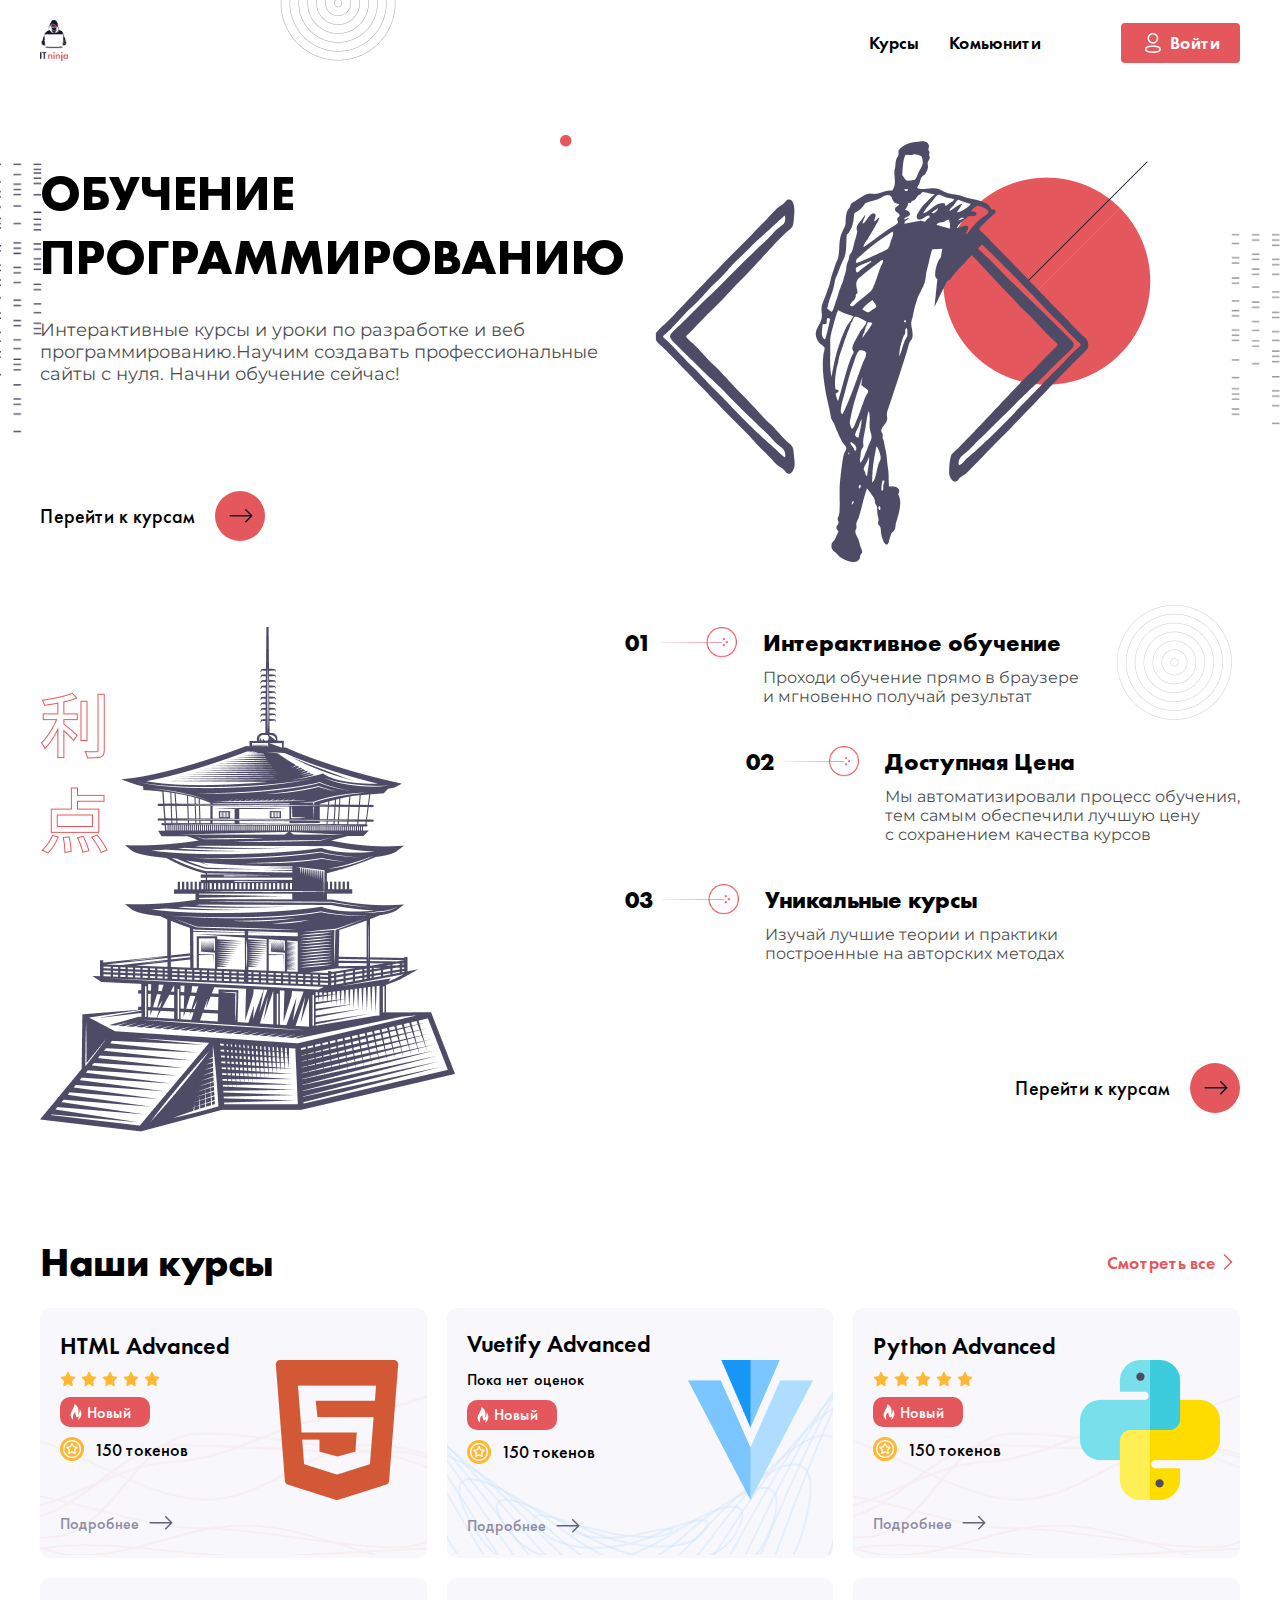
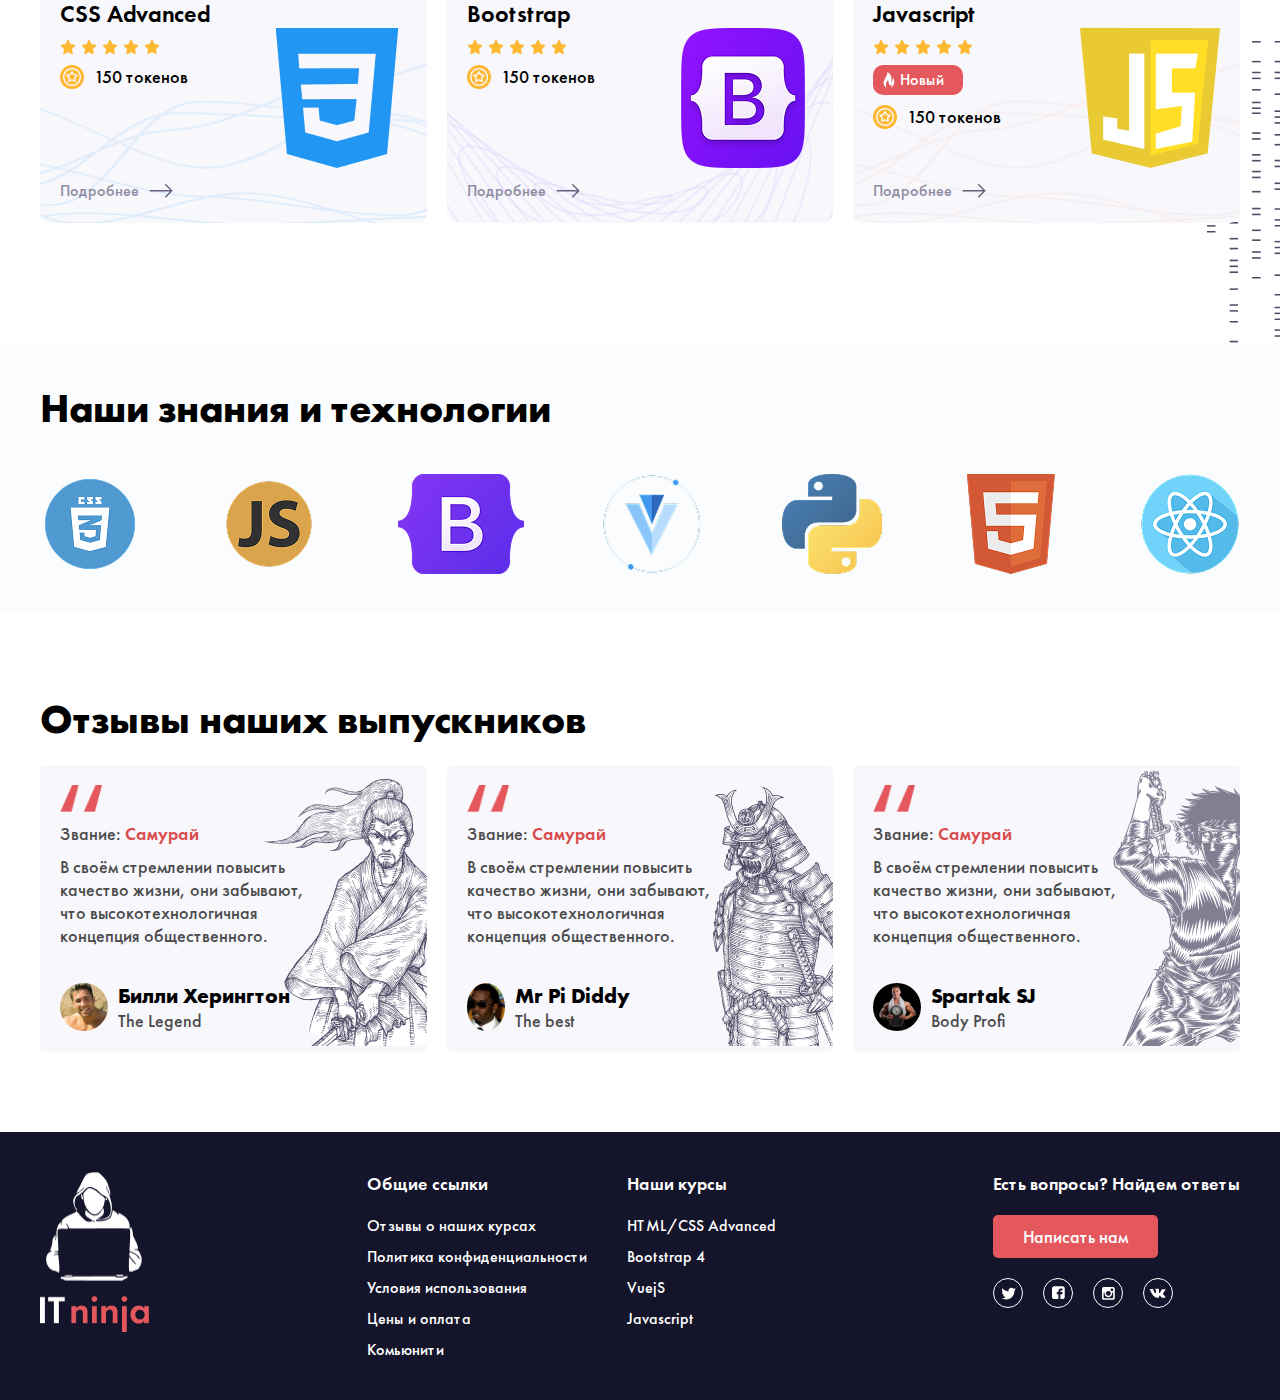
<file: index.html>
<!DOCTYPE html>
<html lang="en">

<head>
    <meta charset="UTF-8" />
    <meta name="viewport" content="width=device-width, initial-scale=1.0" />
    <link rel="stylesheet" href="style.css" />
    <link rel="preconnect" href="https://fonts.googleapis.com" />
    <link rel="preconnect" href="https://fonts.gstatic.com" crossorigin />
    <link href="https://fonts.googleapis.com/css2?family=Montserrat:ital,wght@0,100..900;1,100..900&display=swap"rel="stylesheet" />
    <link rel="shortcut icon" href="./images/Tabicon.png" type="image/x-icon" />
    <title>ItNinja</title>
</head>

<body>
    <div class="welcome-page">
        <div class="conteiner welcome-background">
            <header class="header">
                <div class="left-side">
                    <a href="./index.html">
                        <img src="./images/Logo.png" width="28px" height="auto" alt="logo" class="logo" />
                    </a>
                </div>
                <div class="right-side">
                    <nav class="header-nav">
                        <a href="./courses.html" class="header-links">Курсы</a>
                        <a href="" class="header-links">Комьюнити</a>
                    </nav>
                    <a href="" class="login-btn">
                        <img src="./images/Profile.png" alt="Profile" /><span>Войти</span>
                    </a>
                </div>
            </header>
            <section class="welcome-content">
                <div class="welcome-text-cont">
                    <h1>
                        Обучение<br />
                        программированию
                    </h1>
                    <p>
                        Интерактивные курсы и уроки по разработке и веб<br />
                        программированию.Научим создавать профессиональные<br />
                        сайты с нуля. Начни обучение сейчас!
                    </p>
                </div>
                <div class="welcome-pictures">
                    <img class="welcome-main-pic" src="./images/person&sun.png" alt="pic.png" />
                </div>
                <div class="next-btn">
                    <span>Перейти к курсам</span>
                    <a href="./courses.html" class="circle-button">
                        <img src="./images/Nextbtn.png" width="43px" height="43px" alt="next-btn" />
                    </a>
                </div>
            </section>
        </div>
    </div>

    <main class="main">
        <div class="conteiner">
            <section class="temple">
                <div class="temple-photo-wrapper">
                    <img src="./images/temple.png" alt="temple" class="temple-photo" />
                </div>
                <div class="temple-content">
                    <img src="./images/uzumaki.png" alt="uzumaki" class="uzumaki" />
                    <div class="temple-element starter">
                        <div class="temple-el_right">
                            <h1>01</h1>
                            <img src="./images/marker.png" class="marker-photo" alt="marker" />
                        </div>
                        <div class="temple-el_left">
                            <h1>Интерактивное обучение</h1>
                            <p>
                                Проходи обучение прямо в браузере<br />
                                и мгновенно получай результат
                            </p>
                        </div>
                    </div>
                    <div class="temple-element end">
                        <div class="temple-el_right">
                            <h1>02</h1>
                            <img src="./images/marker.png" class="marker-photo" alt="marker" />
                        </div>
                        <div class="temple-el_left">
                            <h1>Доступная Цена</h1>
                            <p>
                                Мы автоматизировали процесс обучения,<br />
                                тем самым обеспечили лучшую цену<br />
                                с сохранением качества курсов
                            </p>
                        </div>
                    </div>
                    <div class="temple-element starter">
                        <div class="temple-el_right">
                            <h1>03</h1>
                            <img src="./images/marker.png" class="marker-photo" alt="marker" />
                        </div>
                        <div class="temple-el_left">
                            <h1>Уникальные курсы</h1>
                            <p>
                                Изучай лучшие теории и практики<br />
                                построенные на авторских методах
                            </p>
                        </div>
                    </div>
                </div>
                <div class="next-btn end twice-column">
                    <span>Перейти к курсам</span>
                    <a href="./courses.html" class="circle-button">
                        <img src="./images/Nextbtn.png" width="43px" height="43px" alt="next-btn" />
                    </a>
                </div>
            </section>
        </div>
        <div class="absolute-for-course">
            <img src="./images/нашикурсы/bcthing.png" alt="" class="courses-cards-back" />
            <div class="conteiner">
                <section class="our-courses">
                    <div class="courses-header">
                        <h1>Наши курсы</h1>
                        <a href="./courses.html" class="all-courses">
                            <span>Смотреть все</span>
                            <img src="./images/нашикурсы/Arrow - Right 2.png" alt="right" />
                        </a>
                    </div>
                    <div class="courses-cards">
                        <div class="courses-bloock">
                            <div class="left-sider">
                                <div class="topper">
                                    <h2>HTML Advanced</h2>
                                    <div class="reiting">
                                        <img src="./images/нашикурсы/star.png" alt="icon" class="reiting-star" />
                                        <img src="./images/нашикурсы/star.png" alt="icon" class="reiting-star" />
                                        <img src="./images/нашикурсы/star.png" alt="icon" class="reiting-star" />
                                        <img src="./images/нашикурсы/star.png" alt="icon" class="reiting-star" />
                                        <img src="./images/нашикурсы/star.png" alt="icon" class="reiting-star" />
                                    </div>
                                    <div class="course-meta">
                                        <div class="new-course">
                                            <img src="./images/нашикурсы/surface1.png" alt="icon" />
                                            <span>Новый</span>
                                        </div>
                                        <div class="course-price">
                                            <img src="./images/нашикурсы/coin 1.png" alt="icon" />
                                            <span>150 токенов</span>
                                        </div>
                                    </div>
                                </div>
                                <a class="continue-to" href="./course_about.html">
                                    <span class="opacityspan" >Подробнее</span>
                                    <img src="./images/нашикурсы/Arrow - Right.png" alt="icon" />
                                </a>
                            </div>
                            <div class="right-sider">
                                <img src="./images/нашикурсы/html-5.png" alt="icon" />
                            </div>
                        </div>
                        <div class="courses-bloock secondback">
                            <div class="left-sider">
                                <div class="topper">
                                    <h2>Vuetify Advanced</h2>
                                    <p>Пока нет оценок</p>
                                    <div class="course-meta">
                                        <div class="new-course">
                                            <img src="./images/нашикурсы/surface1.png" alt="icon" />
                                            <span>Новый</span>
                                        </div>
                                        <div class="course-price">
                                            <img src="./images/нашикурсы/coin 1.png" alt="icon" />
                                            <span>150 токенов</span>
                                        </div>
                                    </div>
                                </div>
                                <a class="continue-to" href="./course_about.html">
                                    <span class="opacityspan">Подробнее</span>
                                    <img src="./images/нашикурсы/Arrow - Right.png" alt="icon" />
                                </a>
                            </div>
                            <div class="right-sider">
                                <img src="./images/нашикурсы/VA icon.png" alt="icon" />
                            </div>
                        </div>
                        <div class="courses-bloock">
                            <div class="left-sider">
                                <div class="topper">
                                    <h2>Python Advanced</h2>
                                    <div class="reiting">
                                        <img src="./images/нашикурсы/star.png" alt="icon" class="reiting-star" />
                                        <img src="./images/нашикурсы/star.png" alt="icon" class="reiting-star" />
                                        <img src="./images/нашикурсы/star.png" alt="icon" class="reiting-star" />
                                        <img src="./images/нашикурсы/star.png" alt="icon" class="reiting-star" />
                                        <img src="./images/нашикурсы/star.png" alt="icon" class="reiting-star" />
                                    </div>
                                    <div class="course-meta">
                                        <div class="new-course">
                                            <img src="./images/нашикурсы/surface1.png" alt="icon" />
                                            <span>Новый</span>
                                        </div>
                                        <div class="course-price">
                                            <img src="./images/нашикурсы/coin 1.png" alt="icon" />
                                            <span>150 токенов</span>
                                        </div>
                                    </div>
                                </div>
                                <a class="continue-to" href="./course_about.html">
                                    <span class="opacityspan">Подробнее</span>
                                    <img src="./images/нашикурсы/Arrow - Right.png" alt="icon" />
                                </a>
                            </div>
                            <div class="right-sider">
                                <img src="./images/нашикурсы/python.png" alt="icon" />
                            </div>
                        </div>
                        <div class="courses-bloock fourback">
                            <div class="left-sider">
                                <div class="topper">
                                    <h2>CSS Advanced</h2>
                                    <div class="reiting">
                                        <img src="./images/нашикурсы/star.png" alt="icon" class="reiting-star" />
                                        <img src="./images/нашикурсы/star.png" alt="icon" class="reiting-star" />
                                        <img src="./images/нашикурсы/star.png" alt="icon" class="reiting-star" />
                                        <img src="./images/нашикурсы/star.png" alt="icon" class="reiting-star" />
                                        <img src="./images/нашикурсы/star.png" alt="icon" class="reiting-star" />
                                    </div>
                                    <div class="course-meta">
                                        <div class="course-price">
                                            <img src="./images/нашикурсы/coin 1.png" alt="icon" />
                                            <span>150 токенов</span>
                                        </div>
                                        <div class="new-course hidden">
                                            <img src="./images/нашикурсы/surface1.png" alt="icon" />
                                            <span>Новый</span>
                                        </div>
                                    </div>
                                </div>
                                <a class="continue-to" href="./course_about.html">
                                    <span class="opacityspan">Подробнее</span>
                                    <img src="./images/нашикурсы/Arrow - Right.png" alt="icon" />
                                </a>
                            </div>
                            <div class="right-sider">
                                <img src="./images/нашикурсы/css-3.png" alt="icon" />
                            </div>
                        </div>
                        <div class="courses-bloock fiveback">
                            <div class="left-sider">
                                <div class="topper">
                                    <h2>Bootstrap</h2>
                                    <div class="reiting">
                                        <img src="./images/нашикурсы/star.png" alt="icon" class="reiting-star" />
                                        <img src="./images/нашикурсы/star.png" alt="icon" class="reiting-star" />
                                        <img src="./images/нашикурсы/star.png" alt="icon" class="reiting-star" />
                                        <img src="./images/нашикурсы/star.png" alt="icon" class="reiting-star" />
                                        <img src="./images/нашикурсы/star.png" alt="icon" class="reiting-star" />
                                    </div>
                                    <div class="course-meta">
                                        <div class="course-price">
                                            <img src="./images/нашикурсы/coin 1.png" alt="icon" />
                                            <span>150 токенов</span>
                                        </div>
                                        <div class="new-course hidden">
                                            <img src="./images/нашикурсы/surface1.png" alt="icon" />
                                            <span>Новый</span>
                                        </div>
                                    </div>
                                </div>
                                <a class="continue-to" href="./course_about.html">
                                    <span class="opacityspan">Подробнее</span>
                                    <img src="./images/нашикурсы/Arrow - Right.png" alt="icon" />
                                </a>
                            </div>
                            <div class="right-sider">
                                <img src="./images/нашикурсы/Bootstrap.png" alt="icon" />
                            </div>
                        </div>
                        <div class="courses-bloock">
                            <div class="left-sider">
                                <div class="topper">
                                    <h2>Javascript</h2>
                                    <div class="reiting">
                                        <img src="./images/нашикурсы/star.png" alt="icon" class="reiting-star" />
                                        <img src="./images/нашикурсы/star.png" alt="icon" class="reiting-star" />
                                        <img src="./images/нашикурсы/star.png" alt="icon" class="reiting-star" />
                                        <img src="./images/нашикурсы/star.png" alt="icon" class="reiting-star" />
                                        <img src="./images/нашикурсы/star.png" alt="icon" class="reiting-star" />
                                    </div>
                                    <div class="course-meta">
                                        <div class="new-course">
                                            <img src="./images/нашикурсы/surface1.png" alt="icon" />
                                            <span>Новый</span>
                                        </div>
                                        <div class="course-price">
                                            <img src="./images/нашикурсы/coin 1.png" alt="icon" />
                                            <span>150 токенов</span>
                                        </div>
                                    </div>
                                </div>
                                <a class="continue-to" href="./course_about.html">
                                    <span class="opacityspan">Подробнее</span>
                                    <img src="./images/нашикурсы/Arrow - Right.png" alt="icon" />
                                </a>
                            </div>
                            <div class="right-sider">
                                <img src="./images/нашикурсы/javascript.png" alt="icon" />
                            </div>
                        </div>
                    </div>
                </section>
            </div>
        </div>
        <div class="space-for-our_knowledge">
            <div class="conteiner">
                <div class="knowledge-block">
                    <h1>Наши знания и технологии</h1>
                    <div class="knowledge-icon">
                        <img src="./images/Нашизнанияитехнологии/css.png" alt="icon" />
                        <img src="./images/Нашизнанияитехнологии/js.png" alt="icon" />
                        <img src="./images/Нашизнанияитехнологии/boot.png" alt="icon" />
                        <img src="./images/Нашизнанияитехнологии/via.png" alt="icon" />
                        <img src="./images/Нашизнанияитехнологии/py.png" alt="icon" />
                        <img src="./images/Нашизнанияитехнологии/html.png" alt="icon" />
                        <img src="./images/Нашизнанияитехнологии/react.png" alt="icon" />
                    </div>
                </div>
            </div>
        </div>
        <div class="conteiner">
            <section class="feedback-from-students">
                <h1 class="feedback-header" >Отзывы наших выпускников</h1>
                <div class="feedback-cards">
                    <div class="feedback-card">
                        <div class="feedback-top_content">
                            <img src="./images/Отзывыстудентов/“.png" alt="icon" class="apostroph">
                            <div class="status">
                                <p class="opacityspan">Звание: </p>
                                <span class="red-link">Самурай</span>
                            </div>
                            <p class="opacityspan">В своём стремлении повысить качество жизни, они забывают, что высокотехнологичная концепция общественного.</p>
                        </div>
                        <div class="feedback-author">
                            <img src="./images/Отзывыстудентов/billy.jpg" alt="icon" class="feedback-avatar">
                            <div class="author-name">
                                <h3>Билли Херингтон</h3>
                                <p class="opacityspan" >The Legend</p>
                            </div>
                        </div>
                    </div>
                    <div class="feedback-card darksamurai">
                        <div class="feedback-top_content">
                            <img src="./images/Отзывыстудентов/“.png" alt="icon" class="apostroph">
                            <div class="status">
                                <p class="opacityspan">Звание: </p>
                                <span class="red-link">Самурай</span>
                            </div>
                            <p class="opacityspan">В своём стремлении повысить качество жизни, они забывают, что высокотехнологичная концепция общественного.</p>
                        </div>
                        <div class="feedback-author">
                            <img src="./images/Отзывыстудентов/diddy.jpg" alt="icon" class="feedback-avatar">
                            <div class="author-name">
                                <h3>Mr Pi Diddy</h3>
                                <p class="opacityspan">The best</p>
                            </div>
                        </div>
                    </div>
                    <div class="feedback-card ninja">
                        <div class="feedback-top_content">
                            <img src="./images/Отзывыстудентов/“.png" alt="icon" class="apostroph">
                            <div class="status">
                                <p class="opacityspan">Звание: </p>
                                <span class="red-link">Самурай</span>
                            </div>
                            <p class="opacityspan">В своём стремлении повысить качество жизни, они забывают, что высокотехнологичная концепция общественного.</p>
                        </div>
                        <div class="feedback-author">
                            <img src="./images/Отзывыстудентов/sj.jpg" alt="icon" class="feedback-avatar">
                            <div class="author-name">
                                <h3>Spartak SJ</h3>
                                <p class="opacityspan">Body Profi</p>
                            </div>
                        </div>
                    </div>
                </div>
            </section>
        </div>
    </main>

    <footer class="footer">
        <div class="conteiner">
            <div class="footer-content">
                <img src="./images/footer/footerlogo.png" alt="logo" class="footer-logo">
                <nav class="footer-navigation">
                    <div class="link-block1">
                        <p>Общие ссылки</p>
                        <ul class="link-list_footer">
                            <li class="footer-links">Отзывы о наших курсах</li>
                            <li class="footer-links">Политика конфиденциальности</li>
                            <li class="footer-links">Условия использования</li>
                            <li class="footer-links">Цены и оплата</li>
                            <li class="footer-links">Комьюнити</li>
                        </ul>
                    </div>
                    <div class="link-block2">
                        <p>Наши курсы</p>
                        <ul class="link-list_footer">
                            <li class="footer-links">HTML/CSS Advanced</li>
                            <li class="footer-links">Bootstrap 4</li>
                            <li class="footer-links">VuejS</li>
                            <li class="footer-links">Javascript</li>
                        </ul>
                    </div>
                </nav>
                <div class="footer-feedback">
                    <p>Есть вопросы? Найдем ответы</p>
                    <div class="feedback-botton">Написать нам</div>
                    <div class="social-media-links">
                        <a href="" class="social-media-links">
                            <img src="./images/footer/twitter.svg" alt="">
                        </a>
                        <a href="" class="social-media-links">
                            <img src="./images/footer/facebook.svg" alt="">
                        </a>
                        <a href="" class="social-media-links">
                            <img src="./images/footer/instagramm.svg" alt="">
                        </a>
                        <a href="" class="social-media-links">
                            <img src="./images/footer/vk.svg" alt="">
                        </a>
                    </div>
                </div>
            </div>
        </div>
    </footer>
</body>

</html>
</file>
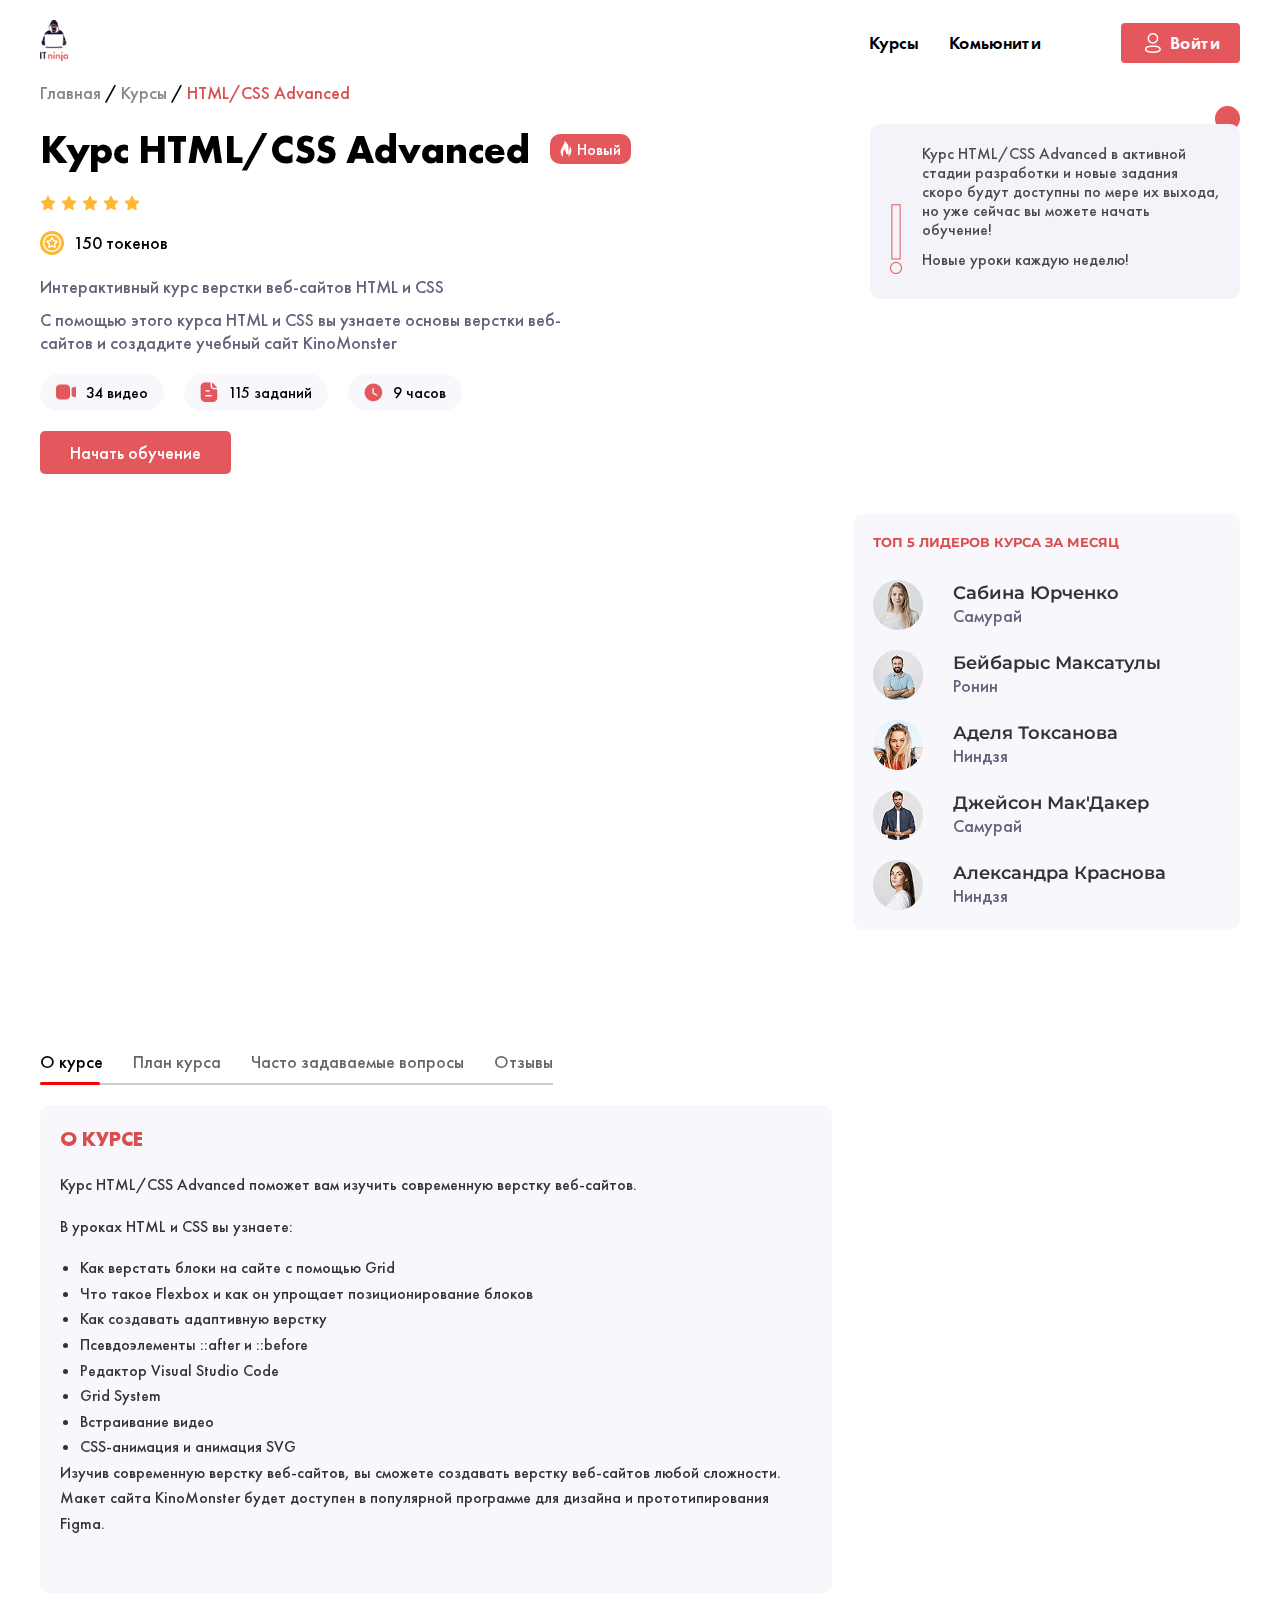
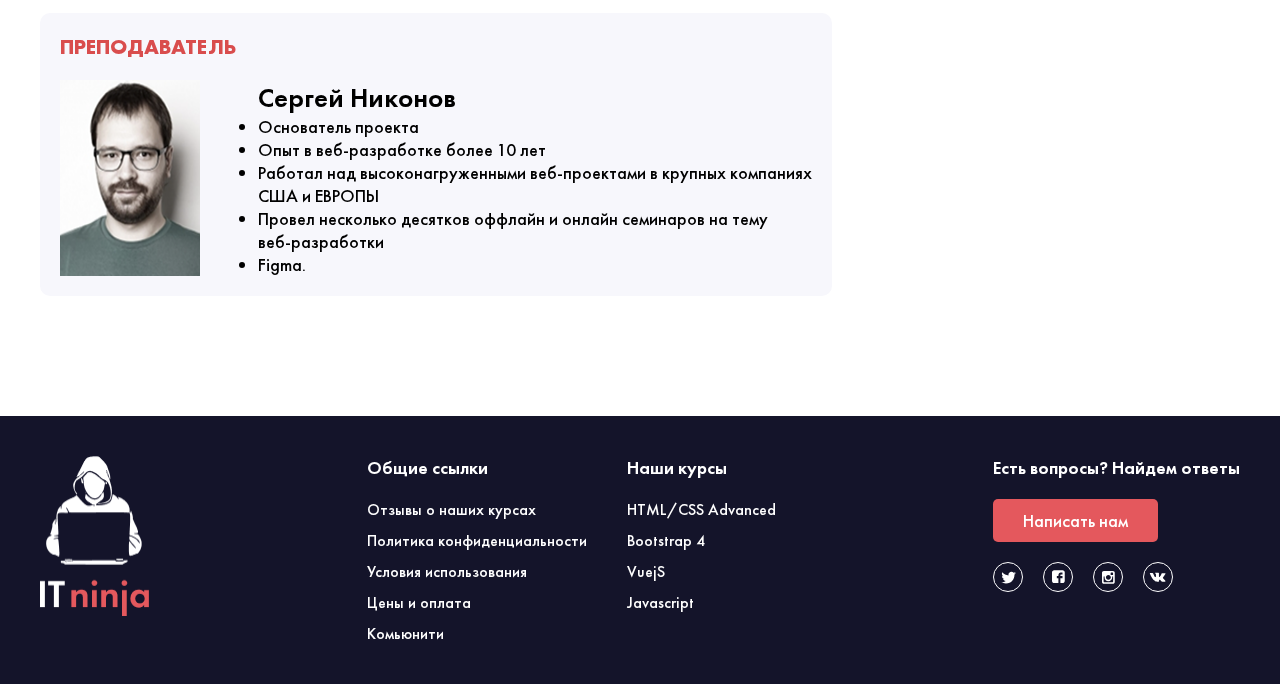
<file: course_about.html>
<!DOCTYPE html>
<html lang="en">

<head>
    <meta charset="UTF-8">
    <meta name="viewport" content="width=device-width, initial-scale=1.0">
    <link rel="stylesheet" href="style.css">
    <link rel="preconnect" href="https://fonts.googleapis.com">
    <link rel="preconnect" href="https://fonts.gstatic.com" crossorigin>
    <link href="https://fonts.googleapis.com/css2?family=Montserrat:ital,wght@0,100..900;1,100..900&display=swap"
        rel="stylesheet">
    <link rel="shortcut icon" href="./images/Tabicon.png" type="image/x-icon">
    <title>Courses about</title>
</head>

<body>
    <div class="conteiner">
        <header class="header">
            <div class="left-side">
                <a href="./index.html">
                    <img src="./images/Logo.png" width="28px" height="auto" alt="logo" class="logo" />
                </a>
            </div>
            <div class="right-side">
                <nav class="header-nav">
                    <a href="./courses.html" class="header-links">Курсы</a>
                    <a href="" class="header-links">Комьюнити</a>
                </nav>
                <a href="" class="login-btn">
                    <img src="./images/Profile.png" alt="Profile" /><span>Войти</span>
                </a>
            </div>
        </header>
        <main class="courses-about-main">
            <section class="about-welcome">
                <img src="./images/aboutcourses/circle.png" alt="" class="courses-abcolute">
                <nav class="about-links">
                    <p class="breadcrumbs">
                        <a href="./index.html" class="breadcrumb-link gray-link">Главная</a> /
                        <a href="./courses.html" class="breadcrumb-link gray-link">Курсы</a> /
                        <span class="breadcrumb-link red-link">HTML/CSS Advanced</span>
                    </p>
                </nav>
                <div class="about-welcome-content">
                    <div class="about-welcome-left">
                        <div class="about-welcome-header">
                            <h1>Курс HTML/CSS Advanced</h1>
                            <div class="new-course">
                                <img src="./images/нашикурсы/surface1.png" alt="icon" />
                                <span>Новый</span>
                            </div>
                        </div>
                        <div class="reiting">
                            <img src="./images/нашикурсы/star.png" alt="icon" class="reiting-star" />
                            <img src="./images/нашикурсы/star.png" alt="icon" class="reiting-star" />
                            <img src="./images/нашикурсы/star.png" alt="icon" class="reiting-star" />
                            <img src="./images/нашикурсы/star.png" alt="icon" class="reiting-star" />
                            <img src="./images/нашикурсы/star.png" alt="icon" class="reiting-star" />
                        </div>
                        <div class="course-price">
                            <img src="./images/нашикурсы/coin 1.png" alt="icon" />
                            <span>150 токенов</span>
                        </div>
                        <p class="left-paragraph">
                            Интерактивный курс верстки веб-сайтов HTML и CSS
                            <span style="display: block; margin-top: 10px;">
                                С помощью этого курса HTML и CSS вы узнаете основы верстки веб-<br>сайтов и создадите
                                учебный сайт KinoMonster
                            </span>
                        </p>
                        <div class="detail-info">
                            <div class="info-item">
                                <img src="./images/aboutcourses/video.png" alt="">
                                <p>34 видео</p>
                            </div>
                            <div class="info-item">
                                <img src="./images/aboutcourses/tasks.png" alt="">
                                <p>115 заданий</p>
                            </div>
                            <div class="info-item">
                                <img src="./images/aboutcourses/time.png" alt="">
                                <p>9 часов</p>
                            </div>
                        </div>
                        <div class="feedback-botton margining">Начать обучение</div>
                    </div>
                    <div class="about-welcome-right">
                        <div class="info-box">
                            <div class="info-icon">
                                <img src="./images/aboutcourses/!.png" alt="">
                            </div>
                            <div class="info-text">
                                <p>
                                    Курс HTML/CSS Advanced в активной стадии разработки и новые задания скоро будут
                                    доступны по мере их выхода, но уже сейчас вы можете начать обучение!
                                </p>
                                <p class="highlighted">Новые уроки каждую неделю!</p>
                            </div>
                        </div>
                    </div>
                </div>
            </section>
            <section class="video-reiting">
                <iframe class="video-frame red-link" src="https://www.youtube.com/embed/NjahiPD445k?si=HtlvsvX8Wn3c7gnC"
                    title="YouTube video player" frameborder="0"
                    allow="accelerometer; autoplay; clipboard-write; encrypted-media; gyroscope; picture-in-picture; web-share"
                    referrerpolicy="strict-origin-when-cross-origin" allowfullscreen></iframe>
                <div class="list-section red-link">
                    <h5 class="red-link">ТОП 5 ЛИДЕРОВ КУРСА ЗА МЕСЯЦ</h5>
                    <div class="students">
                        <div class="student">
                            <img src="./images/Отзывыстудентов/Ellipse 92.png" alt="img">
                            <div class="student-name">
                                <p class="boldy">Сабина Юрченко</p>
                                <p class="common-item">Самурай</p>
                            </div>
                        </div>
                        <div class="student">
                            <img src="./images/Отзывыстудентов/Ellipse 92-2.png" alt="img">
                            <div class="student-name">
                                <p class="boldy">Бейбарыс Максатулы</p>
                                <p class="common-item">Ронин</p>
                            </div>
                        </div>
                        <div class="student">
                            <img src="./images/Отзывыстудентов/Ellipse 92-4.png" alt="img">
                            <div class="student-name">
                                <p class="boldy">Аделя Токсанова</p>
                                <p class="common-item">Ниндзя</p>
                            </div>
                        </div>
                        <div class="student">
                            <img src="./images/Отзывыстудентов/Ellipse 92-1.png" alt="img">
                            <div class="student-name">
                                <p class="boldy">Джейсон Мак'Дакер</p>
                                <p class="common-item">Самурай</p>
                            </div>
                        </div>
                        <div class="student">
                            <img src="./images/Отзывыстудентов/Ellipse 92-3.png" alt="img">
                            <div class="student-name">
                                <p class="boldy">Александра Краснова</p>
                                <p class="common-item">Ниндзя</p>
                            </div>
                        </div>
                    </div>
                </div>
            </section>
            <section class="courses-info">
                <div class="information-wrapper">
                    <div class="tab-menu" id="tabMenu">
                        <div class="tab active">О курсе</div>
                        <div class="tab">План курса</div>
                        <div class="tab">Часто задаваемые вопросы</div>
                        <div class="tab">Отзывы</div>
                        <div class="indicator" id="indicator"></div>
                    </div>
                    <div class="course-addiction-info">
                        <h3 class="red-link">О КУРСЕ</h3>
                        <div class="text-block">
                            <p>Курс HTML/CSS Advanced поможет вам изучить современную верстку веб-сайтов.</p>
                            <p>В уроках HTML и CSS вы узнаете:</p>
                            <ul>
                                <li>Как верстать блоки на сайте с помощью Grid</li>
                                <li>Что такое Flexbox и как он упрощает позиционирование блоков</li>
                                <li>Как создавать адаптивную верстку</li>
                                <li>Псевдоэлементы ::after и ::before</li>
                                <li>Редактор Visual Studio Code</li>
                                <li>Grid System</li>
                                <li>Встраивание видео</li>
                                <li>CSS-анимация и анимация SVG</li>
                            </ul>
                            <p class="margining">Изучив современную верстку веб-сайтов, вы сможете создавать верстку веб-сайтов любой сложности. Макет сайта KinoMonster будет доступен в популярной программе для дизайна и прототипирования Figma.</p>
                          </div>
                    </div>
                    <div class="speaker-info course-addiction-info">
                        <h3 class="red-link">ПРЕПОДАВАТЕЛЬ</h3>
                        <div class="speaker-skills">
                            <img src="./images/Отзывыстудентов/Rectangle 1209.png" alt="img">
                            <div class="speaker-detailed-info">
                                <p class="boldy remming">Сергей Никонов</p>
                                <ul>
                                    <li>Основатель проекта</li>
                                    <li>Опыт в веб-разработке более 10 лет</li>
                                    <li>Работал над высоконагруженными веб-проектами в крупных компаниях <br> США и ЕВРОПЫ</li>
                                    <li>Провел несколько десятков оффлайн и онлайн семинаров на тему <br> веб-разработки</li>
                                    <li>Figma.</li>
                                  </ul>
                            </div>
                        </div>
                    </div>
                </div>
            </section>
        </main>
    </div>
    <footer class="footer">
        <div class="conteiner">
            <div class="footer-content">
                <img src="./images/footer/footerlogo.png" alt="logo" class="footer-logo">
                <nav class="footer-navigation">
                    <div class="link-block1">
                        <p>Общие ссылки</p>
                        <ul class="link-list_footer">
                            <li class="footer-links">Отзывы о наших курсах</li>
                            <li class="footer-links">Политика конфиденциальности</li>
                            <li class="footer-links">Условия использования</li>
                            <li class="footer-links">Цены и оплата</li>
                            <li class="footer-links">Комьюнити</li>
                        </ul>
                    </div>
                    <div class="link-block2">
                        <p>Наши курсы</p>
                        <ul class="link-list_footer">
                            <li class="footer-links">HTML/CSS Advanced</li>
                            <li class="footer-links">Bootstrap 4</li>
                            <li class="footer-links">VuejS</li>
                            <li class="footer-links">Javascript</li>
                        </ul>
                    </div>
                </nav>
                <div class="footer-feedback">
                    <p>Есть вопросы? Найдем ответы</p>
                    <div class="feedback-botton">Написать нам</div>
                    <div class="social-media-links">
                        <a href="" class="social-media-links">
                            <img src="./images/footer/twitter.svg" alt="">
                        </a>
                        <a href="" class="social-media-links">
                            <img src="./images/footer/facebook.svg" alt="">
                        </a>
                        <a href="" class="social-media-links">
                            <img src="./images/footer/instagramm.svg" alt="">
                        </a>
                        <a href="" class="social-media-links">
                            <img src="./images/footer/vk.svg" alt="">
                        </a>
                    </div>
                </div>
            </div>
        </div>
    </footer>
    <script>
        const tabs = document.querySelectorAll(".tab");
        const indicator = document.getElementById("indicator");

        function updateIndicator(el) {
            indicator.style.width = `${el.offsetWidth}px`;
            indicator.style.left = `${el.offsetLeft}px`;
        }

        tabs.forEach(tab => {
            tab.addEventListener("click", () => {
                tabs.forEach(t => t.classList.remove("active"));
                tab.classList.add("active");
                updateIndicator(tab);
            });
        });

        // Инициализация по умолчанию
        window.addEventListener("DOMContentLoaded", () => {
            const activeTab = document.querySelector(".tab.active");
            updateIndicator(activeTab);
        });
    </script>
</body>

</html>
</file>
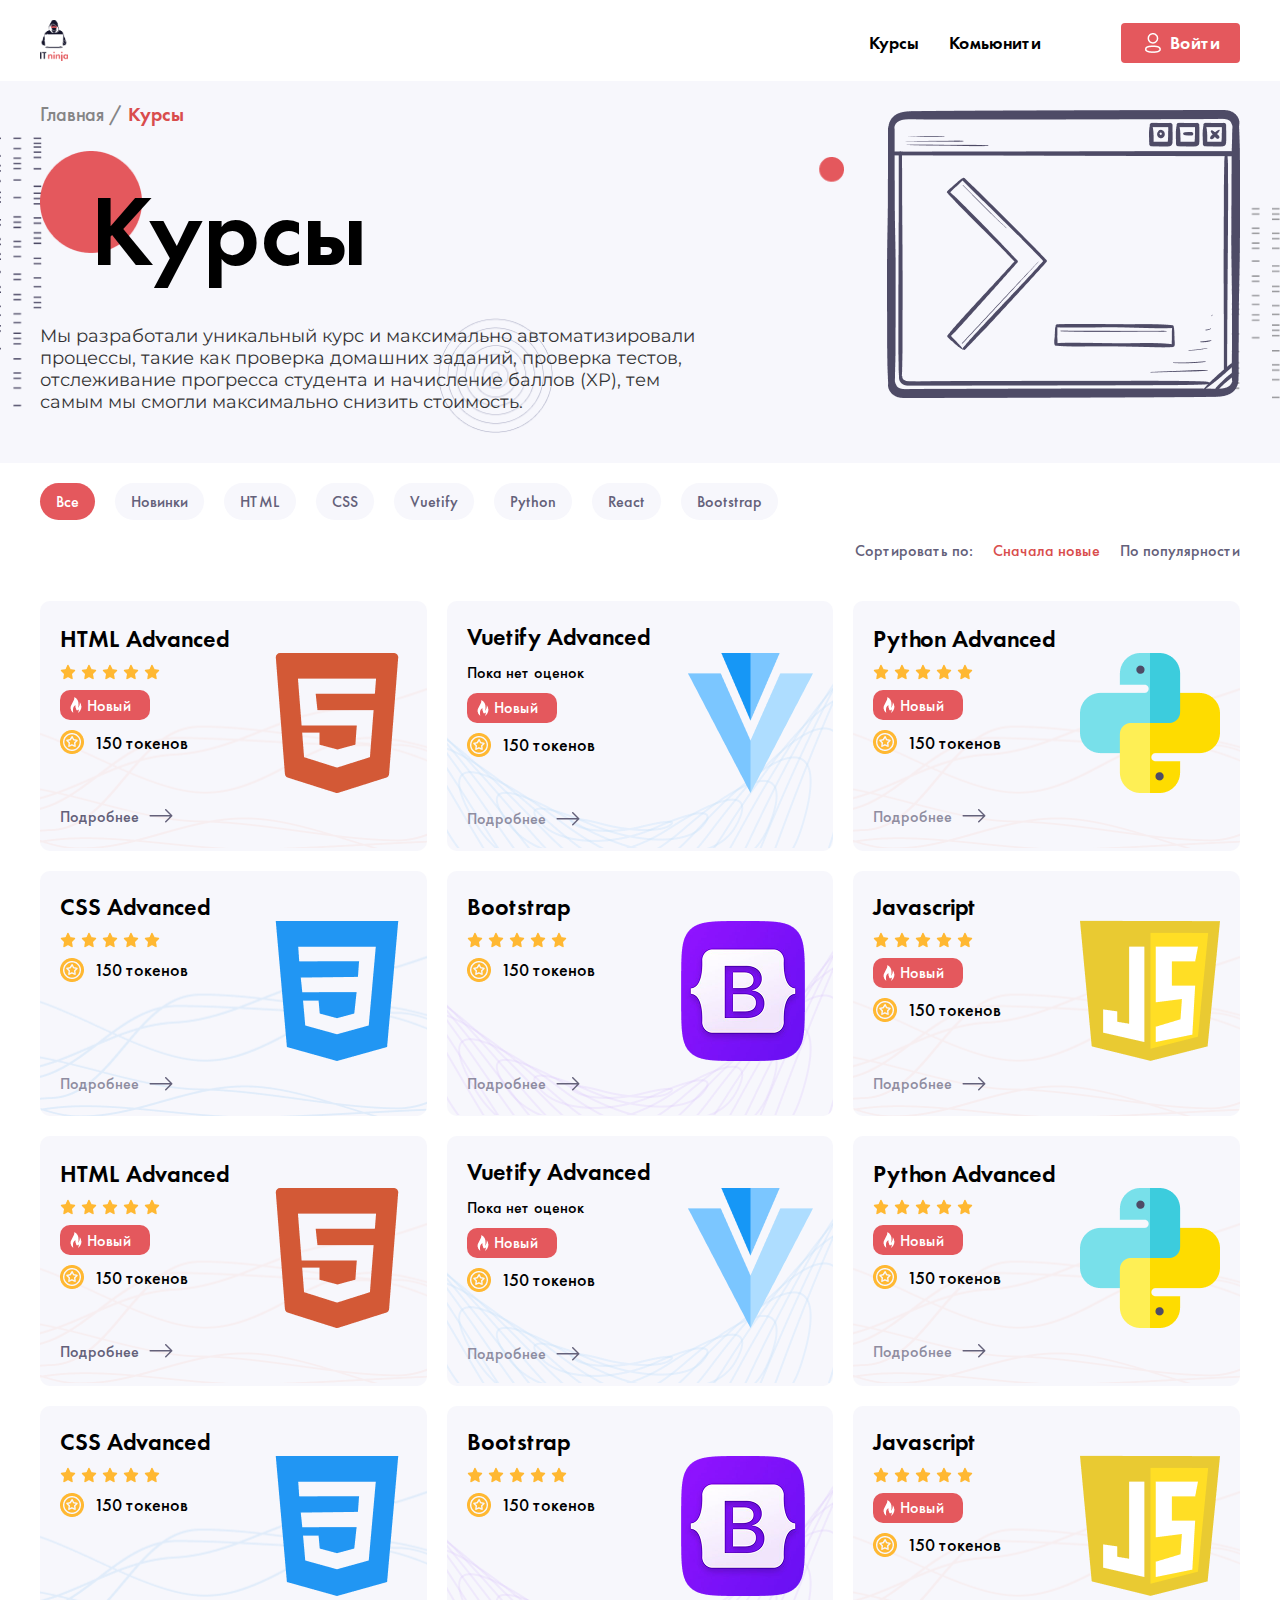
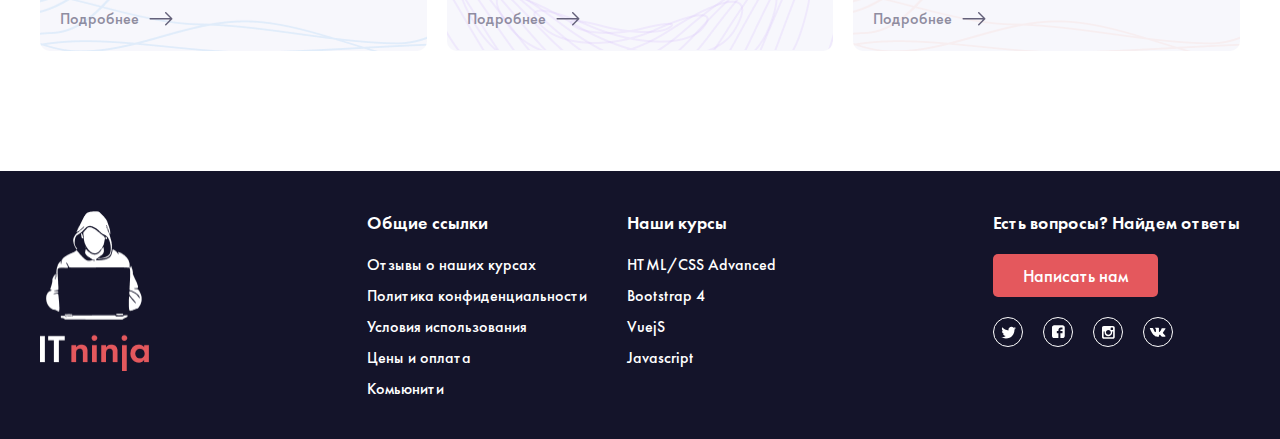
<file: courses.html>
<!DOCTYPE html>
<html lang="en">

<head>
    <meta charset="UTF-8">
    <meta name="viewport" content="width=device-width, initial-scale=1.0">
    <link rel="stylesheet" href="style.css">
    <link rel="preconnect" href="https://fonts.googleapis.com">
    <link rel="preconnect" href="https://fonts.gstatic.com" crossorigin>
    <link href="https://fonts.googleapis.com/css2?family=Montserrat:ital,wght@0,100..900;1,100..900&display=swap"
        rel="stylesheet">
    <link rel="shortcut icon" href="./images/Tabicon.png" type="image/x-icon">
    <title>Courses</title>
</head>

<body>
    <div class="conteiner">
        <header class="header">
            <div class="left-side">
                <a href="./index.html">
                    <img src="./images/Logo.png" width="28px" height="auto" alt="logo" class="logo" />
                </a>
            </div>
            <div class="right-side">
                <nav class="header-nav">
                    <a href="./courses.html" class="header-links">Курсы</a>
                    <a href="" class="header-links">Комьюнити</a>
                </nav>
                <a href="" class="login-btn">
                    <img src="./images/Profile.png" alt="Profile" /><span>Войти</span>
                </a>
            </div>
        </header>
    </div>
    <main class="course-main">
        <div class="welcome-page courses-background">
            <div class="conteiner">
                <section class="courses-welcome">
                    <img src="./images/курсы/course-welcome-background.png" class="background-to-courses" alt="">
                    <div class="courses-left-side">
                        <p><a href="./index.html" class="course-header-links">Главная /</a><span class="courses-link">
                                Курсы</span></p>
                        <h1>Курсы</h1>
                        <p class="course-welcome-text">
                            Мы разработали уникальный курс и максимально автоматизировали<br> процессы, такие как
                            проверка
                            домашних
                            заданий, проверка тестов,<br> отслеживание прогресса студента и начисление баллов (XP),
                            тем<br> самым мы
                            смогли максимально снизить стоимость.</p>
                    </div>
                    <div class="courses-right-side">
                        <img src="./images/курсы/pic.png" alt="">
                    </div>
                </section>
            </div>
        </div>
        <div class="conteiner">
            <section class="courses-sort">
                <div class="costom-sort">
                    <div class="sort-item costomized">Все</div>
                    <div class="sort-item">Новинки</div>
                    <div class="sort-item">HTML</div>
                    <div class="sort-item">CSS</div>
                    <div class="sort-item">Vuetify</div>
                    <div class="sort-item">Python</div>
                    <div class="sort-item">React</div>
                    <div class="sort-item">Bootstrap</div>
                </div>
                <div class="common-sort">
                    <div class="common-item">Сортировать по:</div>
                    <div class="common-item costomiseded">Сначала новые</div>
                    <div class="common-item">По популярности</div>
                </div>
            </section>
            <section class="our-courses">
                <div class="courses-cards">
                    <div class="courses-bloock">
                        <div class="left-sider">
                            <div class="topper">
                                <h2>HTML Advanced</h2>
                                <div class="reiting">
                                    <img src="./images/нашикурсы/star.png" alt="icon" class="reiting-star" />
                                    <img src="./images/нашикурсы/star.png" alt="icon" class="reiting-star" />
                                    <img src="./images/нашикурсы/star.png" alt="icon" class="reiting-star" />
                                    <img src="./images/нашикурсы/star.png" alt="icon" class="reiting-star" />
                                    <img src="./images/нашикурсы/star.png" alt="icon" class="reiting-star" />
                                </div>
                                <div class="course-meta">
                                    <div class="new-course">
                                        <img src="./images/нашикурсы/surface1.png" alt="icon" />
                                        <span>Новый</span>
                                    </div>
                                    <div class="course-price">
                                        <img src="./images/нашикурсы/coin 1.png" alt="icon" />
                                        <span>150 токенов</span>
                                    </div>
                                </div>
                            </div>
                            <a class="continue-to" href="./course_about.html">
                                <span>Подробнее</span>
                                <img src="./images/нашикурсы/Arrow - Right.png" alt="icon" />
                            </a>
                        </div>
                        <div class="right-sider">
                            <img src="./images/нашикурсы/html-5.png" alt="icon" />
                        </div>
                    </div>
                    <div class="courses-bloock secondback">
                        <div class="left-sider">
                            <div class="topper">
                                <h2>Vuetify Advanced</h2>
                                <p>Пока нет оценок</p>
                                <div class="course-meta">
                                    <div class="new-course">
                                        <img src="./images/нашикурсы/surface1.png" alt="icon" />
                                        <span>Новый</span>
                                    </div>
                                    <div class="course-price">
                                        <img src="./images/нашикурсы/coin 1.png" alt="icon" />
                                        <span>150 токенов</span>
                                    </div>
                                </div>
                            </div>
                            <a class="continue-to" href="./course_about.html">
                                <span class="opacityspan">Подробнее</span>
                                <img src="./images/нашикурсы/Arrow - Right.png" alt="icon" />
                            </a>
                        </div>
                        <div class="right-sider">
                            <img src="./images/нашикурсы/VA icon.png" alt="icon" />
                        </div>
                    </div>
                    <div class="courses-bloock">
                        <div class="left-sider">
                            <div class="topper">
                                <h2>Python Advanced</h2>
                                <div class="reiting">
                                    <img src="./images/нашикурсы/star.png" alt="icon" class="reiting-star" />
                                    <img src="./images/нашикурсы/star.png" alt="icon" class="reiting-star" />
                                    <img src="./images/нашикурсы/star.png" alt="icon" class="reiting-star" />
                                    <img src="./images/нашикурсы/star.png" alt="icon" class="reiting-star" />
                                    <img src="./images/нашикурсы/star.png" alt="icon" class="reiting-star" />
                                </div>
                                <div class="course-meta">
                                    <div class="new-course">
                                        <img src="./images/нашикурсы/surface1.png" alt="icon" />
                                        <span>Новый</span>
                                    </div>
                                    <div class="course-price">
                                        <img src="./images/нашикурсы/coin 1.png" alt="icon" />
                                        <span>150 токенов</span>
                                    </div>
                                </div>
                            </div>
                            <a class="continue-to" href="./course_about.html">
                                <span class="opacityspan">Подробнее</span>
                                <img src="./images/нашикурсы/Arrow - Right.png" alt="icon" />
                            </a>
                        </div>
                        <div class="right-sider">
                            <img src="./images/нашикурсы/python.png" alt="icon" />
                        </div>
                    </div>
                    <div class="courses-bloock fourback">
                        <div class="left-sider">
                            <div class="topper">
                                <h2>CSS Advanced</h2>
                                <div class="reiting">
                                    <img src="./images/нашикурсы/star.png" alt="icon" class="reiting-star" />
                                    <img src="./images/нашикурсы/star.png" alt="icon" class="reiting-star" />
                                    <img src="./images/нашикурсы/star.png" alt="icon" class="reiting-star" />
                                    <img src="./images/нашикурсы/star.png" alt="icon" class="reiting-star" />
                                    <img src="./images/нашикурсы/star.png" alt="icon" class="reiting-star" />
                                </div>
                                <div class="course-meta">
                                    <div class="course-price">
                                        <img src="./images/нашикурсы/coin 1.png" alt="icon" />
                                        <span>150 токенов</span>
                                    </div>
                                    <div class="new-course hidden">
                                        <img src="./images/нашикурсы/surface1.png" alt="icon" />
                                        <span>Новый</span>
                                    </div>
                                </div>
                            </div>
                            <a class="continue-to" href="./course_about.html">
                                <span class="opacityspan">Подробнее</span>
                                <img src="./images/нашикурсы/Arrow - Right.png" alt="icon" />
                            </a>
                        </div>
                        <div class="right-sider">
                            <img src="./images/нашикурсы/css-3.png" alt="icon" />
                        </div>
                    </div>
                    <div class="courses-bloock fiveback">
                        <div class="left-sider">
                            <div class="topper">
                                <h2>Bootstrap</h2>
                                <div class="reiting">
                                    <img src="./images/нашикурсы/star.png" alt="icon" class="reiting-star" />
                                    <img src="./images/нашикурсы/star.png" alt="icon" class="reiting-star" />
                                    <img src="./images/нашикурсы/star.png" alt="icon" class="reiting-star" />
                                    <img src="./images/нашикурсы/star.png" alt="icon" class="reiting-star" />
                                    <img src="./images/нашикурсы/star.png" alt="icon" class="reiting-star" />
                                </div>
                                <div class="course-meta">
                                    <div class="course-price">
                                        <img src="./images/нашикурсы/coin 1.png" alt="icon" />
                                        <span>150 токенов</span>
                                    </div>
                                    <div class="new-course hidden">
                                        <img src="./images/нашикурсы/surface1.png" alt="icon" />
                                        <span>Новый</span>
                                    </div>
                                </div>
                            </div>
                            <a class="continue-to" href="./course_about.html">
                                <span class="opacityspan">Подробнее</span>
                                <img src="./images/нашикурсы/Arrow - Right.png" alt="icon" />
                            </a>
                        </div>
                        <div class="right-sider">
                            <img src="./images/нашикурсы/Bootstrap.png" alt="icon" />
                        </div>
                    </div>
                    <div class="courses-bloock">
                        <div class="left-sider">
                            <div class="topper">
                                <h2>Javascript</h2>
                                <div class="reiting">
                                    <img src="./images/нашикурсы/star.png" alt="icon" class="reiting-star" />
                                    <img src="./images/нашикурсы/star.png" alt="icon" class="reiting-star" />
                                    <img src="./images/нашикурсы/star.png" alt="icon" class="reiting-star" />
                                    <img src="./images/нашикурсы/star.png" alt="icon" class="reiting-star" />
                                    <img src="./images/нашикурсы/star.png" alt="icon" class="reiting-star" />
                                </div>
                                <div class="course-meta">
                                    <div class="new-course">
                                        <img src="./images/нашикурсы/surface1.png" alt="icon" />
                                        <span>Новый</span>
                                    </div>
                                    <div class="course-price">
                                        <img src="./images/нашикурсы/coin 1.png" alt="icon" />
                                        <span>150 токенов</span>
                                    </div>
                                </div>
                            </div>
                            <a class="continue-to" href="./course_about.html">
                                <span class="opacityspan">Подробнее</span>
                                <img src="./images/нашикурсы/Arrow - Right.png" alt="icon" />
                            </a>
                        </div>
                        <div class="right-sider">
                            <img src="./images/нашикурсы/javascript.png" alt="icon" />
                        </div>
                    </div>
                    <div class="courses-bloock">
                        <div class="left-sider">
                            <div class="topper">
                                <h2>HTML Advanced</h2>
                                <div class="reiting">
                                    <img src="./images/нашикурсы/star.png" alt="icon" class="reiting-star" />
                                    <img src="./images/нашикурсы/star.png" alt="icon" class="reiting-star" />
                                    <img src="./images/нашикурсы/star.png" alt="icon" class="reiting-star" />
                                    <img src="./images/нашикурсы/star.png" alt="icon" class="reiting-star" />
                                    <img src="./images/нашикурсы/star.png" alt="icon" class="reiting-star" />
                                </div>
                                <div class="course-meta">
                                    <div class="new-course">
                                        <img src="./images/нашикурсы/surface1.png" alt="icon" />
                                        <span>Новый</span>
                                    </div>
                                    <div class="course-price">
                                        <img src="./images/нашикурсы/coin 1.png" alt="icon" />
                                        <span>150 токенов</span>
                                    </div>
                                </div>
                            </div>
                            <a class="continue-to" href="./course_about.html">
                                <span>Подробнее</span>
                                <img src="./images/нашикурсы/Arrow - Right.png" alt="icon" />
                            </a>
                        </div>
                        <div class="right-sider">
                            <img src="./images/нашикурсы/html-5.png" alt="icon" />
                        </div>
                    </div>
                    <div class="courses-bloock secondback">
                        <div class="left-sider">
                            <div class="topper">
                                <h2>Vuetify Advanced</h2>
                                <p>Пока нет оценок</p>
                                <div class="course-meta">
                                    <div class="new-course">
                                        <img src="./images/нашикурсы/surface1.png" alt="icon" />
                                        <span>Новый</span>
                                    </div>
                                    <div class="course-price">
                                        <img src="./images/нашикурсы/coin 1.png" alt="icon" />
                                        <span>150 токенов</span>
                                    </div>
                                </div>
                            </div>
                            <a class="continue-to" href="./course_about.html">
                                <span class="opacityspan">Подробнее</span>
                                <img src="./images/нашикурсы/Arrow - Right.png" alt="icon" />
                            </a>
                        </div>
                        <div class="right-sider">
                            <img src="./images/нашикурсы/VA icon.png" alt="icon" />
                        </div>
                    </div>
                    <div class="courses-bloock">
                        <div class="left-sider">
                            <div class="topper">
                                <h2>Python Advanced</h2>
                                <div class="reiting">
                                    <img src="./images/нашикурсы/star.png" alt="icon" class="reiting-star" />
                                    <img src="./images/нашикурсы/star.png" alt="icon" class="reiting-star" />
                                    <img src="./images/нашикурсы/star.png" alt="icon" class="reiting-star" />
                                    <img src="./images/нашикурсы/star.png" alt="icon" class="reiting-star" />
                                    <img src="./images/нашикурсы/star.png" alt="icon" class="reiting-star" />
                                </div>
                                <div class="course-meta">
                                    <div class="new-course">
                                        <img src="./images/нашикурсы/surface1.png" alt="icon" />
                                        <span>Новый</span>
                                    </div>
                                    <div class="course-price">
                                        <img src="./images/нашикурсы/coin 1.png" alt="icon" />
                                        <span>150 токенов</span>
                                    </div>
                                </div>
                            </div>
                            <a class="continue-to" href="./course_about.html">
                                <span class="opacityspan">Подробнее</span>
                                <img src="./images/нашикурсы/Arrow - Right.png" alt="icon" />
                            </a>
                        </div>
                        <div class="right-sider">
                            <img src="./images/нашикурсы/python.png" alt="icon" />
                        </div>
                    </div>
                    <div class="courses-bloock fourback">
                        <div class="left-sider">
                            <div class="topper">
                                <h2>CSS Advanced</h2>
                                <div class="reiting">
                                    <img src="./images/нашикурсы/star.png" alt="icon" class="reiting-star" />
                                    <img src="./images/нашикурсы/star.png" alt="icon" class="reiting-star" />
                                    <img src="./images/нашикурсы/star.png" alt="icon" class="reiting-star" />
                                    <img src="./images/нашикурсы/star.png" alt="icon" class="reiting-star" />
                                    <img src="./images/нашикурсы/star.png" alt="icon" class="reiting-star" />
                                </div>
                                <div class="course-meta">
                                    <div class="course-price">
                                        <img src="./images/нашикурсы/coin 1.png" alt="icon" />
                                        <span>150 токенов</span>
                                    </div>
                                    <div class="new-course hidden">
                                        <img src="./images/нашикурсы/surface1.png" alt="icon" />
                                        <span>Новый</span>
                                    </div>
                                </div>
                            </div>
                            <a class="continue-to" href="./course_about.html">
                                <span class="opacityspan">Подробнее</span>
                                <img src="./images/нашикурсы/Arrow - Right.png" alt="icon" />
                            </a>
                        </div>
                        <div class="right-sider">
                            <img src="./images/нашикурсы/css-3.png" alt="icon" />
                        </div>
                    </div>
                    <div class="courses-bloock fiveback">
                        <div class="left-sider">
                            <div class="topper">
                                <h2>Bootstrap</h2>
                                <div class="reiting">
                                    <img src="./images/нашикурсы/star.png" alt="icon" class="reiting-star" />
                                    <img src="./images/нашикурсы/star.png" alt="icon" class="reiting-star" />
                                    <img src="./images/нашикурсы/star.png" alt="icon" class="reiting-star" />
                                    <img src="./images/нашикурсы/star.png" alt="icon" class="reiting-star" />
                                    <img src="./images/нашикурсы/star.png" alt="icon" class="reiting-star" />
                                </div>
                                <div class="course-meta">
                                    <div class="course-price">
                                        <img src="./images/нашикурсы/coin 1.png" alt="icon" />
                                        <span>150 токенов</span>
                                    </div>
                                    <div class="new-course hidden">
                                        <img src="./images/нашикурсы/surface1.png" alt="icon" />
                                        <span>Новый</span>
                                    </div>
                                </div>
                            </div>
                            <a class="continue-to" href="./course_about.html">
                                <span class="opacityspan">Подробнее</span>
                                <img src="./images/нашикурсы/Arrow - Right.png" alt="icon" />
                            </a>
                        </div>
                        <div class="right-sider">
                            <img src="./images/нашикурсы/Bootstrap.png" alt="icon" />
                        </div>
                    </div>
                    <div class="courses-bloock">
                        <div class="left-sider">
                            <div class="topper">
                                <h2>Javascript</h2>
                                <div class="reiting">
                                    <img src="./images/нашикурсы/star.png" alt="icon" class="reiting-star" />
                                    <img src="./images/нашикурсы/star.png" alt="icon" class="reiting-star" />
                                    <img src="./images/нашикурсы/star.png" alt="icon" class="reiting-star" />
                                    <img src="./images/нашикурсы/star.png" alt="icon" class="reiting-star" />
                                    <img src="./images/нашикурсы/star.png" alt="icon" class="reiting-star" />
                                </div>
                                <div class="course-meta">
                                    <div class="new-course">
                                        <img src="./images/нашикурсы/surface1.png" alt="icon" />
                                        <span>Новый</span>
                                    </div>
                                    <div class="course-price">
                                        <img src="./images/нашикурсы/coin 1.png" alt="icon" />
                                        <span>150 токенов</span>
                                    </div>
                                </div>
                            </div>
                            <a class="continue-to" href="./course_about.html">
                                <span class="opacityspan">Подробнее</span>
                                <img src="./images/нашикурсы/Arrow - Right.png" alt="icon" />
                            </a>
                        </div>
                        <div class="right-sider">
                            <img src="./images/нашикурсы/javascript.png" alt="icon" />
                        </div>
                    </div>
                </div>
            </section>
        </div>
    </main>

    <footer class="footer">
        <div class="conteiner">
            <div class="footer-content">
                <img src="./images/footer/footerlogo.png" alt="logo" class="footer-logo">
                <nav class="footer-navigation">
                    <div class="link-block1">
                        <p>Общие ссылки</p>
                        <ul class="link-list_footer">
                            <li class="footer-links">Отзывы о наших курсах</li>
                            <li class="footer-links">Политика конфиденциальности</li>
                            <li class="footer-links">Условия использования</li>
                            <li class="footer-links">Цены и оплата</li>
                            <li class="footer-links">Комьюнити</li>
                        </ul>
                    </div>
                    <div class="link-block2">
                        <p>Наши курсы</p>
                        <ul class="link-list_footer">
                            <li class="footer-links">HTML/CSS Advanced</li>
                            <li class="footer-links">Bootstrap 4</li>
                            <li class="footer-links">VuejS</li>
                            <li class="footer-links">Javascript</li>
                        </ul>
                    </div>
                </nav>
                <div class="footer-feedback">
                    <p>Есть вопросы? Найдем ответы</p>
                    <div class="feedback-botton">Написать нам</div>
                    <div class="social-media-links">
                        <a href="" class="social-media-links">
                            <img src="./images/footer/twitter.svg" alt="">
                        </a>
                        <a href="" class="social-media-links">
                            <img src="./images/footer/facebook.svg" alt="">
                        </a>
                        <a href="" class="social-media-links">
                            <img src="./images/footer/instagramm.svg" alt="">
                        </a>
                        <a href="" class="social-media-links">
                            <img src="./images/footer/vk.svg" alt="">
                        </a>
                    </div>
                </div>
            </div>
        </div>
    </footer>
</body>

</html>
</file>
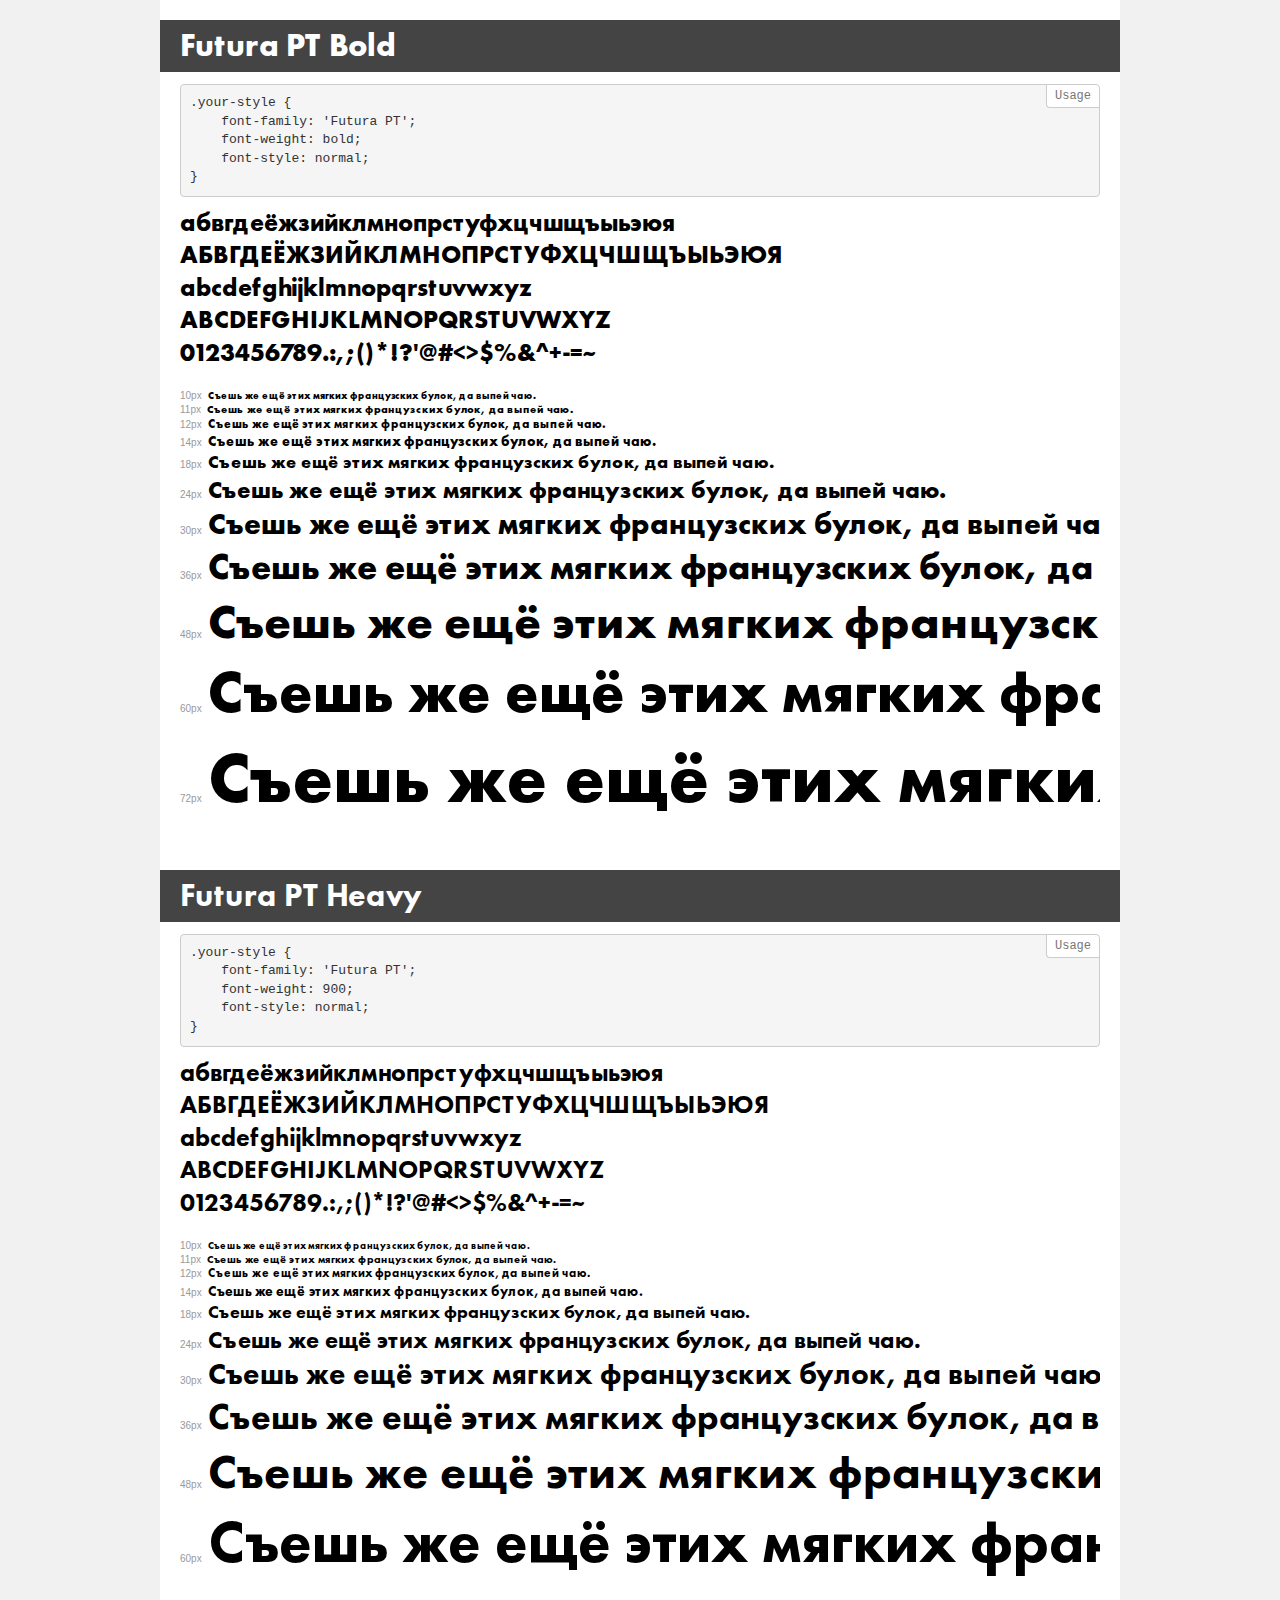
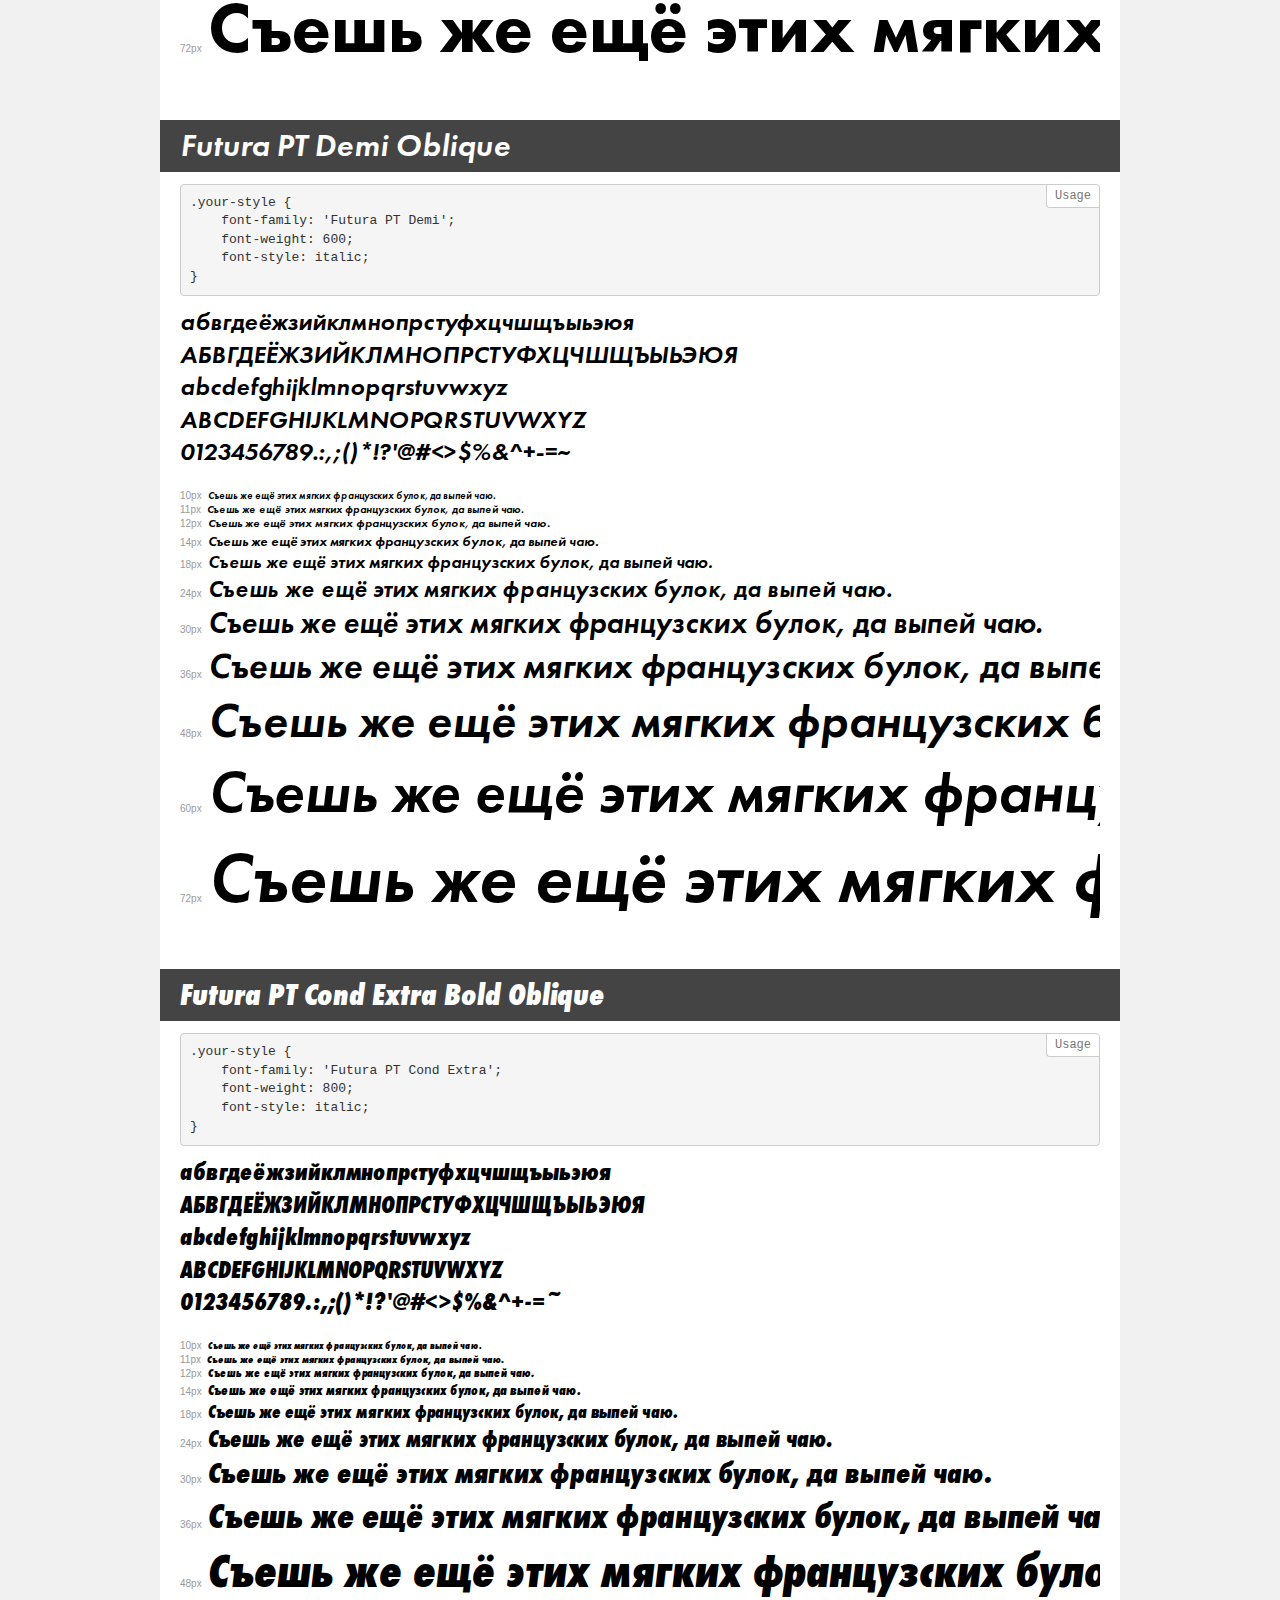
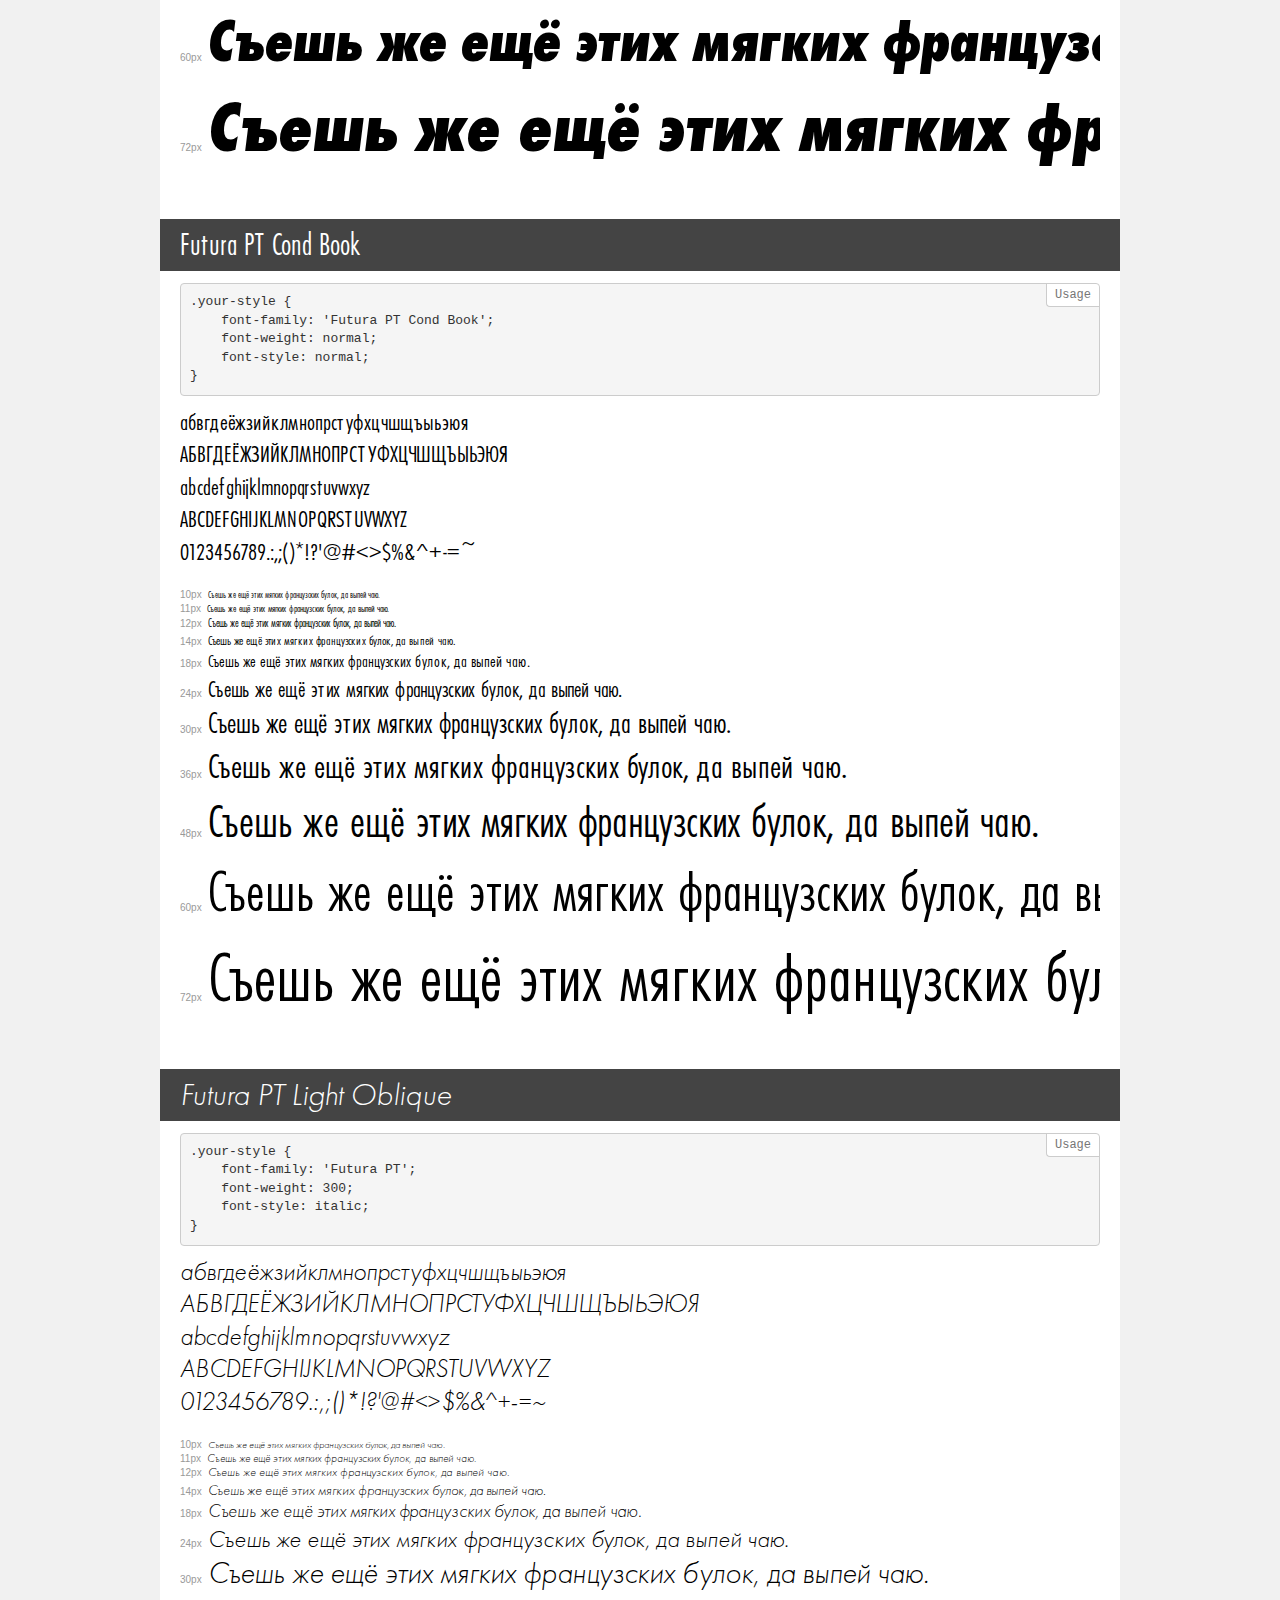
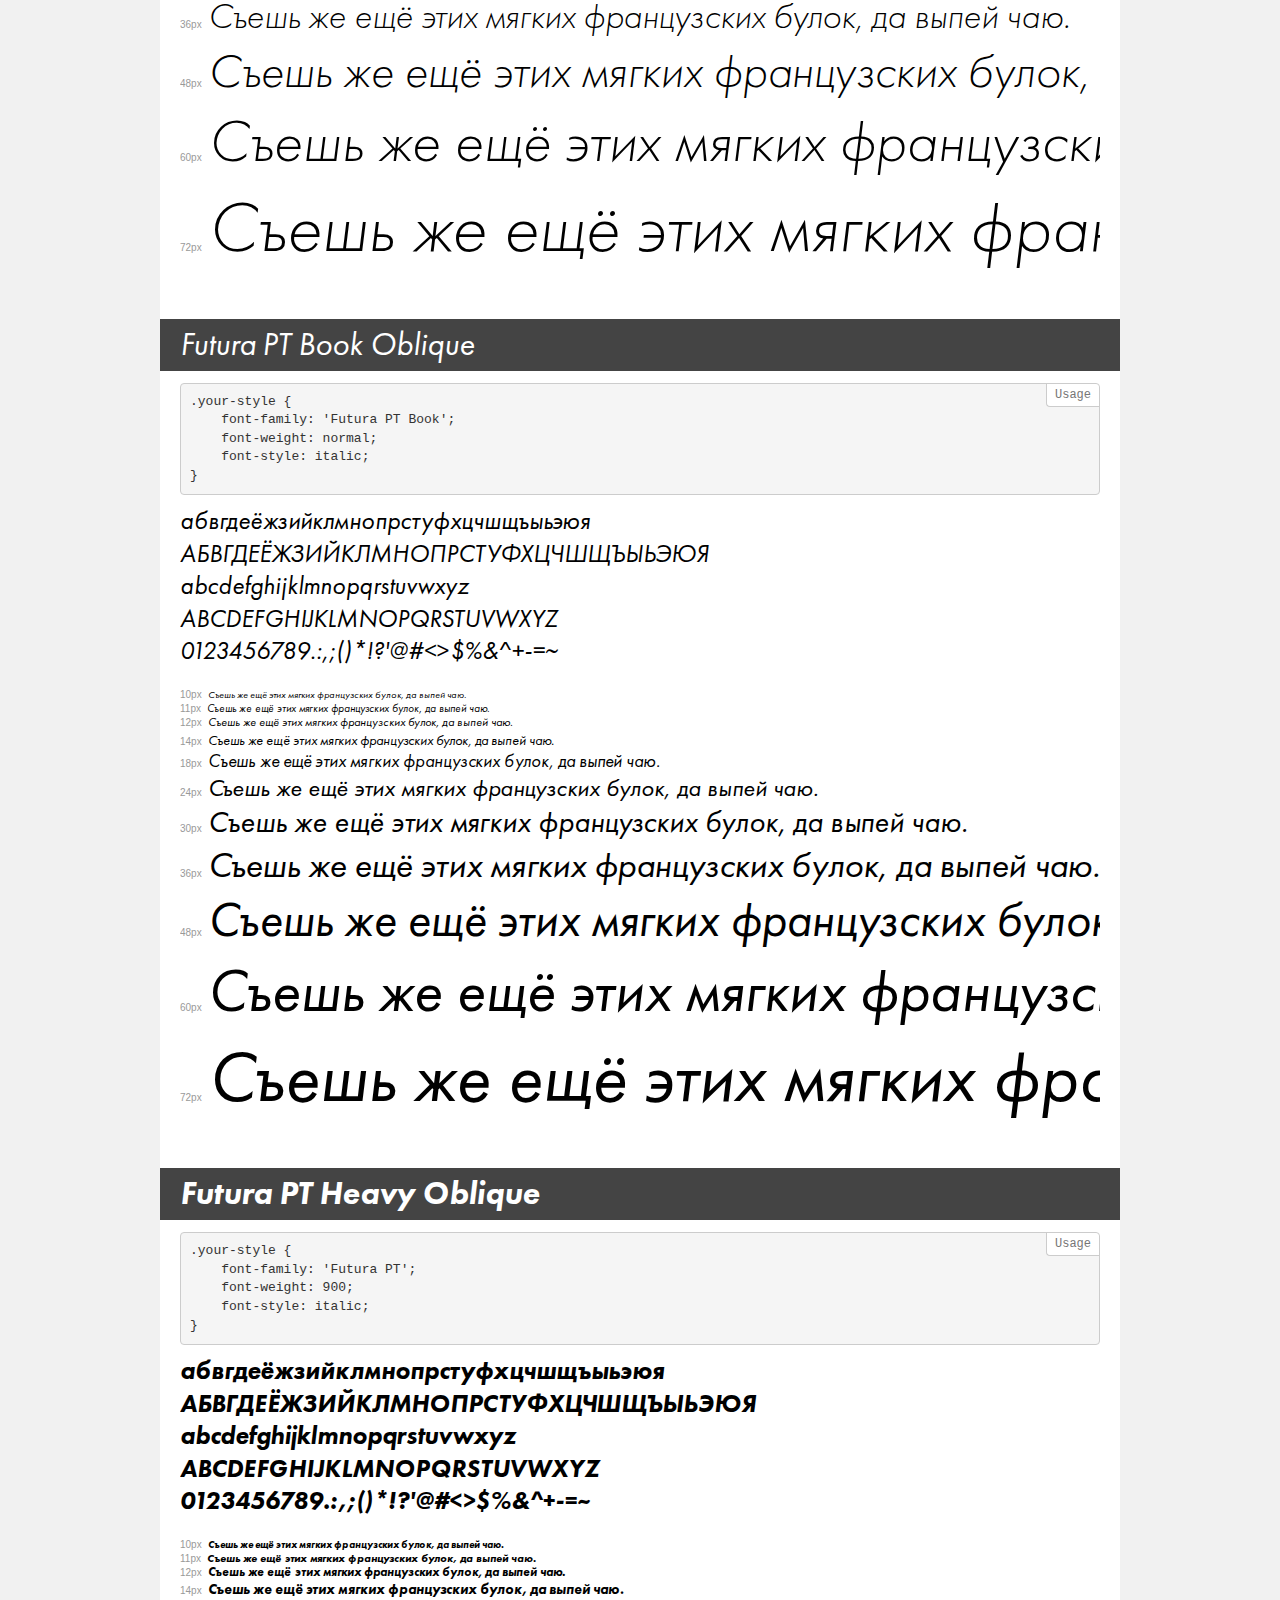
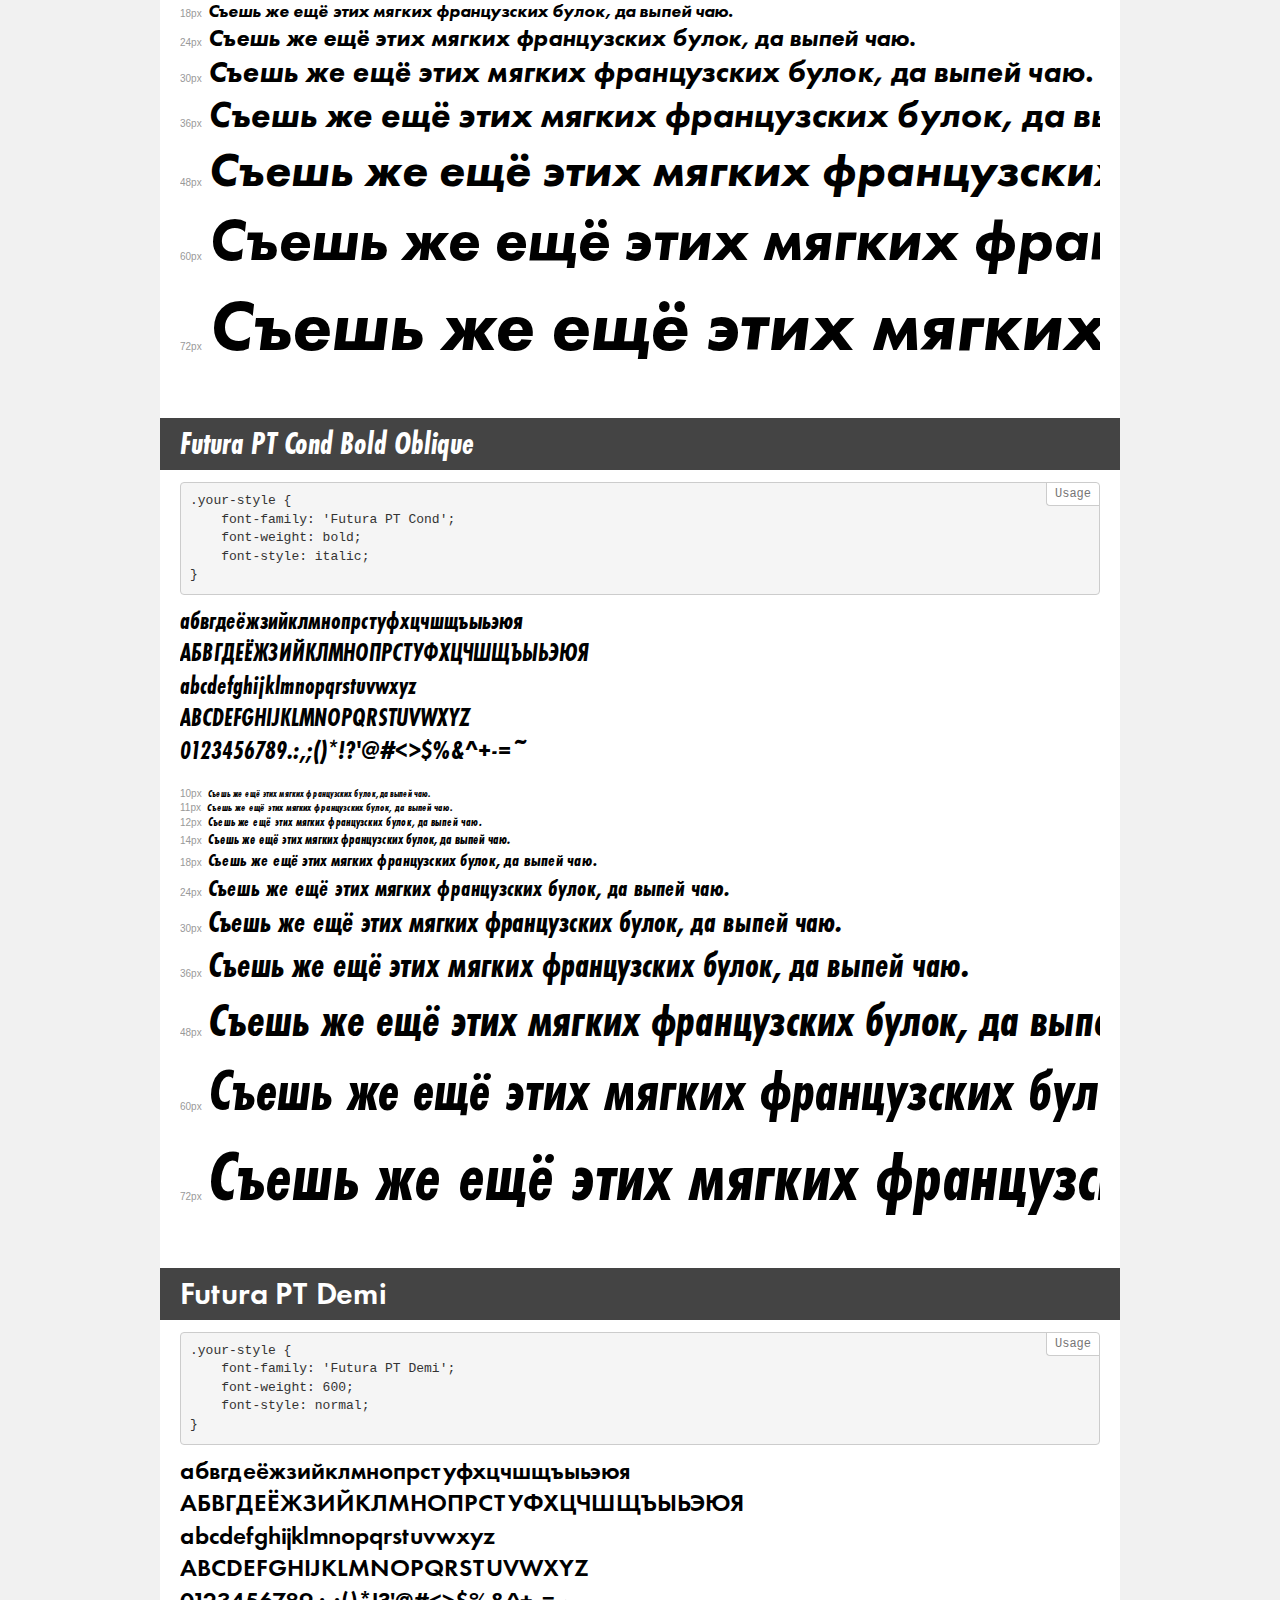
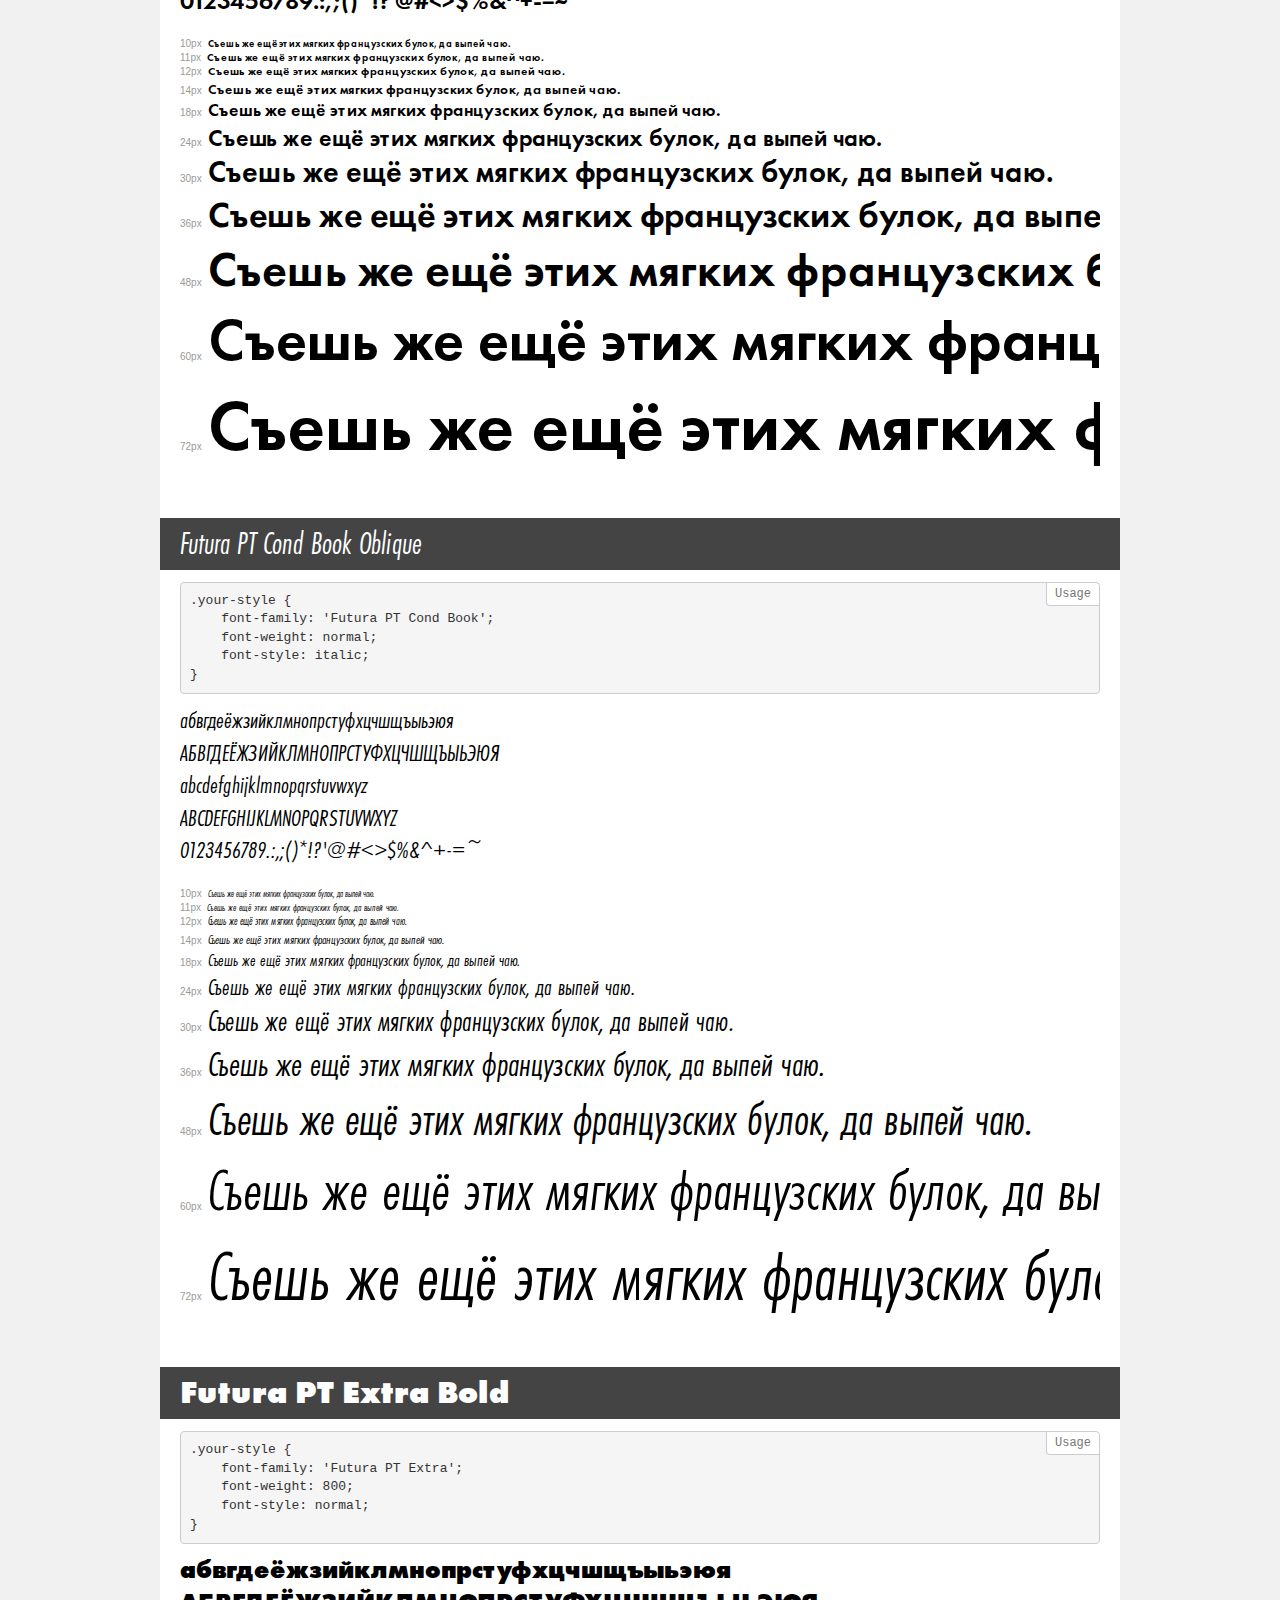
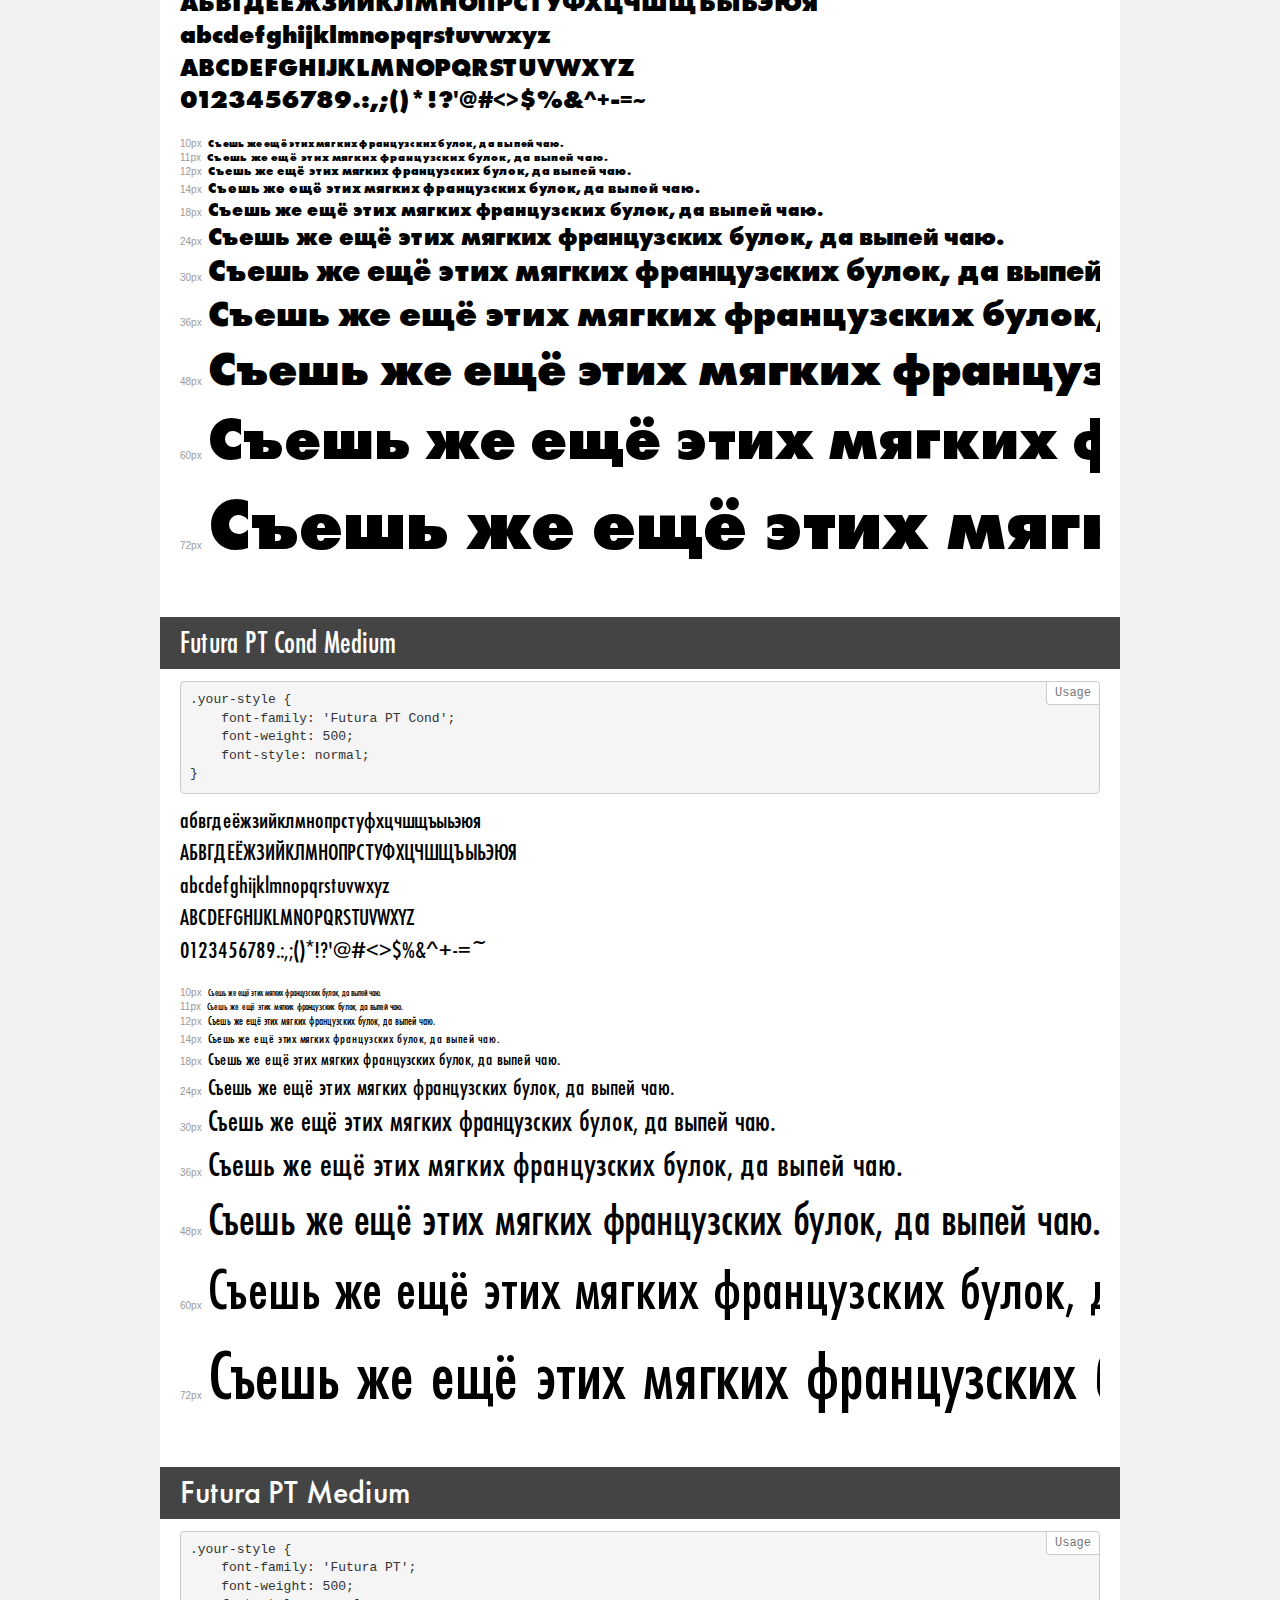
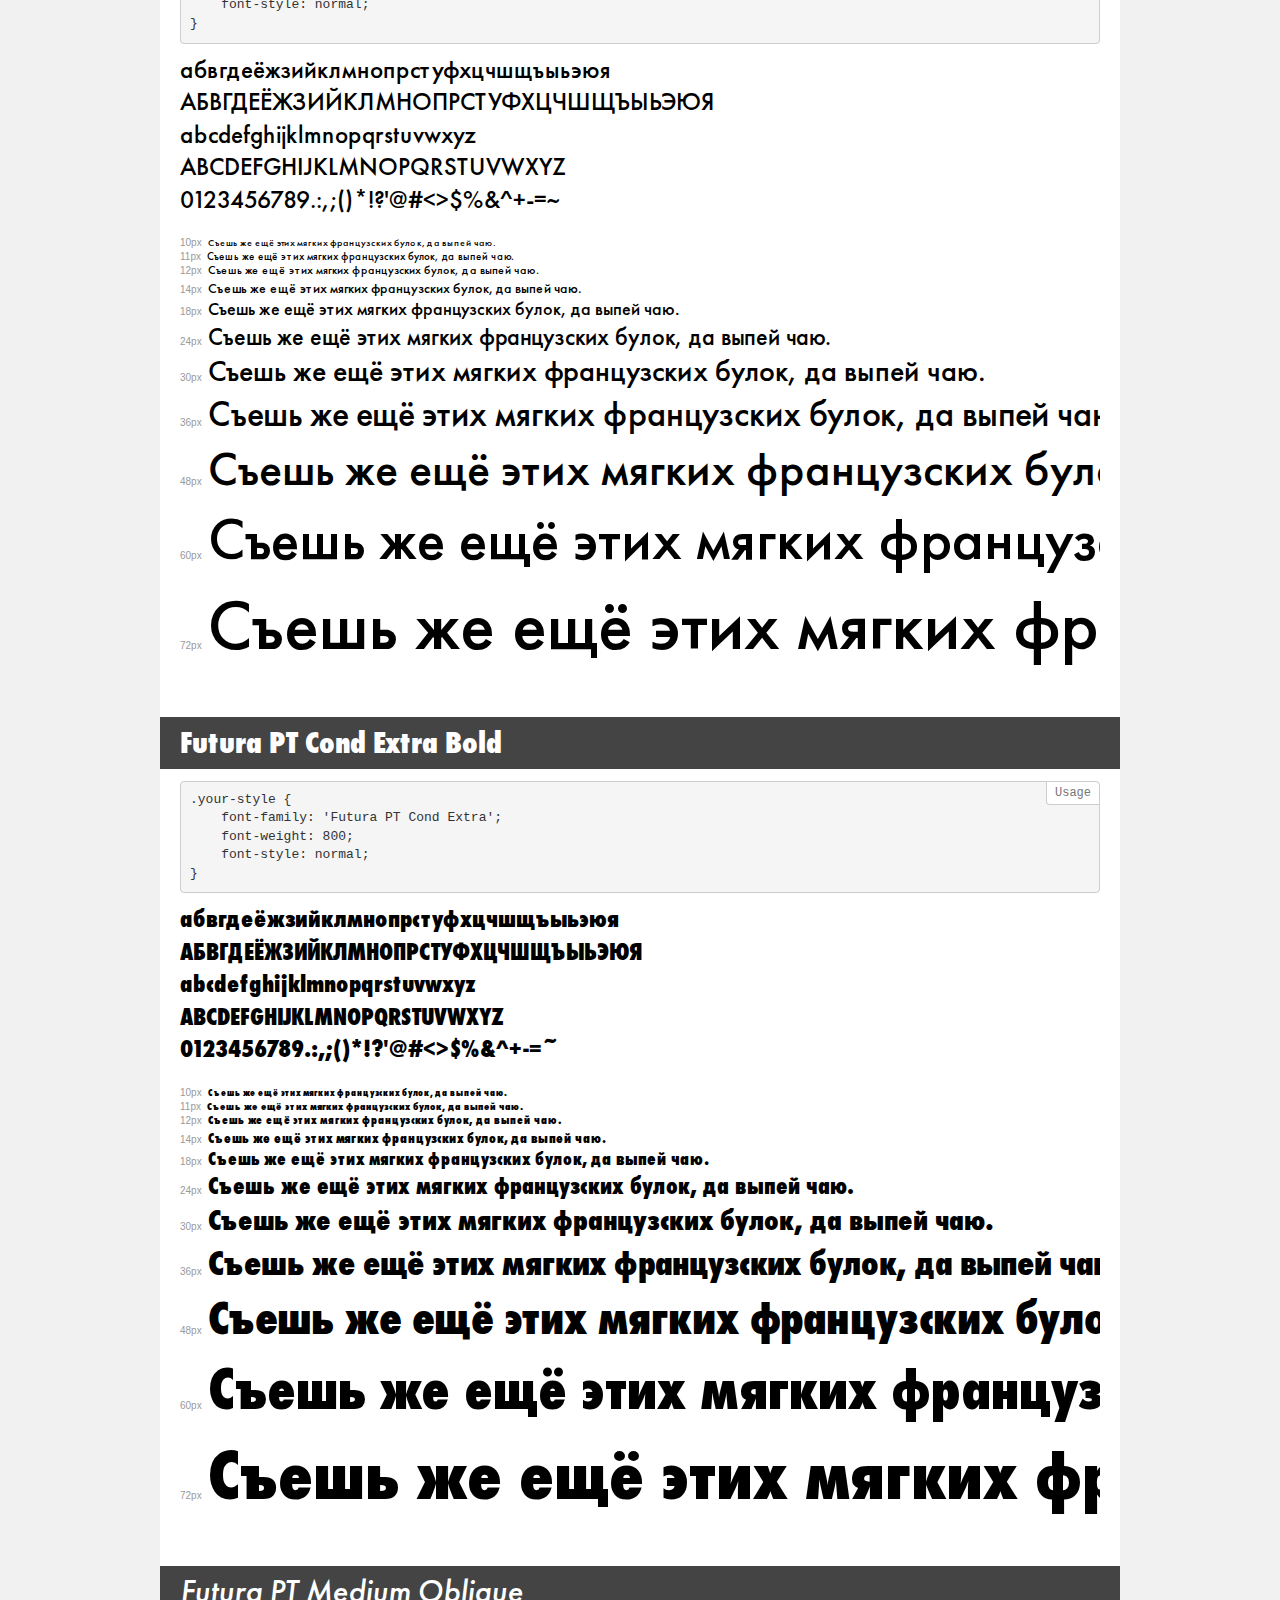
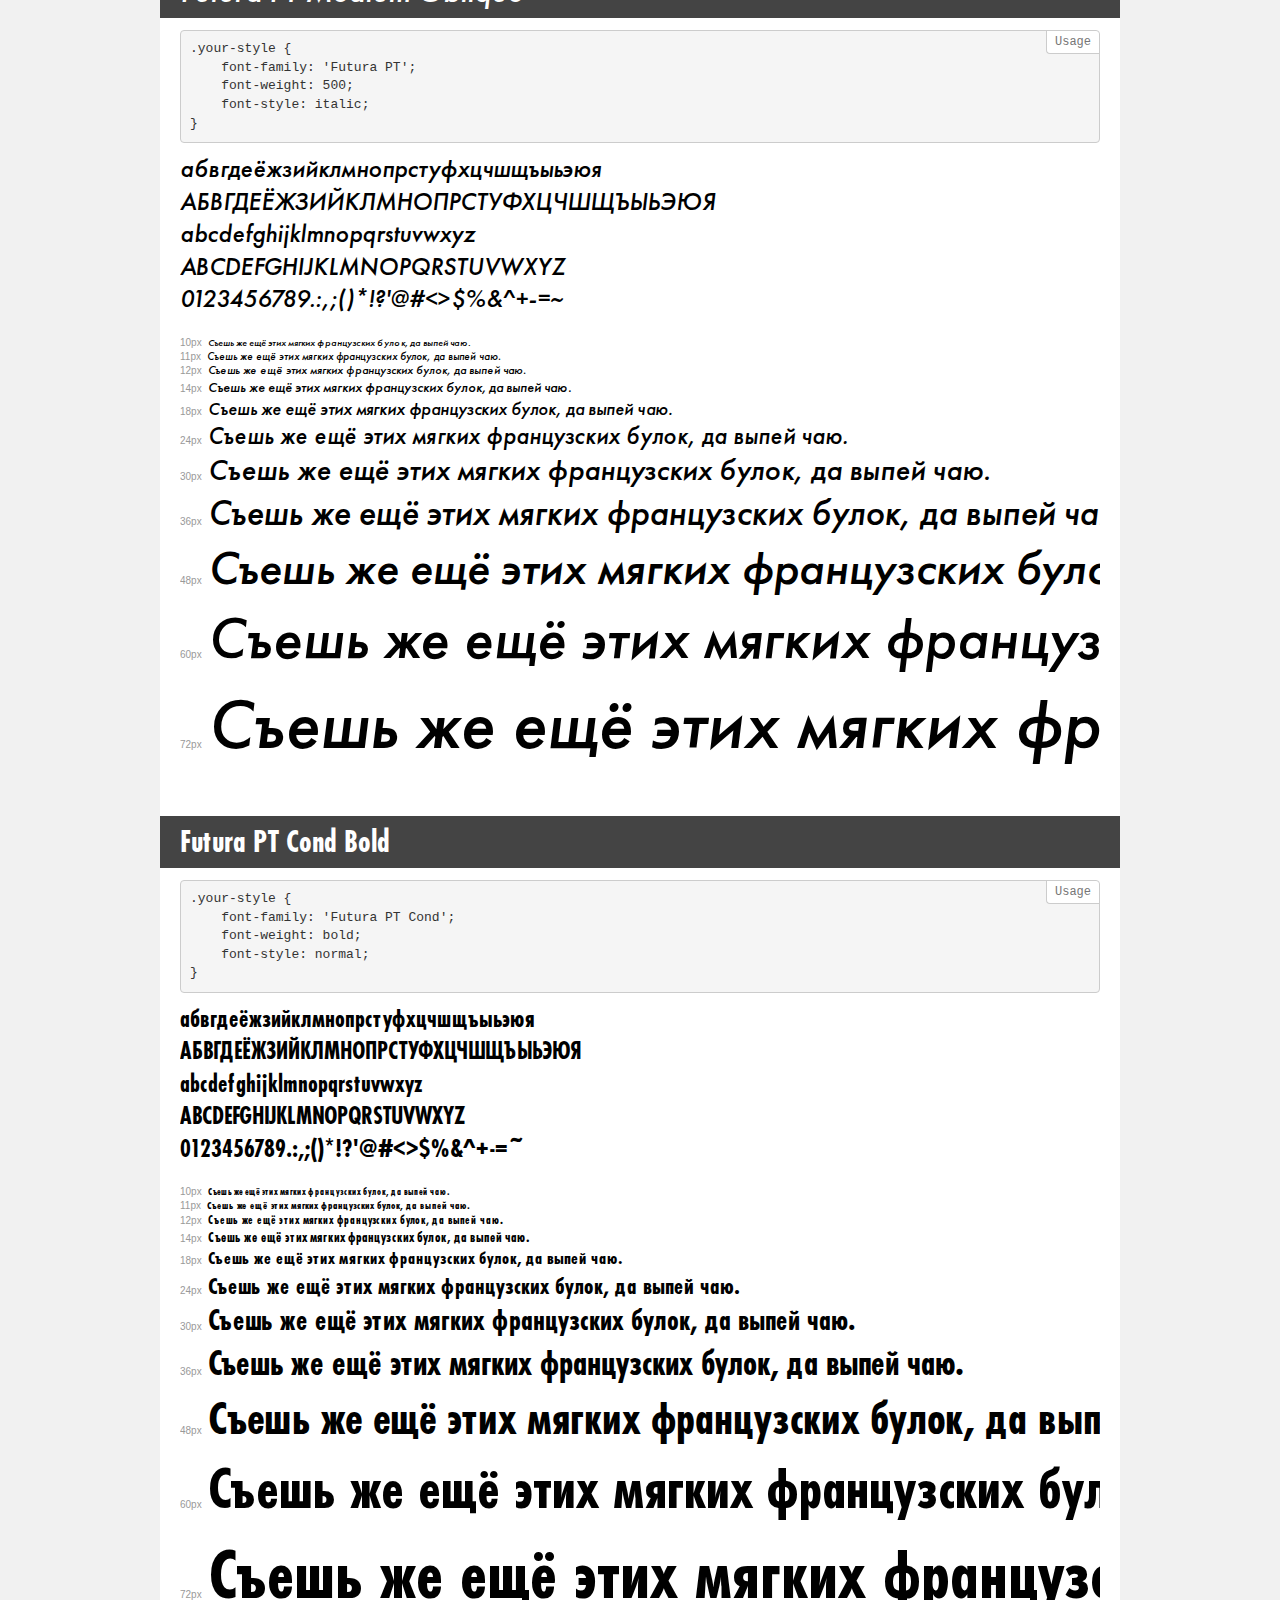
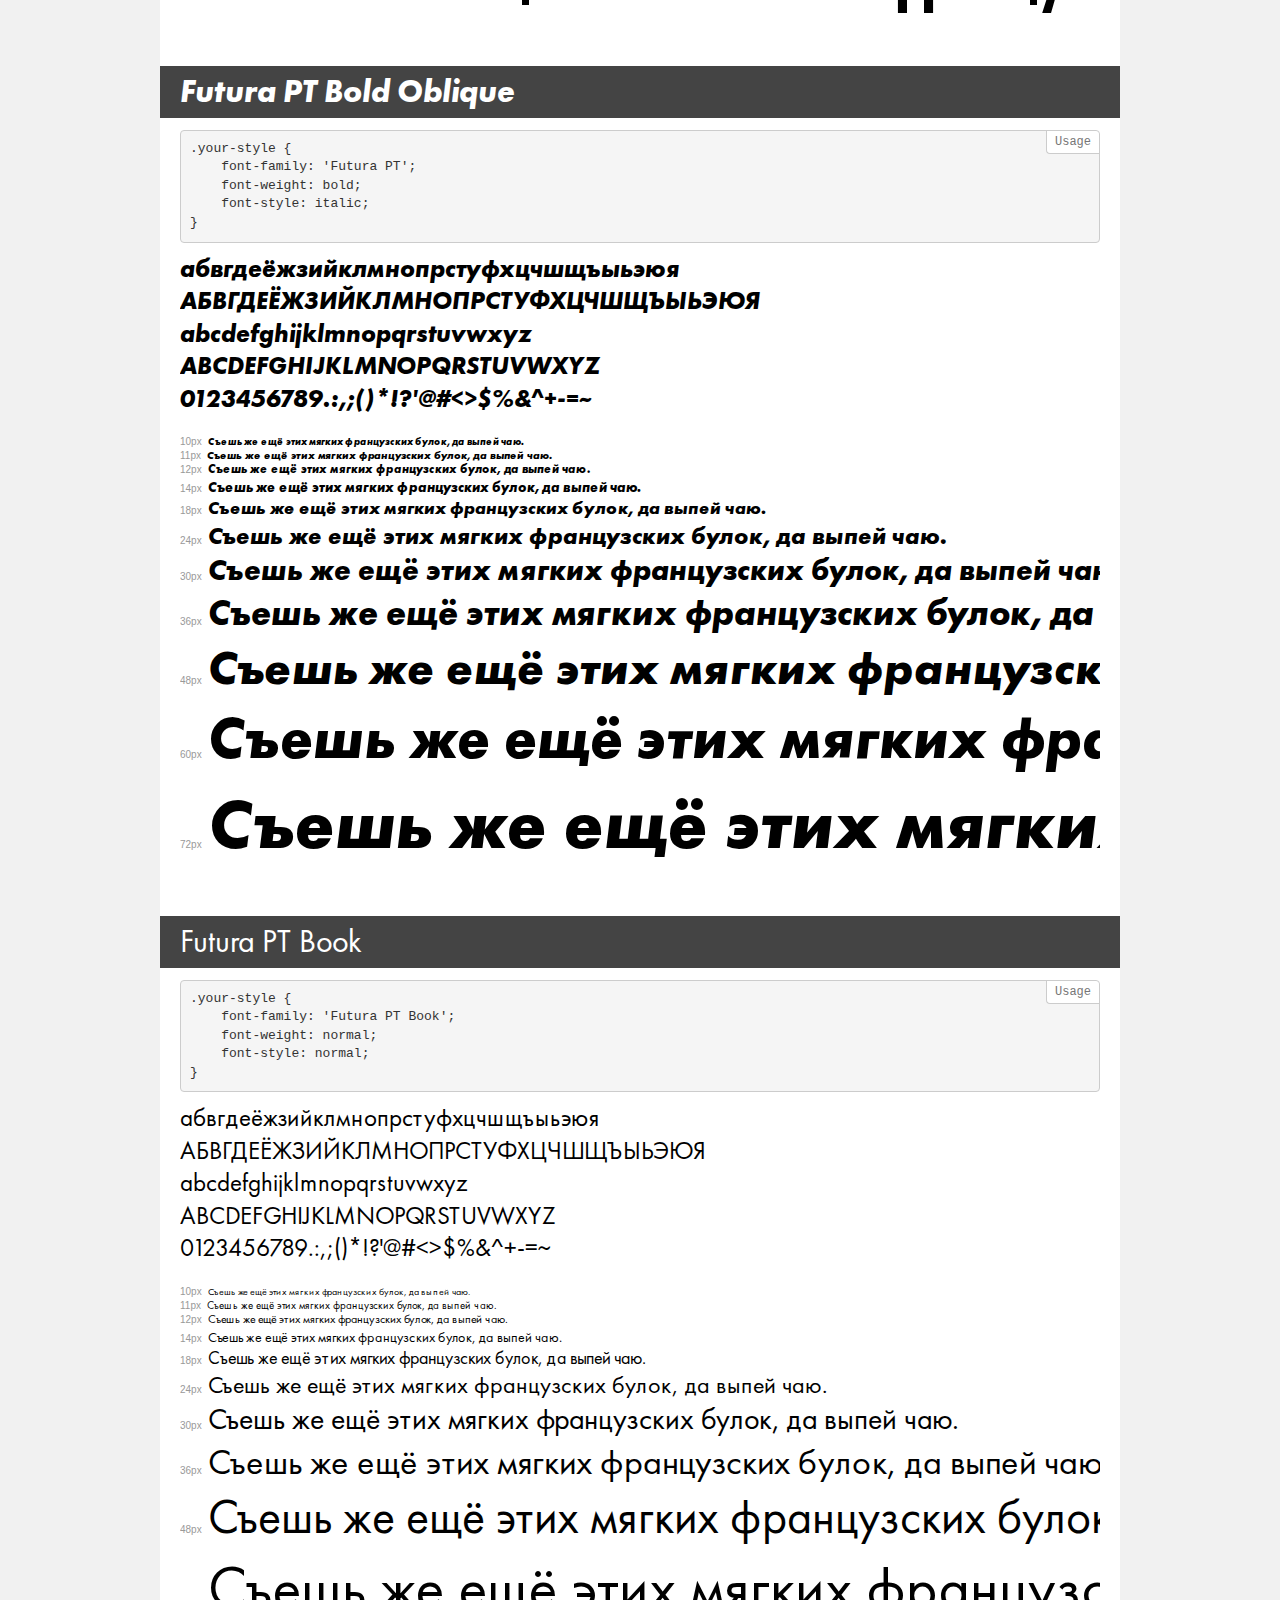
<file: fonts/FuturaPT/demo.html>
<!DOCTYPE html>
<html>
<head>
    <meta charset="utf-8">
    <meta http-equiv="X-UA-Compatible" content="IE=edge">
    <meta name="viewport" content="width=device-width, initial-scale=1">
    <meta name="robots" content="noindex, noarchive">
    <meta name="format-detection" content="telephone=no">
    <title>Transfonter demo</title>
    <link href="stylesheet.css" rel="stylesheet">
    <style>
        /*
        http://meyerweb.com/eric/tools/css/reset/
        v2.0 | 20110126
        License: none (public domain)
        */
        html, body, div, span, applet, object, iframe,
        h1, h2, h3, h4, h5, h6, p, blockquote, pre,
        a, abbr, acronym, address, big, cite, code,
        del, dfn, em, img, ins, kbd, q, s, samp,
        small, strike, strong, sub, sup, tt, var,
        b, u, i, center,
        dl, dt, dd, ol, ul, li,
        fieldset, form, label, legend,
        table, caption, tbody, tfoot, thead, tr, th, td,
        article, aside, canvas, details, embed,
        figure, figcaption, footer, header, hgroup,
        menu, nav, output, ruby, section, summary,
        time, mark, audio, video {
            margin: 0;
            padding: 0;
            border: 0;
            font-size: 100%;
            font: inherit;
            vertical-align: baseline;
        }
        /* HTML5 display-role reset for older browsers */
        article, aside, details, figcaption, figure,
        footer, header, hgroup, menu, nav, section {
            display: block;
        }
        body {
            line-height: 1;
        }
        ol, ul {
            list-style: none;
        }
        blockquote, q {
            quotes: none;
        }
        blockquote:before, blockquote:after,
        q:before, q:after {
            content: '';
            content: none;
        }
        table {
            border-collapse: collapse;
            border-spacing: 0;
        }
        /* common styles */
        body {
            background: #f1f1f1;
            color: #000;
        }
        .page {
            background: #fff;
            width: 920px;
            margin: 0 auto;
            padding: 20px 20px 0 20px;
            overflow: hidden;
        }
        .font-container {
            overflow-x: auto;
            overflow-y: hidden;
            margin-bottom: 40px;
            line-height: 1.3;
            white-space: nowrap;
            padding-bottom: 5px;
        }
        h1 {
            position: relative;
            background: #444;
            font-size: 32px;
            color: #fff;
            padding: 10px 20px;
            margin: 0 -20px 12px -20px;
        }
        .letters {
            font-size: 25px;
            margin-bottom: 20px;
        }
        .s10:before {
            content: '10px';
        }
        .s11:before {
            content: '11px';
        }
        .s12:before {
            content: '12px';
        }
        .s14:before {
            content: '14px';
        }
        .s18:before {
            content: '18px';
        }
        .s24:before {
            content: '24px';
        }
        .s30:before {
            content: '30px';
        }
        .s36:before {
            content: '36px';
        }
        .s48:before {
            content: '48px';
        }
        .s60:before {
            content: '60px';
        }
        .s72:before {
            content: '72px';
        }
        .s10:before, .s11:before, .s12:before, .s14:before,
        .s18:before, .s24:before, .s30:before, .s36:before,
        .s48:before, .s60:before, .s72:before {
            font-family: Arial, sans-serif;
            font-size: 10px;
            font-weight: normal;
            font-style: normal;
            color: #999;
            padding-right: 6px;
        }
        pre {
            display: block;
            position: relative;
            padding: 9px;
            margin: 0 0 10px;
            font-family: Monaco, Menlo, Consolas, "Courier New", monospace !important;
            font-size: 13px;
            line-height: 1.428571429;
            color: #333;
            font-weight: normal !important;
            font-style: normal !important;
            background-color: #f5f5f5;
            border: 1px solid #ccc;
            overflow-x: auto;
            border-radius: 4px;
        }
        pre:after {
            display: block;
            position: absolute;
            right: 0;
            top: 0;
            content: 'Usage';
            line-height: 1;
            padding: 5px 8px;
            font-size: 12px;
            color: #767676;
            background-color: #fff;
            border: 1px solid #ccc;
            border-right: none;
            border-top: none;
            border-radius: 0 4px 0 4px;
            z-index: 10;
        }
        /* responsive */
        @media (max-width: 959px) {
            .page {
                width: auto;
                margin: 0;
            }
        }
    </style>
</head>
<body>
<div class="page">
    <div class="demo" style="font-family: 'Futura PT'; font-weight: bold; font-style: normal;">
        <h1>Futura PT Bold</h1>
        <pre>.your-style {
    font-family: 'Futura PT';
    font-weight: bold;
    font-style: normal;
}</pre>
        <div class="font-container">
            <p class="letters">
                абвгдеёжзийклмнопрстуфхцчшщъыьэюя<br>
АБВГДЕЁЖЗИЙКЛМНОПРСТУФХЦЧШЩЪЫЬЭЮЯ<br>
abcdefghijklmnopqrstuvwxyz<br>
ABCDEFGHIJKLMNOPQRSTUVWXYZ<br>
                0123456789.:,;()*!?'@#<>$%&^+-=~
            </p>
            <p class="s10" style="font-size: 10px;">Съешь же ещё этих мягких французских булок, да выпей чаю.</p>
            <p class="s11" style="font-size: 11px;">Съешь же ещё этих мягких французских булок, да выпей чаю.</p>
            <p class="s12" style="font-size: 12px;">Съешь же ещё этих мягких французских булок, да выпей чаю.</p>
            <p class="s14" style="font-size: 14px;">Съешь же ещё этих мягких французских булок, да выпей чаю.</p>
            <p class="s18" style="font-size: 18px;">Съешь же ещё этих мягких французских булок, да выпей чаю.</p>
            <p class="s24" style="font-size: 24px;">Съешь же ещё этих мягких французских булок, да выпей чаю.</p>
            <p class="s30" style="font-size: 30px;">Съешь же ещё этих мягких французских булок, да выпей чаю.</p>
            <p class="s36" style="font-size: 36px;">Съешь же ещё этих мягких французских булок, да выпей чаю.</p>
            <p class="s48" style="font-size: 48px;">Съешь же ещё этих мягких французских булок, да выпей чаю.</p>
            <p class="s60" style="font-size: 60px;">Съешь же ещё этих мягких французских булок, да выпей чаю.</p>
            <p class="s72" style="font-size: 72px;">Съешь же ещё этих мягких французских булок, да выпей чаю.</p>
        </div>
    </div>
    <div class="demo" style="font-family: 'Futura PT'; font-weight: 900; font-style: normal;">
        <h1>Futura PT Heavy</h1>
        <pre>.your-style {
    font-family: 'Futura PT';
    font-weight: 900;
    font-style: normal;
}</pre>
        <div class="font-container">
            <p class="letters">
                абвгдеёжзийклмнопрстуфхцчшщъыьэюя<br>
АБВГДЕЁЖЗИЙКЛМНОПРСТУФХЦЧШЩЪЫЬЭЮЯ<br>
abcdefghijklmnopqrstuvwxyz<br>
ABCDEFGHIJKLMNOPQRSTUVWXYZ<br>
                0123456789.:,;()*!?'@#<>$%&^+-=~
            </p>
            <p class="s10" style="font-size: 10px;">Съешь же ещё этих мягких французских булок, да выпей чаю.</p>
            <p class="s11" style="font-size: 11px;">Съешь же ещё этих мягких французских булок, да выпей чаю.</p>
            <p class="s12" style="font-size: 12px;">Съешь же ещё этих мягких французских булок, да выпей чаю.</p>
            <p class="s14" style="font-size: 14px;">Съешь же ещё этих мягких французских булок, да выпей чаю.</p>
            <p class="s18" style="font-size: 18px;">Съешь же ещё этих мягких французских булок, да выпей чаю.</p>
            <p class="s24" style="font-size: 24px;">Съешь же ещё этих мягких французских булок, да выпей чаю.</p>
            <p class="s30" style="font-size: 30px;">Съешь же ещё этих мягких французских булок, да выпей чаю.</p>
            <p class="s36" style="font-size: 36px;">Съешь же ещё этих мягких французских булок, да выпей чаю.</p>
            <p class="s48" style="font-size: 48px;">Съешь же ещё этих мягких французских булок, да выпей чаю.</p>
            <p class="s60" style="font-size: 60px;">Съешь же ещё этих мягких французских булок, да выпей чаю.</p>
            <p class="s72" style="font-size: 72px;">Съешь же ещё этих мягких французских булок, да выпей чаю.</p>
        </div>
    </div>
    <div class="demo" style="font-family: 'Futura PT Demi'; font-weight: 600; font-style: italic;">
        <h1>Futura PT Demi Oblique</h1>
        <pre>.your-style {
    font-family: 'Futura PT Demi';
    font-weight: 600;
    font-style: italic;
}</pre>
        <div class="font-container">
            <p class="letters">
                абвгдеёжзийклмнопрстуфхцчшщъыьэюя<br>
АБВГДЕЁЖЗИЙКЛМНОПРСТУФХЦЧШЩЪЫЬЭЮЯ<br>
abcdefghijklmnopqrstuvwxyz<br>
ABCDEFGHIJKLMNOPQRSTUVWXYZ<br>
                0123456789.:,;()*!?'@#<>$%&^+-=~
            </p>
            <p class="s10" style="font-size: 10px;">Съешь же ещё этих мягких французских булок, да выпей чаю.</p>
            <p class="s11" style="font-size: 11px;">Съешь же ещё этих мягких французских булок, да выпей чаю.</p>
            <p class="s12" style="font-size: 12px;">Съешь же ещё этих мягких французских булок, да выпей чаю.</p>
            <p class="s14" style="font-size: 14px;">Съешь же ещё этих мягких французских булок, да выпей чаю.</p>
            <p class="s18" style="font-size: 18px;">Съешь же ещё этих мягких французских булок, да выпей чаю.</p>
            <p class="s24" style="font-size: 24px;">Съешь же ещё этих мягких французских булок, да выпей чаю.</p>
            <p class="s30" style="font-size: 30px;">Съешь же ещё этих мягких французских булок, да выпей чаю.</p>
            <p class="s36" style="font-size: 36px;">Съешь же ещё этих мягких французских булок, да выпей чаю.</p>
            <p class="s48" style="font-size: 48px;">Съешь же ещё этих мягких французских булок, да выпей чаю.</p>
            <p class="s60" style="font-size: 60px;">Съешь же ещё этих мягких французских булок, да выпей чаю.</p>
            <p class="s72" style="font-size: 72px;">Съешь же ещё этих мягких французских булок, да выпей чаю.</p>
        </div>
    </div>
    <div class="demo" style="font-family: 'Futura PT Cond Extra'; font-weight: 800; font-style: italic;">
        <h1>Futura PT Cond Extra Bold Oblique</h1>
        <pre>.your-style {
    font-family: 'Futura PT Cond Extra';
    font-weight: 800;
    font-style: italic;
}</pre>
        <div class="font-container">
            <p class="letters">
                абвгдеёжзийклмнопрстуфхцчшщъыьэюя<br>
АБВГДЕЁЖЗИЙКЛМНОПРСТУФХЦЧШЩЪЫЬЭЮЯ<br>
abcdefghijklmnopqrstuvwxyz<br>
ABCDEFGHIJKLMNOPQRSTUVWXYZ<br>
                0123456789.:,;()*!?'@#<>$%&^+-=~
            </p>
            <p class="s10" style="font-size: 10px;">Съешь же ещё этих мягких французских булок, да выпей чаю.</p>
            <p class="s11" style="font-size: 11px;">Съешь же ещё этих мягких французских булок, да выпей чаю.</p>
            <p class="s12" style="font-size: 12px;">Съешь же ещё этих мягких французских булок, да выпей чаю.</p>
            <p class="s14" style="font-size: 14px;">Съешь же ещё этих мягких французских булок, да выпей чаю.</p>
            <p class="s18" style="font-size: 18px;">Съешь же ещё этих мягких французских булок, да выпей чаю.</p>
            <p class="s24" style="font-size: 24px;">Съешь же ещё этих мягких французских булок, да выпей чаю.</p>
            <p class="s30" style="font-size: 30px;">Съешь же ещё этих мягких французских булок, да выпей чаю.</p>
            <p class="s36" style="font-size: 36px;">Съешь же ещё этих мягких французских булок, да выпей чаю.</p>
            <p class="s48" style="font-size: 48px;">Съешь же ещё этих мягких французских булок, да выпей чаю.</p>
            <p class="s60" style="font-size: 60px;">Съешь же ещё этих мягких французских булок, да выпей чаю.</p>
            <p class="s72" style="font-size: 72px;">Съешь же ещё этих мягких французских булок, да выпей чаю.</p>
        </div>
    </div>
    <div class="demo" style="font-family: 'Futura PT Cond Book'; font-weight: normal; font-style: normal;">
        <h1>Futura PT Cond Book</h1>
        <pre>.your-style {
    font-family: 'Futura PT Cond Book';
    font-weight: normal;
    font-style: normal;
}</pre>
        <div class="font-container">
            <p class="letters">
                абвгдеёжзийклмнопрстуфхцчшщъыьэюя<br>
АБВГДЕЁЖЗИЙКЛМНОПРСТУФХЦЧШЩЪЫЬЭЮЯ<br>
abcdefghijklmnopqrstuvwxyz<br>
ABCDEFGHIJKLMNOPQRSTUVWXYZ<br>
                0123456789.:,;()*!?'@#<>$%&^+-=~
            </p>
            <p class="s10" style="font-size: 10px;">Съешь же ещё этих мягких французских булок, да выпей чаю.</p>
            <p class="s11" style="font-size: 11px;">Съешь же ещё этих мягких французских булок, да выпей чаю.</p>
            <p class="s12" style="font-size: 12px;">Съешь же ещё этих мягких французских булок, да выпей чаю.</p>
            <p class="s14" style="font-size: 14px;">Съешь же ещё этих мягких французских булок, да выпей чаю.</p>
            <p class="s18" style="font-size: 18px;">Съешь же ещё этих мягких французских булок, да выпей чаю.</p>
            <p class="s24" style="font-size: 24px;">Съешь же ещё этих мягких французских булок, да выпей чаю.</p>
            <p class="s30" style="font-size: 30px;">Съешь же ещё этих мягких французских булок, да выпей чаю.</p>
            <p class="s36" style="font-size: 36px;">Съешь же ещё этих мягких французских булок, да выпей чаю.</p>
            <p class="s48" style="font-size: 48px;">Съешь же ещё этих мягких французских булок, да выпей чаю.</p>
            <p class="s60" style="font-size: 60px;">Съешь же ещё этих мягких французских булок, да выпей чаю.</p>
            <p class="s72" style="font-size: 72px;">Съешь же ещё этих мягких французских булок, да выпей чаю.</p>
        </div>
    </div>
    <div class="demo" style="font-family: 'Futura PT'; font-weight: 300; font-style: italic;">
        <h1>Futura PT Light Oblique</h1>
        <pre>.your-style {
    font-family: 'Futura PT';
    font-weight: 300;
    font-style: italic;
}</pre>
        <div class="font-container">
            <p class="letters">
                абвгдеёжзийклмнопрстуфхцчшщъыьэюя<br>
АБВГДЕЁЖЗИЙКЛМНОПРСТУФХЦЧШЩЪЫЬЭЮЯ<br>
abcdefghijklmnopqrstuvwxyz<br>
ABCDEFGHIJKLMNOPQRSTUVWXYZ<br>
                0123456789.:,;()*!?'@#<>$%&^+-=~
            </p>
            <p class="s10" style="font-size: 10px;">Съешь же ещё этих мягких французских булок, да выпей чаю.</p>
            <p class="s11" style="font-size: 11px;">Съешь же ещё этих мягких французских булок, да выпей чаю.</p>
            <p class="s12" style="font-size: 12px;">Съешь же ещё этих мягких французских булок, да выпей чаю.</p>
            <p class="s14" style="font-size: 14px;">Съешь же ещё этих мягких французских булок, да выпей чаю.</p>
            <p class="s18" style="font-size: 18px;">Съешь же ещё этих мягких французских булок, да выпей чаю.</p>
            <p class="s24" style="font-size: 24px;">Съешь же ещё этих мягких французских булок, да выпей чаю.</p>
            <p class="s30" style="font-size: 30px;">Съешь же ещё этих мягких французских булок, да выпей чаю.</p>
            <p class="s36" style="font-size: 36px;">Съешь же ещё этих мягких французских булок, да выпей чаю.</p>
            <p class="s48" style="font-size: 48px;">Съешь же ещё этих мягких французских булок, да выпей чаю.</p>
            <p class="s60" style="font-size: 60px;">Съешь же ещё этих мягких французских булок, да выпей чаю.</p>
            <p class="s72" style="font-size: 72px;">Съешь же ещё этих мягких французских булок, да выпей чаю.</p>
        </div>
    </div>
    <div class="demo" style="font-family: 'Futura PT Book'; font-weight: normal; font-style: italic;">
        <h1>Futura PT Book Oblique</h1>
        <pre>.your-style {
    font-family: 'Futura PT Book';
    font-weight: normal;
    font-style: italic;
}</pre>
        <div class="font-container">
            <p class="letters">
                абвгдеёжзийклмнопрстуфхцчшщъыьэюя<br>
АБВГДЕЁЖЗИЙКЛМНОПРСТУФХЦЧШЩЪЫЬЭЮЯ<br>
abcdefghijklmnopqrstuvwxyz<br>
ABCDEFGHIJKLMNOPQRSTUVWXYZ<br>
                0123456789.:,;()*!?'@#<>$%&^+-=~
            </p>
            <p class="s10" style="font-size: 10px;">Съешь же ещё этих мягких французских булок, да выпей чаю.</p>
            <p class="s11" style="font-size: 11px;">Съешь же ещё этих мягких французских булок, да выпей чаю.</p>
            <p class="s12" style="font-size: 12px;">Съешь же ещё этих мягких французских булок, да выпей чаю.</p>
            <p class="s14" style="font-size: 14px;">Съешь же ещё этих мягких французских булок, да выпей чаю.</p>
            <p class="s18" style="font-size: 18px;">Съешь же ещё этих мягких французских булок, да выпей чаю.</p>
            <p class="s24" style="font-size: 24px;">Съешь же ещё этих мягких французских булок, да выпей чаю.</p>
            <p class="s30" style="font-size: 30px;">Съешь же ещё этих мягких французских булок, да выпей чаю.</p>
            <p class="s36" style="font-size: 36px;">Съешь же ещё этих мягких французских булок, да выпей чаю.</p>
            <p class="s48" style="font-size: 48px;">Съешь же ещё этих мягких французских булок, да выпей чаю.</p>
            <p class="s60" style="font-size: 60px;">Съешь же ещё этих мягких французских булок, да выпей чаю.</p>
            <p class="s72" style="font-size: 72px;">Съешь же ещё этих мягких французских булок, да выпей чаю.</p>
        </div>
    </div>
    <div class="demo" style="font-family: 'Futura PT'; font-weight: 900; font-style: italic;">
        <h1>Futura PT Heavy Oblique</h1>
        <pre>.your-style {
    font-family: 'Futura PT';
    font-weight: 900;
    font-style: italic;
}</pre>
        <div class="font-container">
            <p class="letters">
                абвгдеёжзийклмнопрстуфхцчшщъыьэюя<br>
АБВГДЕЁЖЗИЙКЛМНОПРСТУФХЦЧШЩЪЫЬЭЮЯ<br>
abcdefghijklmnopqrstuvwxyz<br>
ABCDEFGHIJKLMNOPQRSTUVWXYZ<br>
                0123456789.:,;()*!?'@#<>$%&^+-=~
            </p>
            <p class="s10" style="font-size: 10px;">Съешь же ещё этих мягких французских булок, да выпей чаю.</p>
            <p class="s11" style="font-size: 11px;">Съешь же ещё этих мягких французских булок, да выпей чаю.</p>
            <p class="s12" style="font-size: 12px;">Съешь же ещё этих мягких французских булок, да выпей чаю.</p>
            <p class="s14" style="font-size: 14px;">Съешь же ещё этих мягких французских булок, да выпей чаю.</p>
            <p class="s18" style="font-size: 18px;">Съешь же ещё этих мягких французских булок, да выпей чаю.</p>
            <p class="s24" style="font-size: 24px;">Съешь же ещё этих мягких французских булок, да выпей чаю.</p>
            <p class="s30" style="font-size: 30px;">Съешь же ещё этих мягких французских булок, да выпей чаю.</p>
            <p class="s36" style="font-size: 36px;">Съешь же ещё этих мягких французских булок, да выпей чаю.</p>
            <p class="s48" style="font-size: 48px;">Съешь же ещё этих мягких французских булок, да выпей чаю.</p>
            <p class="s60" style="font-size: 60px;">Съешь же ещё этих мягких французских булок, да выпей чаю.</p>
            <p class="s72" style="font-size: 72px;">Съешь же ещё этих мягких французских булок, да выпей чаю.</p>
        </div>
    </div>
    <div class="demo" style="font-family: 'Futura PT Cond'; font-weight: bold; font-style: italic;">
        <h1>Futura PT Cond Bold Oblique</h1>
        <pre>.your-style {
    font-family: 'Futura PT Cond';
    font-weight: bold;
    font-style: italic;
}</pre>
        <div class="font-container">
            <p class="letters">
                абвгдеёжзийклмнопрстуфхцчшщъыьэюя<br>
АБВГДЕЁЖЗИЙКЛМНОПРСТУФХЦЧШЩЪЫЬЭЮЯ<br>
abcdefghijklmnopqrstuvwxyz<br>
ABCDEFGHIJKLMNOPQRSTUVWXYZ<br>
                0123456789.:,;()*!?'@#<>$%&^+-=~
            </p>
            <p class="s10" style="font-size: 10px;">Съешь же ещё этих мягких французских булок, да выпей чаю.</p>
            <p class="s11" style="font-size: 11px;">Съешь же ещё этих мягких французских булок, да выпей чаю.</p>
            <p class="s12" style="font-size: 12px;">Съешь же ещё этих мягких французских булок, да выпей чаю.</p>
            <p class="s14" style="font-size: 14px;">Съешь же ещё этих мягких французских булок, да выпей чаю.</p>
            <p class="s18" style="font-size: 18px;">Съешь же ещё этих мягких французских булок, да выпей чаю.</p>
            <p class="s24" style="font-size: 24px;">Съешь же ещё этих мягких французских булок, да выпей чаю.</p>
            <p class="s30" style="font-size: 30px;">Съешь же ещё этих мягких французских булок, да выпей чаю.</p>
            <p class="s36" style="font-size: 36px;">Съешь же ещё этих мягких французских булок, да выпей чаю.</p>
            <p class="s48" style="font-size: 48px;">Съешь же ещё этих мягких французских булок, да выпей чаю.</p>
            <p class="s60" style="font-size: 60px;">Съешь же ещё этих мягких французских булок, да выпей чаю.</p>
            <p class="s72" style="font-size: 72px;">Съешь же ещё этих мягких французских булок, да выпей чаю.</p>
        </div>
    </div>
    <div class="demo" style="font-family: 'Futura PT Demi'; font-weight: 600; font-style: normal;">
        <h1>Futura PT Demi</h1>
        <pre>.your-style {
    font-family: 'Futura PT Demi';
    font-weight: 600;
    font-style: normal;
}</pre>
        <div class="font-container">
            <p class="letters">
                абвгдеёжзийклмнопрстуфхцчшщъыьэюя<br>
АБВГДЕЁЖЗИЙКЛМНОПРСТУФХЦЧШЩЪЫЬЭЮЯ<br>
abcdefghijklmnopqrstuvwxyz<br>
ABCDEFGHIJKLMNOPQRSTUVWXYZ<br>
                0123456789.:,;()*!?'@#<>$%&^+-=~
            </p>
            <p class="s10" style="font-size: 10px;">Съешь же ещё этих мягких французских булок, да выпей чаю.</p>
            <p class="s11" style="font-size: 11px;">Съешь же ещё этих мягких французских булок, да выпей чаю.</p>
            <p class="s12" style="font-size: 12px;">Съешь же ещё этих мягких французских булок, да выпей чаю.</p>
            <p class="s14" style="font-size: 14px;">Съешь же ещё этих мягких французских булок, да выпей чаю.</p>
            <p class="s18" style="font-size: 18px;">Съешь же ещё этих мягких французских булок, да выпей чаю.</p>
            <p class="s24" style="font-size: 24px;">Съешь же ещё этих мягких французских булок, да выпей чаю.</p>
            <p class="s30" style="font-size: 30px;">Съешь же ещё этих мягких французских булок, да выпей чаю.</p>
            <p class="s36" style="font-size: 36px;">Съешь же ещё этих мягких французских булок, да выпей чаю.</p>
            <p class="s48" style="font-size: 48px;">Съешь же ещё этих мягких французских булок, да выпей чаю.</p>
            <p class="s60" style="font-size: 60px;">Съешь же ещё этих мягких французских булок, да выпей чаю.</p>
            <p class="s72" style="font-size: 72px;">Съешь же ещё этих мягких французских булок, да выпей чаю.</p>
        </div>
    </div>
    <div class="demo" style="font-family: 'Futura PT Cond Book'; font-weight: normal; font-style: italic;">
        <h1>Futura PT Cond Book Oblique</h1>
        <pre>.your-style {
    font-family: 'Futura PT Cond Book';
    font-weight: normal;
    font-style: italic;
}</pre>
        <div class="font-container">
            <p class="letters">
                абвгдеёжзийклмнопрстуфхцчшщъыьэюя<br>
АБВГДЕЁЖЗИЙКЛМНОПРСТУФХЦЧШЩЪЫЬЭЮЯ<br>
abcdefghijklmnopqrstuvwxyz<br>
ABCDEFGHIJKLMNOPQRSTUVWXYZ<br>
                0123456789.:,;()*!?'@#<>$%&^+-=~
            </p>
            <p class="s10" style="font-size: 10px;">Съешь же ещё этих мягких французских булок, да выпей чаю.</p>
            <p class="s11" style="font-size: 11px;">Съешь же ещё этих мягких французских булок, да выпей чаю.</p>
            <p class="s12" style="font-size: 12px;">Съешь же ещё этих мягких французских булок, да выпей чаю.</p>
            <p class="s14" style="font-size: 14px;">Съешь же ещё этих мягких французских булок, да выпей чаю.</p>
            <p class="s18" style="font-size: 18px;">Съешь же ещё этих мягких французских булок, да выпей чаю.</p>
            <p class="s24" style="font-size: 24px;">Съешь же ещё этих мягких французских булок, да выпей чаю.</p>
            <p class="s30" style="font-size: 30px;">Съешь же ещё этих мягких французских булок, да выпей чаю.</p>
            <p class="s36" style="font-size: 36px;">Съешь же ещё этих мягких французских булок, да выпей чаю.</p>
            <p class="s48" style="font-size: 48px;">Съешь же ещё этих мягких французских булок, да выпей чаю.</p>
            <p class="s60" style="font-size: 60px;">Съешь же ещё этих мягких французских булок, да выпей чаю.</p>
            <p class="s72" style="font-size: 72px;">Съешь же ещё этих мягких французских булок, да выпей чаю.</p>
        </div>
    </div>
    <div class="demo" style="font-family: 'Futura PT Extra'; font-weight: 800; font-style: normal;">
        <h1>Futura PT Extra Bold</h1>
        <pre>.your-style {
    font-family: 'Futura PT Extra';
    font-weight: 800;
    font-style: normal;
}</pre>
        <div class="font-container">
            <p class="letters">
                абвгдеёжзийклмнопрстуфхцчшщъыьэюя<br>
АБВГДЕЁЖЗИЙКЛМНОПРСТУФХЦЧШЩЪЫЬЭЮЯ<br>
abcdefghijklmnopqrstuvwxyz<br>
ABCDEFGHIJKLMNOPQRSTUVWXYZ<br>
                0123456789.:,;()*!?'@#<>$%&^+-=~
            </p>
            <p class="s10" style="font-size: 10px;">Съешь же ещё этих мягких французских булок, да выпей чаю.</p>
            <p class="s11" style="font-size: 11px;">Съешь же ещё этих мягких французских булок, да выпей чаю.</p>
            <p class="s12" style="font-size: 12px;">Съешь же ещё этих мягких французских булок, да выпей чаю.</p>
            <p class="s14" style="font-size: 14px;">Съешь же ещё этих мягких французских булок, да выпей чаю.</p>
            <p class="s18" style="font-size: 18px;">Съешь же ещё этих мягких французских булок, да выпей чаю.</p>
            <p class="s24" style="font-size: 24px;">Съешь же ещё этих мягких французских булок, да выпей чаю.</p>
            <p class="s30" style="font-size: 30px;">Съешь же ещё этих мягких французских булок, да выпей чаю.</p>
            <p class="s36" style="font-size: 36px;">Съешь же ещё этих мягких французских булок, да выпей чаю.</p>
            <p class="s48" style="font-size: 48px;">Съешь же ещё этих мягких французских булок, да выпей чаю.</p>
            <p class="s60" style="font-size: 60px;">Съешь же ещё этих мягких французских булок, да выпей чаю.</p>
            <p class="s72" style="font-size: 72px;">Съешь же ещё этих мягких французских булок, да выпей чаю.</p>
        </div>
    </div>
    <div class="demo" style="font-family: 'Futura PT Cond'; font-weight: 500; font-style: normal;">
        <h1>Futura PT Cond Medium</h1>
        <pre>.your-style {
    font-family: 'Futura PT Cond';
    font-weight: 500;
    font-style: normal;
}</pre>
        <div class="font-container">
            <p class="letters">
                абвгдеёжзийклмнопрстуфхцчшщъыьэюя<br>
АБВГДЕЁЖЗИЙКЛМНОПРСТУФХЦЧШЩЪЫЬЭЮЯ<br>
abcdefghijklmnopqrstuvwxyz<br>
ABCDEFGHIJKLMNOPQRSTUVWXYZ<br>
                0123456789.:,;()*!?'@#<>$%&^+-=~
            </p>
            <p class="s10" style="font-size: 10px;">Съешь же ещё этих мягких французских булок, да выпей чаю.</p>
            <p class="s11" style="font-size: 11px;">Съешь же ещё этих мягких французских булок, да выпей чаю.</p>
            <p class="s12" style="font-size: 12px;">Съешь же ещё этих мягких французских булок, да выпей чаю.</p>
            <p class="s14" style="font-size: 14px;">Съешь же ещё этих мягких французских булок, да выпей чаю.</p>
            <p class="s18" style="font-size: 18px;">Съешь же ещё этих мягких французских булок, да выпей чаю.</p>
            <p class="s24" style="font-size: 24px;">Съешь же ещё этих мягких французских булок, да выпей чаю.</p>
            <p class="s30" style="font-size: 30px;">Съешь же ещё этих мягких французских булок, да выпей чаю.</p>
            <p class="s36" style="font-size: 36px;">Съешь же ещё этих мягких французских булок, да выпей чаю.</p>
            <p class="s48" style="font-size: 48px;">Съешь же ещё этих мягких французских булок, да выпей чаю.</p>
            <p class="s60" style="font-size: 60px;">Съешь же ещё этих мягких французских булок, да выпей чаю.</p>
            <p class="s72" style="font-size: 72px;">Съешь же ещё этих мягких французских булок, да выпей чаю.</p>
        </div>
    </div>
    <div class="demo" style="font-family: 'Futura PT'; font-weight: 500; font-style: normal;">
        <h1>Futura PT Medium</h1>
        <pre>.your-style {
    font-family: 'Futura PT';
    font-weight: 500;
    font-style: normal;
}</pre>
        <div class="font-container">
            <p class="letters">
                абвгдеёжзийклмнопрстуфхцчшщъыьэюя<br>
АБВГДЕЁЖЗИЙКЛМНОПРСТУФХЦЧШЩЪЫЬЭЮЯ<br>
abcdefghijklmnopqrstuvwxyz<br>
ABCDEFGHIJKLMNOPQRSTUVWXYZ<br>
                0123456789.:,;()*!?'@#<>$%&^+-=~
            </p>
            <p class="s10" style="font-size: 10px;">Съешь же ещё этих мягких французских булок, да выпей чаю.</p>
            <p class="s11" style="font-size: 11px;">Съешь же ещё этих мягких французских булок, да выпей чаю.</p>
            <p class="s12" style="font-size: 12px;">Съешь же ещё этих мягких французских булок, да выпей чаю.</p>
            <p class="s14" style="font-size: 14px;">Съешь же ещё этих мягких французских булок, да выпей чаю.</p>
            <p class="s18" style="font-size: 18px;">Съешь же ещё этих мягких французских булок, да выпей чаю.</p>
            <p class="s24" style="font-size: 24px;">Съешь же ещё этих мягких французских булок, да выпей чаю.</p>
            <p class="s30" style="font-size: 30px;">Съешь же ещё этих мягких французских булок, да выпей чаю.</p>
            <p class="s36" style="font-size: 36px;">Съешь же ещё этих мягких французских булок, да выпей чаю.</p>
            <p class="s48" style="font-size: 48px;">Съешь же ещё этих мягких французских булок, да выпей чаю.</p>
            <p class="s60" style="font-size: 60px;">Съешь же ещё этих мягких французских булок, да выпей чаю.</p>
            <p class="s72" style="font-size: 72px;">Съешь же ещё этих мягких французских булок, да выпей чаю.</p>
        </div>
    </div>
    <div class="demo" style="font-family: 'Futura PT Cond Extra'; font-weight: 800; font-style: normal;">
        <h1>Futura PT Cond Extra Bold</h1>
        <pre>.your-style {
    font-family: 'Futura PT Cond Extra';
    font-weight: 800;
    font-style: normal;
}</pre>
        <div class="font-container">
            <p class="letters">
                абвгдеёжзийклмнопрстуфхцчшщъыьэюя<br>
АБВГДЕЁЖЗИЙКЛМНОПРСТУФХЦЧШЩЪЫЬЭЮЯ<br>
abcdefghijklmnopqrstuvwxyz<br>
ABCDEFGHIJKLMNOPQRSTUVWXYZ<br>
                0123456789.:,;()*!?'@#<>$%&^+-=~
            </p>
            <p class="s10" style="font-size: 10px;">Съешь же ещё этих мягких французских булок, да выпей чаю.</p>
            <p class="s11" style="font-size: 11px;">Съешь же ещё этих мягких французских булок, да выпей чаю.</p>
            <p class="s12" style="font-size: 12px;">Съешь же ещё этих мягких французских булок, да выпей чаю.</p>
            <p class="s14" style="font-size: 14px;">Съешь же ещё этих мягких французских булок, да выпей чаю.</p>
            <p class="s18" style="font-size: 18px;">Съешь же ещё этих мягких французских булок, да выпей чаю.</p>
            <p class="s24" style="font-size: 24px;">Съешь же ещё этих мягких французских булок, да выпей чаю.</p>
            <p class="s30" style="font-size: 30px;">Съешь же ещё этих мягких французских булок, да выпей чаю.</p>
            <p class="s36" style="font-size: 36px;">Съешь же ещё этих мягких французских булок, да выпей чаю.</p>
            <p class="s48" style="font-size: 48px;">Съешь же ещё этих мягких французских булок, да выпей чаю.</p>
            <p class="s60" style="font-size: 60px;">Съешь же ещё этих мягких французских булок, да выпей чаю.</p>
            <p class="s72" style="font-size: 72px;">Съешь же ещё этих мягких французских булок, да выпей чаю.</p>
        </div>
    </div>
    <div class="demo" style="font-family: 'Futura PT'; font-weight: 500; font-style: italic;">
        <h1>Futura PT Medium Oblique</h1>
        <pre>.your-style {
    font-family: 'Futura PT';
    font-weight: 500;
    font-style: italic;
}</pre>
        <div class="font-container">
            <p class="letters">
                абвгдеёжзийклмнопрстуфхцчшщъыьэюя<br>
АБВГДЕЁЖЗИЙКЛМНОПРСТУФХЦЧШЩЪЫЬЭЮЯ<br>
abcdefghijklmnopqrstuvwxyz<br>
ABCDEFGHIJKLMNOPQRSTUVWXYZ<br>
                0123456789.:,;()*!?'@#<>$%&^+-=~
            </p>
            <p class="s10" style="font-size: 10px;">Съешь же ещё этих мягких французских булок, да выпей чаю.</p>
            <p class="s11" style="font-size: 11px;">Съешь же ещё этих мягких французских булок, да выпей чаю.</p>
            <p class="s12" style="font-size: 12px;">Съешь же ещё этих мягких французских булок, да выпей чаю.</p>
            <p class="s14" style="font-size: 14px;">Съешь же ещё этих мягких французских булок, да выпей чаю.</p>
            <p class="s18" style="font-size: 18px;">Съешь же ещё этих мягких французских булок, да выпей чаю.</p>
            <p class="s24" style="font-size: 24px;">Съешь же ещё этих мягких французских булок, да выпей чаю.</p>
            <p class="s30" style="font-size: 30px;">Съешь же ещё этих мягких французских булок, да выпей чаю.</p>
            <p class="s36" style="font-size: 36px;">Съешь же ещё этих мягких французских булок, да выпей чаю.</p>
            <p class="s48" style="font-size: 48px;">Съешь же ещё этих мягких французских булок, да выпей чаю.</p>
            <p class="s60" style="font-size: 60px;">Съешь же ещё этих мягких французских булок, да выпей чаю.</p>
            <p class="s72" style="font-size: 72px;">Съешь же ещё этих мягких французских булок, да выпей чаю.</p>
        </div>
    </div>
    <div class="demo" style="font-family: 'Futura PT Cond'; font-weight: bold; font-style: normal;">
        <h1>Futura PT Cond Bold</h1>
        <pre>.your-style {
    font-family: 'Futura PT Cond';
    font-weight: bold;
    font-style: normal;
}</pre>
        <div class="font-container">
            <p class="letters">
                абвгдеёжзийклмнопрстуфхцчшщъыьэюя<br>
АБВГДЕЁЖЗИЙКЛМНОПРСТУФХЦЧШЩЪЫЬЭЮЯ<br>
abcdefghijklmnopqrstuvwxyz<br>
ABCDEFGHIJKLMNOPQRSTUVWXYZ<br>
                0123456789.:,;()*!?'@#<>$%&^+-=~
            </p>
            <p class="s10" style="font-size: 10px;">Съешь же ещё этих мягких французских булок, да выпей чаю.</p>
            <p class="s11" style="font-size: 11px;">Съешь же ещё этих мягких французских булок, да выпей чаю.</p>
            <p class="s12" style="font-size: 12px;">Съешь же ещё этих мягких французских булок, да выпей чаю.</p>
            <p class="s14" style="font-size: 14px;">Съешь же ещё этих мягких французских булок, да выпей чаю.</p>
            <p class="s18" style="font-size: 18px;">Съешь же ещё этих мягких французских булок, да выпей чаю.</p>
            <p class="s24" style="font-size: 24px;">Съешь же ещё этих мягких французских булок, да выпей чаю.</p>
            <p class="s30" style="font-size: 30px;">Съешь же ещё этих мягких французских булок, да выпей чаю.</p>
            <p class="s36" style="font-size: 36px;">Съешь же ещё этих мягких французских булок, да выпей чаю.</p>
            <p class="s48" style="font-size: 48px;">Съешь же ещё этих мягких французских булок, да выпей чаю.</p>
            <p class="s60" style="font-size: 60px;">Съешь же ещё этих мягких французских булок, да выпей чаю.</p>
            <p class="s72" style="font-size: 72px;">Съешь же ещё этих мягких французских булок, да выпей чаю.</p>
        </div>
    </div>
    <div class="demo" style="font-family: 'Futura PT'; font-weight: bold; font-style: italic;">
        <h1>Futura PT Bold Oblique</h1>
        <pre>.your-style {
    font-family: 'Futura PT';
    font-weight: bold;
    font-style: italic;
}</pre>
        <div class="font-container">
            <p class="letters">
                абвгдеёжзийклмнопрстуфхцчшщъыьэюя<br>
АБВГДЕЁЖЗИЙКЛМНОПРСТУФХЦЧШЩЪЫЬЭЮЯ<br>
abcdefghijklmnopqrstuvwxyz<br>
ABCDEFGHIJKLMNOPQRSTUVWXYZ<br>
                0123456789.:,;()*!?'@#<>$%&^+-=~
            </p>
            <p class="s10" style="font-size: 10px;">Съешь же ещё этих мягких французских булок, да выпей чаю.</p>
            <p class="s11" style="font-size: 11px;">Съешь же ещё этих мягких французских булок, да выпей чаю.</p>
            <p class="s12" style="font-size: 12px;">Съешь же ещё этих мягких французских булок, да выпей чаю.</p>
            <p class="s14" style="font-size: 14px;">Съешь же ещё этих мягких французских булок, да выпей чаю.</p>
            <p class="s18" style="font-size: 18px;">Съешь же ещё этих мягких французских булок, да выпей чаю.</p>
            <p class="s24" style="font-size: 24px;">Съешь же ещё этих мягких французских булок, да выпей чаю.</p>
            <p class="s30" style="font-size: 30px;">Съешь же ещё этих мягких французских булок, да выпей чаю.</p>
            <p class="s36" style="font-size: 36px;">Съешь же ещё этих мягких французских булок, да выпей чаю.</p>
            <p class="s48" style="font-size: 48px;">Съешь же ещё этих мягких французских булок, да выпей чаю.</p>
            <p class="s60" style="font-size: 60px;">Съешь же ещё этих мягких французских булок, да выпей чаю.</p>
            <p class="s72" style="font-size: 72px;">Съешь же ещё этих мягких французских булок, да выпей чаю.</p>
        </div>
    </div>
    <div class="demo" style="font-family: 'Futura PT Book'; font-weight: normal; font-style: normal;">
        <h1>Futura PT Book</h1>
        <pre>.your-style {
    font-family: 'Futura PT Book';
    font-weight: normal;
    font-style: normal;
}</pre>
        <div class="font-container">
            <p class="letters">
                абвгдеёжзийклмнопрстуфхцчшщъыьэюя<br>
АБВГДЕЁЖЗИЙКЛМНОПРСТУФХЦЧШЩЪЫЬЭЮЯ<br>
abcdefghijklmnopqrstuvwxyz<br>
ABCDEFGHIJKLMNOPQRSTUVWXYZ<br>
                0123456789.:,;()*!?'@#<>$%&^+-=~
            </p>
            <p class="s10" style="font-size: 10px;">Съешь же ещё этих мягких французских булок, да выпей чаю.</p>
            <p class="s11" style="font-size: 11px;">Съешь же ещё этих мягких французских булок, да выпей чаю.</p>
            <p class="s12" style="font-size: 12px;">Съешь же ещё этих мягких французских булок, да выпей чаю.</p>
            <p class="s14" style="font-size: 14px;">Съешь же ещё этих мягких французских булок, да выпей чаю.</p>
            <p class="s18" style="font-size: 18px;">Съешь же ещё этих мягких французских булок, да выпей чаю.</p>
            <p class="s24" style="font-size: 24px;">Съешь же ещё этих мягких французских булок, да выпей чаю.</p>
            <p class="s30" style="font-size: 30px;">Съешь же ещё этих мягких французских булок, да выпей чаю.</p>
            <p class="s36" style="font-size: 36px;">Съешь же ещё этих мягких французских булок, да выпей чаю.</p>
            <p class="s48" style="font-size: 48px;">Съешь же ещё этих мягких французских булок, да выпей чаю.</p>
            <p class="s60" style="font-size: 60px;">Съешь же ещё этих мягких французских булок, да выпей чаю.</p>
            <p class="s72" style="font-size: 72px;">Съешь же ещё этих мягких французских булок, да выпей чаю.</p>
        </div>
    </div>
    <div class="demo" style="font-family: 'Futura PT'; font-weight: 300; font-style: normal;">
        <h1>Futura PT Light</h1>
        <pre>.your-style {
    font-family: 'Futura PT';
    font-weight: 300;
    font-style: normal;
}</pre>
        <div class="font-container">
            <p class="letters">
                абвгдеёжзийклмнопрстуфхцчшщъыьэюя<br>
АБВГДЕЁЖЗИЙКЛМНОПРСТУФХЦЧШЩЪЫЬЭЮЯ<br>
abcdefghijklmnopqrstuvwxyz<br>
ABCDEFGHIJKLMNOPQRSTUVWXYZ<br>
                0123456789.:,;()*!?'@#<>$%&^+-=~
            </p>
            <p class="s10" style="font-size: 10px;">Съешь же ещё этих мягких французских булок, да выпей чаю.</p>
            <p class="s11" style="font-size: 11px;">Съешь же ещё этих мягких французских булок, да выпей чаю.</p>
            <p class="s12" style="font-size: 12px;">Съешь же ещё этих мягких французских булок, да выпей чаю.</p>
            <p class="s14" style="font-size: 14px;">Съешь же ещё этих мягких французских булок, да выпей чаю.</p>
            <p class="s18" style="font-size: 18px;">Съешь же ещё этих мягких французских булок, да выпей чаю.</p>
            <p class="s24" style="font-size: 24px;">Съешь же ещё этих мягких французских булок, да выпей чаю.</p>
            <p class="s30" style="font-size: 30px;">Съешь же ещё этих мягких французских булок, да выпей чаю.</p>
            <p class="s36" style="font-size: 36px;">Съешь же ещё этих мягких французских булок, да выпей чаю.</p>
            <p class="s48" style="font-size: 48px;">Съешь же ещё этих мягких французских булок, да выпей чаю.</p>
            <p class="s60" style="font-size: 60px;">Съешь же ещё этих мягких французских булок, да выпей чаю.</p>
            <p class="s72" style="font-size: 72px;">Съешь же ещё этих мягких французских булок, да выпей чаю.</p>
        </div>
    </div>
    <div class="demo" style="font-family: 'Futura PT Cond'; font-weight: 500; font-style: italic;">
        <h1>Futura PT Cond Medium Oblique</h1>
        <pre>.your-style {
    font-family: 'Futura PT Cond';
    font-weight: 500;
    font-style: italic;
}</pre>
        <div class="font-container">
            <p class="letters">
                абвгдеёжзийклмнопрстуфхцчшщъыьэюя<br>
АБВГДЕЁЖЗИЙКЛМНОПРСТУФХЦЧШЩЪЫЬЭЮЯ<br>
abcdefghijklmnopqrstuvwxyz<br>
ABCDEFGHIJKLMNOPQRSTUVWXYZ<br>
                0123456789.:,;()*!?'@#<>$%&^+-=~
            </p>
            <p class="s10" style="font-size: 10px;">Съешь же ещё этих мягких французских булок, да выпей чаю.</p>
            <p class="s11" style="font-size: 11px;">Съешь же ещё этих мягких французских булок, да выпей чаю.</p>
            <p class="s12" style="font-size: 12px;">Съешь же ещё этих мягких французских булок, да выпей чаю.</p>
            <p class="s14" style="font-size: 14px;">Съешь же ещё этих мягких французских булок, да выпей чаю.</p>
            <p class="s18" style="font-size: 18px;">Съешь же ещё этих мягких французских булок, да выпей чаю.</p>
            <p class="s24" style="font-size: 24px;">Съешь же ещё этих мягких французских булок, да выпей чаю.</p>
            <p class="s30" style="font-size: 30px;">Съешь же ещё этих мягких французских булок, да выпей чаю.</p>
            <p class="s36" style="font-size: 36px;">Съешь же ещё этих мягких французских булок, да выпей чаю.</p>
            <p class="s48" style="font-size: 48px;">Съешь же ещё этих мягких французских булок, да выпей чаю.</p>
            <p class="s60" style="font-size: 60px;">Съешь же ещё этих мягких французских булок, да выпей чаю.</p>
            <p class="s72" style="font-size: 72px;">Съешь же ещё этих мягких французских булок, да выпей чаю.</p>
        </div>
    </div>
    <div class="demo" style="font-family: 'Futura PT Extra'; font-weight: 800; font-style: italic;">
        <h1>Futura PT Extra Bold Oblique</h1>
        <pre>.your-style {
    font-family: 'Futura PT Extra';
    font-weight: 800;
    font-style: italic;
}</pre>
        <div class="font-container">
            <p class="letters">
                абвгдеёжзийклмнопрстуфхцчшщъыьэюя<br>
АБВГДЕЁЖЗИЙКЛМНОПРСТУФХЦЧШЩЪЫЬЭЮЯ<br>
abcdefghijklmnopqrstuvwxyz<br>
ABCDEFGHIJKLMNOPQRSTUVWXYZ<br>
                0123456789.:,;()*!?'@#<>$%&^+-=~
            </p>
            <p class="s10" style="font-size: 10px;">Съешь же ещё этих мягких французских булок, да выпей чаю.</p>
            <p class="s11" style="font-size: 11px;">Съешь же ещё этих мягких французских булок, да выпей чаю.</p>
            <p class="s12" style="font-size: 12px;">Съешь же ещё этих мягких французских булок, да выпей чаю.</p>
            <p class="s14" style="font-size: 14px;">Съешь же ещё этих мягких французских булок, да выпей чаю.</p>
            <p class="s18" style="font-size: 18px;">Съешь же ещё этих мягких французских булок, да выпей чаю.</p>
            <p class="s24" style="font-size: 24px;">Съешь же ещё этих мягких французских булок, да выпей чаю.</p>
            <p class="s30" style="font-size: 30px;">Съешь же ещё этих мягких французских булок, да выпей чаю.</p>
            <p class="s36" style="font-size: 36px;">Съешь же ещё этих мягких французских булок, да выпей чаю.</p>
            <p class="s48" style="font-size: 48px;">Съешь же ещё этих мягких французских булок, да выпей чаю.</p>
            <p class="s60" style="font-size: 60px;">Съешь же ещё этих мягких французских булок, да выпей чаю.</p>
            <p class="s72" style="font-size: 72px;">Съешь же ещё этих мягких французских булок, да выпей чаю.</p>
        </div>
    </div>
</div>
</body>
</html>
</file>
<file: style.css>
* {
  margin: 0;
  padding: 0;
  box-sizing: border-box;
}

body {
  font-family: var(--primary-font);
}

h1 {
  font-size: 40px;
}

/* Общий стиль скроллбара */
::-webkit-scrollbar {
  opacity: 0.3;
  width: 10px;
  height: 5px;
}

/* Фон скроллбара */
::-webkit-scrollbar-track {
  opacity: 0.3;
  background: #f1f1f1;
  /* Цвет фона трека */
  border-radius: 10px;
}

/* Сам "ползунок" (бегунок) */
::-webkit-scrollbar-thumb {
  opacity: 0.3;
  background: #f0f0f0;
  /* Цвет ползунка */
  border-radius: 10px;
}

/* При наведении */
::-webkit-scrollbar-thumb:hover {
  background: #555;
}

/* Контейнер(область видимого контента) */
.conteiner {
  max-width: 1200px;
  margin: 0 auto;
}

/* Font connect */

@font-face {
  font-family: 'FuturaPT';
  src: url('./fonts/FuturaPT/FuturaPT-Medium.woff2') format('woff2'),
    url('./fonts/FuturaPT/FuturaPT-Medium.woff') format('woff');
  font-weight: 500;
  font-style: normal;
}

@font-face {
  font-family: 'FuturaPT';
  src: url('./fonts/FuturaPT/FuturaPT-Bold.woff2') format('woff2'),
    url('./fonts/FuturaPT/FuturaPT-Bold.woff') format('woff');
  font-weight: bold;
  font-style: normal;
}

@font-face {
  font-family: 'FuturaPT';
  src: url('./fonts/FuturaPT/FuturaPT-Bold.woff2') format('woff2'),
    url('./fonts/FuturaPT/FuturaPT-Bold.woff') format('woff');
  font-weight: bold;
  font-style: italic;
}

@font-face {
  font-family: 'FuturaPT';
  src: url('./fonts/FuturaPT/FuturaPT-Demi.woff2') format('woff2'),
    url('./fonts/FuturaPT/FuturaPT-Demi.woff') format('woff');
  font-weight: 600;
  font-style: normal;
}

/* Global configuration */

:root {
  --primary-background-color: #fff;
  --primary-button-color: #e4585d;
  --primary-footer-color: #14142A;
  --non-active-text: #64617A;
  --primary-font: 'FuturaPT';
  --secondary-font: 'Montserrat';
}

/* Header configuration -- Desktop */
.welcome-page {
  background-image: url(./images/No-conteiner.png);
  background-position: center;
  background-size: contain;
  background-repeat: no-repeat;
  height: auto;
  padding-bottom: 30px;
}

.courses-main-background {
  background-color: #F7F7FC;
}

.header {
  width: 100%;
  display: flex;
  align-items: center;
  justify-content: space-between;
  padding-top: 20px;
  padding-bottom: 15px;
}

.right-side {
  display: flex;
  align-items: center;
  gap: 80px;
}

.header-nav {
  display: flex;
  gap: 30px;
}

.header-links {
  font-weight: 600;
  text-decoration: none;
  font-family: var(--primary-font);
  color: black;
  font-size: 18px;
}

.login-btn {
  text-decoration: none;
  font-family: var(--primary-font);
  font-weight: 600;
  font-size: 18px;
  background-color: var(--primary-button-color);
  color: white;
  border: none;
  padding: 8px 20px;
  border-radius: 4px;
  display: flex;
  align-items: center;
  gap: 5px;
}

.welcome-background {
  background-image: url(./images/In-conteiner.png);
  background-position-x: 240px;
  background-position-y: top;
  background-repeat: no-repeat;
}

.welcome-main-pic {
  max-width: 100%;
  min-width: 270px;
  width: auto;
  height: auto;
}

.circle-button {
  background-color: #e4585d;
  color: #14142A;
  width: 50px;
  height: 50px;
  border-radius: 50%;
  border: none;
  font-size: 28px;
  font-weight: 900;
  cursor: pointer;
  display: flex;
  align-items: center;
  justify-content: center;
  transition: background-color 0.3s, transform 0.2s;
}

.circle-button:hover {
  background-color: #d94d4d;
  transform: scale(1.05);
}

.welcome-content {
  padding-top: 60px;
  display: grid;
  grid-template-areas:
    "text image"
    "btn image";
  grid-template-columns: repeat(2, 1fr);
  grid-template-rows: auto auto;
  gap: 30px;
}
 .welcome-main-pic{
  z-index: -1;
 }
 .welcome-pictures{
  grid-row: span 2;
  grid-area: image;
 }

.welcome-text-cont {
  grid-area: text;
  margin-top: 20px;
  display: flex;
  flex-direction: column;
  gap: 30px
}

.welcome-text-cont h1 {
  text-transform: uppercase;
  font-size: 50px;
}

.welcome-text-cont p {
  font-family: var(--secondary-font);
  font-size: 18px;
  opacity: 0.7;
}

.next-btn {
  display: flex;
  align-items: center;
  grid-area: btn;
  gap: 20px;
}

.next-btn span {
  font-size: 20px;
}

.twice-column{
  grid-column: 2 / 3; 
  grid-row: 2 / 3;
}

/* Main configuration */

/* Temple section */
.temple {
  position: relative;
  display: grid;
  grid-template-columns: repeat(2, 1fr);
  grid-template-rows: auto auto;
  gap: 30px;
  padding: 30px 0 100px 0;
}

.temple-content {
  display: flex;
  flex-direction: column;
  grid-column: 2 / 3; 
  grid-row: 1 / 2;
  gap: 40px;
}

.temple-photo {
  z-index: -1;
}
.temple-photo-wrapper{
  grid-row: span 2;
}

.uzumaki {
  z-index: -1;
  position: absolute;
  top: 0;
  right: 0;
}

.temple-element {
  display: flex;
  gap: 20px;
}

.temple-el_right {
  display: flex;
  gap: 10px;
}

.temple-el_right h1 {
  font-size: 24px;
}

.temple-el_left {
  display: flex;
  flex-direction: column;
  gap: 10px;
}

.temple-el_left h1 {
  font-size: 24px;
}

.temple-el_left p {
  font-family: var(--secondary-font);
  opacity: 0.7;
}

.opacityspan{
  opacity: 0.7;
}

.status{
  display: flex;
  gap: 5px;
}

.marker-photo{
  height: 40px;
  width: auto;
}

.end {
  justify-content: end;
}

.starter {
  margin-left: -30px;
}

/* Our-courses section */

.courses-header {
  display: flex;
  align-items: center;
  justify-content: space-between;
}

.courses-header>h1 {
  font-size: 40px;
}

.all-courses {
  text-decoration: none;
  background: none;
  color: var(--primary-button-color);
  font-family: var(--primary-font);
  border: none;
  font-size: 18px;
  font-weight: 550;
  cursor: pointer;
  display: flex;
  align-items: center;
}

.courses-cards {
  position: relative;
  padding-top: 20px;
  display: grid;
  grid-template-columns: repeat(3, 1fr);
  gap: 20px;
}

.new-course.hidden {
  visibility: hidden;
  height: 30px;
}

.courses-bloock {
  background-image: url(./images/нашикурсы/htmlback.png);
  background-position: center;
  background-size: contain;
  background-repeat: no-repeat;
  padding: 20px;
  display: flex;
  align-items: center;
  justify-content: space-between;
  background-color: #F7F7FC;
  width: 100%;
  height: auto;
  border-radius: 10px;
  transition: transform 0.2s;
}

.courses-bloock:hover {
  transform: scale(1.05);
}

.secondback {
  background-image: url(./images/нашикурсы/vaback.png);
}

.fourback {
  background-image: url(./images/нашикурсы/cssback.png);
}

.fiveback {
  background-image: url(./images/нашикурсы/butsrapback.png);
}

.left-sider {
  display: flex;
  flex-direction: column;
  gap: 50px;
}

.topper {
  display: flex;
  flex-flow: column wrap;
  gap: 10px;
}

.topper h2 {
  font-weight: 600;
  font-size: 24px;
}

.reiting {
  display: flex;
  align-items: center;
  gap: 5px;
}

.course-meta {
  display: flex;
  flex-direction: column;
  gap: 10px;
}

.new-course {
  max-width: 90px;
  max-height: 30px;
  display: flex;
  align-items: center;
  gap: 5px;
  padding: 5px 10px;
  background-color: var(--primary-button-color);
  color: white;
  border-radius: 10px;
}

.course-price {
  display: flex;
  align-items: center;
  gap: 10px;
  font-size: 18px;
}

.continue-to {
  display: flex;
  align-items: center;
  gap: 10px;
  text-decoration: none;
  color: #64617A;
  font-family: var(--primary-font);
  font-weight: 400;
  margin-top: auto;
}

.absolute-for-course {
  position: relative;
  padding-bottom: 120px;
}

.courses-cards-back {
  z-index: -1;
  position: absolute;
  bottom: 0;
  right: 0;
}

/* Our Knowledge */

.space-for-our_knowledge {
  background-color: #FBFCFE;
  padding: 40px 0px;
}

.knowledge-block {
  display: flex;
  flex-flow: column;
  gap: 40px;
}

.knowledge-icon {
  display: flex;
  flex-flow: row wrap;
  align-items: center;
  justify-content: space-between;
}

.knowledge-icon>img {
  transition: transform 0.2s;
}

.knowledge-icon>img:hover {
  transform: scale(1.05);
}

/* Feedback from students */

.feedback-from-students {
  padding: 80px 0;
  display: flex;
  flex-direction: column;
  gap: 20px;
}

.feedback-cards {
  display: grid;
  grid-template-columns: repeat(3, 1fr);
  gap: 20px;
}

.feedback-card {
  background-image: url(./images/Отзывыстудентов/Samurai.png);
  background-repeat: no-repeat;
  background-position: right;
  display: flex;
  flex-direction: column;
  gap: 35px;
  min-width: 380px;
  background-color: #F7F7FC;
  padding: 20px;
  border-radius: 5px;
  font-size: 18px;
}

.darksamurai {
  background-image: url(./images/Отзывыстудентов/DarkSamurai.png);
}

.ninja {
  background-image: url(./images/Отзывыстудентов/Ninja.png);
}

.feedback-top_content {
  display: flex;
  flex-direction: column;
  gap: 10px;
  max-width: 250px;
}

.feedback-top_content>p>span {
  color: var(--primary-button-color);
  font-weight: 600;
}

.feedback-author {
  display: flex;
  align-items: center;
  gap: 10px;
}

.apostroph {
  max-width: 42px;
  height: auto;
}

.feedback-avatar {
  max-width: 48px;
  height: 48px;
  border-radius: 50%;
}

/* Footer configuration -- Desktop */

.footer {
  max-width: 100%;
  background-color: var(--primary-footer-color);
  padding: 40px 0;
  color: var(--primary-background-color);
}

.footer-content {
  display: flex;
  justify-content: space-between;
}

.footer-logo{
  max-width: 110px;
  max-height: 160px;
}

.link-list_footer {
  margin-top: 20px;
  list-style: none;
}

.footer-links {
  margin-top: 10px;
  font-weight: 400;
}

.footer-feedback {
  display: flex;
  flex-direction: column;
  gap: 20px;
}

.feedback-botton {
  color: white;
  font-size: 18px;
  background-color: var(--primary-button-color);
  padding: 10px 30px;
  border-radius: 5px;
  max-width: max-content;
}

.social-media-links {
  display: flex;
  gap: 20px;
}

.footer-navigation {
  display: flex;
  gap: 40px;
}

.link-block2>p,
.link-block1>p,
.footer-feedback>p {
  font-size: 18px;
  font-weight: 600;
}


/* Courses -- Desktop */

.course-main {
  padding-bottom: 120px;
}

.courses-welcome {
  position: relative;
  z-index: 1;
  display: flex;
  justify-content: space-between;
  align-items: center;
  padding: 20px 0;
  height: auto;
}

.courses-background {
  background-color: #F7F7FC;
}

.course-welcome-text {
  margin-top: 30px;
  font-size: 18px;
  opacity: 0.8;
  font-family: var(--secondary-font);
}

.courses-welcome h1 {
  margin-left: 50px;
  margin-top: 40px;
  font-weight: 600;
  font-size: 100px;
}

.background-to-courses {
  position: absolute;
  bottom: 0;
  left: 0;
  width: 67%;
  height: auto;
  z-index: -1;
}

.course-header-links {
  font-size: 20px;
  font-weight: 500;
  font-style: normal;
  opacity: 0.7;
  text-decoration: none;
  color: #555;
}

.courses-link {
  color: #d94d4d;
  font-weight: 600;
  font-size: 20px;
}

.courses-sort {
  padding: 20px 0;
  display: flex;
  flex-direction: column;
  gap: 20px;
}

.costom-sort {
  display: flex;
  gap: 20px;
}

.sort-item {
  padding: 8px 16px;
  border-radius: 70px;
  background-color: #F7F7FC;
  color: #64617A;
}

.costomized {
  background-color: var(--primary-button-color);
  color: white;
}

.common-sort {
  margin-right: 0;
  margin-left: auto;
  display: flex;
  gap: 20px;
}

.common-item {
  color: #64617A;
  font-family: var(--primary-font);
}

.costomiseded {
  color: #d94d4d;
}


/* About courses -- Desktop */

.breadcrumbs {
  font-size: 18px;
  font-weight: 500;
  font-family: var(--primary-font);
  white-space: nowrap;
}

.breadcrumb-link {
  text-decoration: none;
}

.gray-link {
  color: #555;
  opacity: 0.7;
}

.red-link {
  color: #d94d4d;
  opacity: 1;
}

.status > span{
  font-weight: 600;
}

.info-box {
  display: flex;
  background-color: #f4f3fa;
  border-radius: 10px;
  padding: 20px;
  gap: 20px;
  max-width: 370px;
  height: auto;
}

.info-text p {
  margin: 0;
  margin-bottom: 10px;
  line-height: 1.2;
  font-size: 16px;
  opacity: 0.7;
}

.info-icon {
  margin-top: auto;
  margin-bottom: 0;
}

.about-welcome {
  position: relative;
  z-index: 1;
}

.courses-abcolute {
  position: absolute;
  top: 25px;
  right: 0;
  z-index: -1;
}

.about-welcome-content {
  padding-top: 20px;
  padding-bottom: 40px;
  display: flex;
  justify-content: space-between;
}

.about-welcome-right>p {
  opacity: 0.7;
}

.about-welcome-left {
  display: flex;
  flex-flow: column wrap;
  gap: 20px;
}

.about-welcome-header {
  display: flex;
  align-items: center;
  gap: 20px;
}

.left-paragraph {
  max-width: 620px;
  color: var(--non-active-text);
  font-size: 18px;
}

.detail-info {
  display: flex;
  align-items: center;
  gap: 20px;
}

.info-item {
  display: flex;
  align-items: center;
  gap: 10px;
  padding: 8px 16px;
  background-color: #F7F7FC;
  border-radius: 50px;
}

.video-reiting {
  display: grid;
  grid-template-columns: repeat(3, 1fr);
  gap: 20px;
  align-items: start;
}

.video-frame {
  grid-column: span 2;
  width: 100%;
  aspect-ratio: 16 / 9;
  border-radius: 12px;
  border: none;
}

.list-section {
  background-color: #f7f7fc;
  padding: 20px;
  border-radius: 10px;
  font-family: var(--secondary-font);
  font-size: 16px;
  color: #333;
}


.courses-about-main {
  padding-bottom: 120px;
}

.students {
  margin-top: 30px;
  display: flex;
  flex-direction: column;
  gap: 20px;
}

.student {
  font-size: 18px;
  display: flex;
  align-items: center;
  gap: 30px;
}

.boldy {
  font-weight: 600;
}

.courses-info {
  padding-top: 40px;
}

.information-wrapper {
  display: flex;
  flex-direction: column;
  gap: 30px;
}

.tab-menu {
  display: flex;
  position: relative;
  width: max-content;
  border-bottom: 2px solid #ccc;
  gap: 30px;
}

.tab {
  padding: 10px 0;
  cursor: pointer;
  position: relative;
  font-size: 18px;
  opacity: 0.6;
}

.tab.active {
  opacity: 1;
}

.indicator {
  position: absolute;
  bottom: -2px;
  height: 3px;
  background-color: red;
  transition: 0.3s ease;
  border-radius: 2px;
}

.course-addiction-info {
  background-color: #F7F7FC;
  border-radius: 10px;
  padding: 20px;
  font-family: var(--primary-font);
  font-size: 18px;
}


.text-block {
  font-size: 16px;
  color: #333;
  line-height: 1.6;
  padding: 20px 0;
}

.text-block p {
  margin-bottom: 16px;
}

.text-block ul {
  margin-left: 20px;
  padding-left: 0;
  list-style-type: disc;
}

.courses-info {
  margin-top: 40px;
  width: 66%;
  margin-top: 40px;
  display: flex;
  flex-direction: column;
  gap: 20px;
}


.information-wrapper {
  width: 100%;
  display: flex;
  flex-direction: column;
  gap: 20px;
}

.speaker-skills {
  margin-top: 20px;
  display: flex;
  justify-content: space-between;
}

.remming {
  font-size: 1.5em;
}

@media(max-width: 1200px) {

  .welcome-main-pic {
    max-width: 320px;
  }

  .welcome-text-cont h1 {
    font-size: 30px;
  }

  .welcome-text-cont p {
    font-size: 16px;
  }

  .conteiner {
    max-width: 800px;
  }

  .welcome-background {
    background-position-x: 100px;
    background-size: 250px;
  }

  .welcome-content {
    gap: 0;
  }

  .courses-cards {
    grid-template-columns: repeat(2, 1fr);
  }

  .feedback-cards {
    grid-template-columns: repeat(2, 1fr);
  }

  .ninja{
    grid-column: span 2;
  }

  .feedback-card {
    min-width: 280px;
  }

  .starter {
    margin-left: -30px;
  }

  .uzumaki{
    max-width: 80px;
    height: auto;
  }

  .marker-photo{
    height: 30px;
    width: auto;
  }

  .temple-content{
    gap: 25px;
  }

  .temple-photo {
    width: 300px;
    height: auto;
  }

  .temple-el_left h1{
    font-size: 18px;
  }

  .temple-el_left p{
    font-size: 14px;
  }

  .temple-el_right h1{
    font-size: 18px;
  }

  .temple-element{
    gap: 10px;
  }

  .courses-header>h1{
    font-size: 30px;
  }

  .absolute-for-course{
    padding-bottom: 60px;
  }

  .space-for-our_knowledge{
    padding: 20px 0;
  }

  .knowledge-block h1{
    font-size: 30px;
  }

  .feedback-from-students{
    padding: 40px 0;
  }

  .feedback-header{
    font-size: 30px;
  }

  .footer-logo{
    max-width: 90px;
    height: 130px;
  }
}

@media(max-width: 800px) {
  .conteiner {
    max-width: 600px;
  }

  .temple {
    grid-template-columns: 1fr;
    grid-template-rows: auto auto auto;
  }
  .temple-content {
    grid-column: 1 / 2;
    grid-row: 1 / 2;
  }

  .temple-photo-wrapper {
    grid-column: 1 / 2;
    grid-row: 2 / 3;
  }

  .welcome-content {
    grid-template-columns: 1fr;
    grid-template-areas:
      "text"
      "image"
      "btn";
    gap: 20px;
    padding-top: 30px;
    justify-content: center ;
  }

  .next-btn {
    grid-column: 1 / 2;
    grid-row: 3 / 4;
    justify-content: end;
  }

  .courses-cards{
    grid-template-columns: 1fr;
  }

  .starter{
    margin-left: 0;
  }

  .feedback-cards{
    grid-template-columns: 1fr;
  }

  .ninja{
    grid-column: span 1;
  }

  .feedback-botton{
    font-size: 16px;
    padding: 12px 40px;
  }

  .footer-content{
    flex-direction: column;
  }

}

@media(max-width: 480px) {
  .conteiner{
    max-width: 360px;
    margin: 0 auto;
  }
  .welcome-content {
    grid-template-columns: 1fr;
    grid-template-areas:
      "text"
      "image"
      "btn";
    gap: 20px;
    padding-top: 30px;
  }
  .footer-content{
    flex-direction: column;
    gap: 20px;
    align-items: center;
  }
  .footer-navigation{
    flex-direction: column;
    align-items: center;
    text-align: center;
  }
  .footer-feedback{
    align-items: center;
  }
  .login-btn{
    font-size: 14px;
    padding: 8px 10px;
  }
  .right-side{
    gap: 20px;
  }
  .temple {
    padding-bottom: 60px;
    gap: 20px;
  }
}
</file>
<file: fonts/FuturaPT/stylesheet.css>
@font-face {
    font-family: 'Futura PT';
    src: url('FuturaPT-Bold.eot');
    src: local('Futura PT Bold'), local('FuturaPT-Bold'),
        url('FuturaPT-Bold.eot?#iefix') format('embedded-opentype'),
        url('FuturaPT-Bold.woff2') format('woff2'),
        url('FuturaPT-Bold.woff') format('woff'),
        url('FuturaPT-Bold.ttf') format('truetype');
    font-weight: bold;
    font-style: normal;
}

@font-face {
    font-family: 'Futura PT';
    src: url('FuturaPT-Heavy.eot');
    src: local('Futura PT Heavy'), local('FuturaPT-Heavy'),
        url('FuturaPT-Heavy.eot?#iefix') format('embedded-opentype'),
        url('FuturaPT-Heavy.woff2') format('woff2'),
        url('FuturaPT-Heavy.woff') format('woff'),
        url('FuturaPT-Heavy.ttf') format('truetype');
    font-weight: 900;
    font-style: normal;
}

@font-face {
    font-family: 'Futura PT Demi';
    src: url('FuturaPT-DemiObl.eot');
    src: local('Futura PT Demi Oblique'), local('FuturaPT-DemiObl'),
        url('FuturaPT-DemiObl.eot?#iefix') format('embedded-opentype'),
        url('FuturaPT-DemiObl.woff2') format('woff2'),
        url('FuturaPT-DemiObl.woff') format('woff'),
        url('FuturaPT-DemiObl.ttf') format('truetype');
    font-weight: 600;
    font-style: italic;
}

@font-face {
    font-family: 'Futura PT Cond Extra';
    src: url('FuturaPTCond-ExtraBoldObl.eot');
    src: local('Futura PT Cond Extra Bold Oblique'), local('FuturaPTCond-ExtraBoldObl'),
        url('FuturaPTCond-ExtraBoldObl.eot?#iefix') format('embedded-opentype'),
        url('FuturaPTCond-ExtraBoldObl.woff2') format('woff2'),
        url('FuturaPTCond-ExtraBoldObl.woff') format('woff'),
        url('FuturaPTCond-ExtraBoldObl.ttf') format('truetype');
    font-weight: 800;
    font-style: italic;
}

@font-face {
    font-family: 'Futura PT Cond Book';
    src: url('FuturaPTCond-Book.eot');
    src: local('Futura PT Cond Book'), local('FuturaPTCond-Book'),
        url('FuturaPTCond-Book.eot?#iefix') format('embedded-opentype'),
        url('FuturaPTCond-Book.woff2') format('woff2'),
        url('FuturaPTCond-Book.woff') format('woff'),
        url('FuturaPTCond-Book.ttf') format('truetype');
    font-weight: normal;
    font-style: normal;
}

@font-face {
    font-family: 'Futura PT';
    src: url('FuturaPT-LightObl.eot');
    src: local('Futura PT Light Oblique'), local('FuturaPT-LightObl'),
        url('FuturaPT-LightObl.eot?#iefix') format('embedded-opentype'),
        url('FuturaPT-LightObl.woff2') format('woff2'),
        url('FuturaPT-LightObl.woff') format('woff'),
        url('FuturaPT-LightObl.ttf') format('truetype');
    font-weight: 300;
    font-style: italic;
}

@font-face {
    font-family: 'Futura PT Book';
    src: url('FuturaPT-BookObl.eot');
    src: local('Futura PT Book Oblique'), local('FuturaPT-BookObl'),
        url('FuturaPT-BookObl.eot?#iefix') format('embedded-opentype'),
        url('FuturaPT-BookObl.woff2') format('woff2'),
        url('FuturaPT-BookObl.woff') format('woff'),
        url('FuturaPT-BookObl.ttf') format('truetype');
    font-weight: normal;
    font-style: italic;
}

@font-face {
    font-family: 'Futura PT';
    src: url('FuturaPT-HeavyObl.eot');
    src: local('Futura PT Heavy Oblique'), local('FuturaPT-HeavyObl'),
        url('FuturaPT-HeavyObl.eot?#iefix') format('embedded-opentype'),
        url('FuturaPT-HeavyObl.woff2') format('woff2'),
        url('FuturaPT-HeavyObl.woff') format('woff'),
        url('FuturaPT-HeavyObl.ttf') format('truetype');
    font-weight: 900;
    font-style: italic;
}

@font-face {
    font-family: 'Futura PT Cond';
    src: url('FuturaPTCond-BoldObl.eot');
    src: local('Futura PT Cond Bold Oblique'), local('FuturaPTCond-BoldObl'),
        url('FuturaPTCond-BoldObl.eot?#iefix') format('embedded-opentype'),
        url('FuturaPTCond-BoldObl.woff2') format('woff2'),
        url('FuturaPTCond-BoldObl.woff') format('woff'),
        url('FuturaPTCond-BoldObl.ttf') format('truetype');
    font-weight: bold;
    font-style: italic;
}

@font-face {
    font-family: 'Futura PT Demi';
    src: url('FuturaPT-Demi.eot');
    src: local('Futura PT Demi'), local('FuturaPT-Demi'),
        url('FuturaPT-Demi.eot?#iefix') format('embedded-opentype'),
        url('FuturaPT-Demi.woff2') format('woff2'),
        url('FuturaPT-Demi.woff') format('woff'),
        url('FuturaPT-Demi.ttf') format('truetype');
    font-weight: 600;
    font-style: normal;
}

@font-face {
    font-family: 'Futura PT Cond Book';
    src: url('FuturaPTCond-BookObl.eot');
    src: local('Futura PT Cond Book Oblique'), local('FuturaPTCond-BookObl'),
        url('FuturaPTCond-BookObl.eot?#iefix') format('embedded-opentype'),
        url('FuturaPTCond-BookObl.woff2') format('woff2'),
        url('FuturaPTCond-BookObl.woff') format('woff'),
        url('FuturaPTCond-BookObl.ttf') format('truetype');
    font-weight: normal;
    font-style: italic;
}

@font-face {
    font-family: 'Futura PT Extra';
    src: url('FuturaPT-ExtraBold.eot');
    src: local('Futura PT Extra Bold'), local('FuturaPT-ExtraBold'),
        url('FuturaPT-ExtraBold.eot?#iefix') format('embedded-opentype'),
        url('FuturaPT-ExtraBold.woff2') format('woff2'),
        url('FuturaPT-ExtraBold.woff') format('woff'),
        url('FuturaPT-ExtraBold.ttf') format('truetype');
    font-weight: 800;
    font-style: normal;
}

@font-face {
    font-family: 'Futura PT Cond';
    src: url('FuturaPTCond-Medium.eot');
    src: local('Futura PT Cond Medium'), local('FuturaPTCond-Medium'),
        url('FuturaPTCond-Medium.eot?#iefix') format('embedded-opentype'),
        url('FuturaPTCond-Medium.woff2') format('woff2'),
        url('FuturaPTCond-Medium.woff') format('woff'),
        url('FuturaPTCond-Medium.ttf') format('truetype');
    font-weight: 500;
    font-style: normal;
}

@font-face {
    font-family: 'Futura PT';
    src: url('FuturaPT-Medium.eot');
    src: local('Futura PT Medium'), local('FuturaPT-Medium'),
        url('FuturaPT-Medium.eot?#iefix') format('embedded-opentype'),
        url('FuturaPT-Medium.woff2') format('woff2'),
        url('FuturaPT-Medium.woff') format('woff'),
        url('FuturaPT-Medium.ttf') format('truetype');
    font-weight: 500;
    font-style: normal;
}

@font-face {
    font-family: 'Futura PT Cond Extra';
    src: url('FuturaPTCond-ExtraBold.eot');
    src: local('Futura PT Cond Extra Bold'), local('FuturaPTCond-ExtraBold'),
        url('FuturaPTCond-ExtraBold.eot?#iefix') format('embedded-opentype'),
        url('FuturaPTCond-ExtraBold.woff2') format('woff2'),
        url('FuturaPTCond-ExtraBold.woff') format('woff'),
        url('FuturaPTCond-ExtraBold.ttf') format('truetype');
    font-weight: 800;
    font-style: normal;
}

@font-face {
    font-family: 'Futura PT';
    src: url('FuturaPT-MediumObl.eot');
    src: local('Futura PT Medium Oblique'), local('FuturaPT-MediumObl'),
        url('FuturaPT-MediumObl.eot?#iefix') format('embedded-opentype'),
        url('FuturaPT-MediumObl.woff2') format('woff2'),
        url('FuturaPT-MediumObl.woff') format('woff'),
        url('FuturaPT-MediumObl.ttf') format('truetype');
    font-weight: 500;
    font-style: italic;
}

@font-face {
    font-family: 'Futura PT Cond';
    src: url('FuturaPTCond-Bold.eot');
    src: local('Futura PT Cond Bold'), local('FuturaPTCond-Bold'),
        url('FuturaPTCond-Bold.eot?#iefix') format('embedded-opentype'),
        url('FuturaPTCond-Bold.woff2') format('woff2'),
        url('FuturaPTCond-Bold.woff') format('woff'),
        url('FuturaPTCond-Bold.ttf') format('truetype');
    font-weight: bold;
    font-style: normal;
}

@font-face {
    font-family: 'Futura PT';
    src: url('FuturaPT-BoldObl.eot');
    src: local('Futura PT Bold Oblique'), local('FuturaPT-BoldObl'),
        url('FuturaPT-BoldObl.eot?#iefix') format('embedded-opentype'),
        url('FuturaPT-BoldObl.woff2') format('woff2'),
        url('FuturaPT-BoldObl.woff') format('woff'),
        url('FuturaPT-BoldObl.ttf') format('truetype');
    font-weight: bold;
    font-style: italic;
}

@font-face {
    font-family: 'Futura PT Book';
    src: url('FuturaPT-Book.eot');
    src: local('Futura PT Book'), local('FuturaPT-Book'),
        url('FuturaPT-Book.eot?#iefix') format('embedded-opentype'),
        url('FuturaPT-Book.woff2') format('woff2'),
        url('FuturaPT-Book.woff') format('woff'),
        url('FuturaPT-Book.ttf') format('truetype');
    font-weight: normal;
    font-style: normal;
}

@font-face {
    font-family: 'Futura PT';
    src: url('FuturaPT-Light.eot');
    src: local('Futura PT Light'), local('FuturaPT-Light'),
        url('FuturaPT-Light.eot?#iefix') format('embedded-opentype'),
        url('FuturaPT-Light.woff2') format('woff2'),
        url('FuturaPT-Light.woff') format('woff'),
        url('FuturaPT-Light.ttf') format('truetype');
    font-weight: 300;
    font-style: normal;
}

@font-face {
    font-family: 'Futura PT Cond';
    src: url('FuturaPTCond-MediumObl.eot');
    src: local('Futura PT Cond Medium Oblique'), local('FuturaPTCond-MediumObl'),
        url('FuturaPTCond-MediumObl.eot?#iefix') format('embedded-opentype'),
        url('FuturaPTCond-MediumObl.woff2') format('woff2'),
        url('FuturaPTCond-MediumObl.woff') format('woff'),
        url('FuturaPTCond-MediumObl.ttf') format('truetype');
    font-weight: 500;
    font-style: italic;
}

@font-face {
    font-family: 'Futura PT Extra';
    src: url('FuturaPT-ExtraBoldObl.eot');
    src: local('Futura PT Extra Bold Oblique'), local('FuturaPT-ExtraBoldObl'),
        url('FuturaPT-ExtraBoldObl.eot?#iefix') format('embedded-opentype'),
        url('FuturaPT-ExtraBoldObl.woff2') format('woff2'),
        url('FuturaPT-ExtraBoldObl.woff') format('woff'),
        url('FuturaPT-ExtraBoldObl.ttf') format('truetype');
    font-weight: 800;
    font-style: italic;
}
</file>
